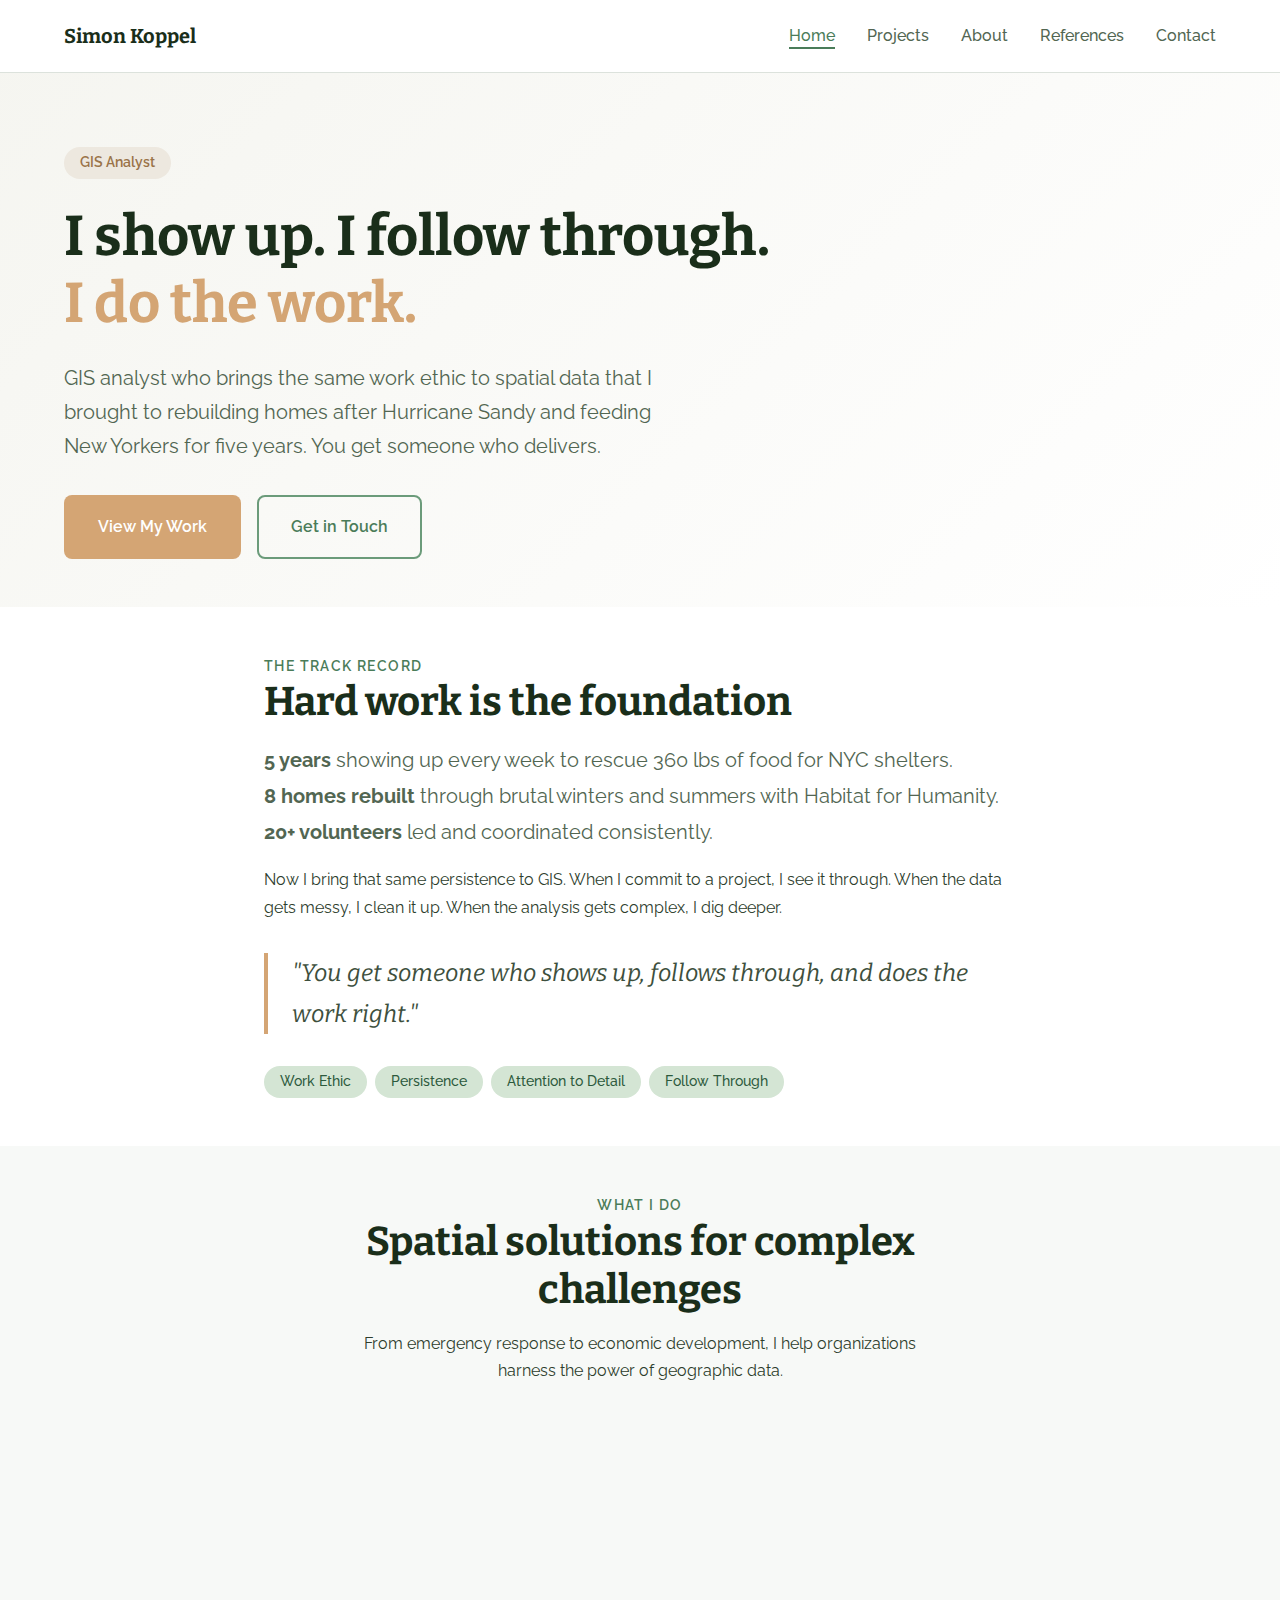
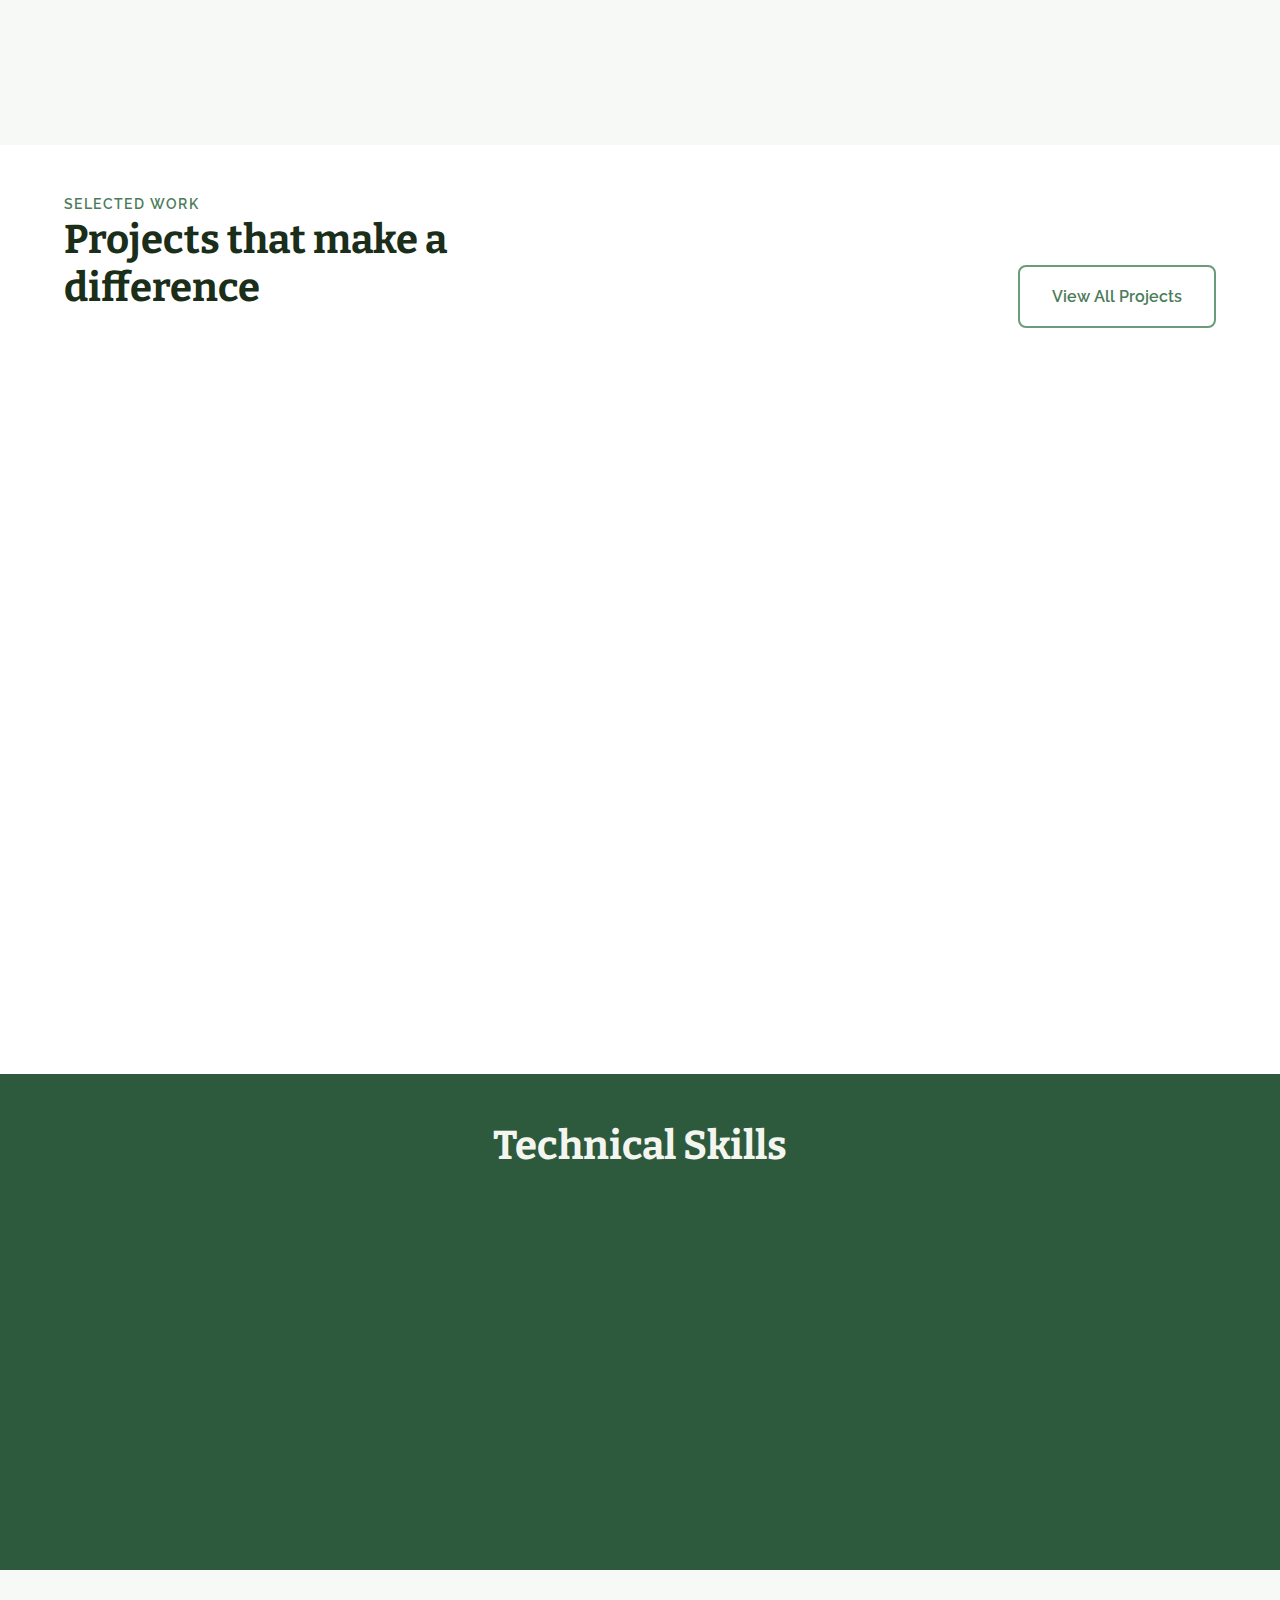
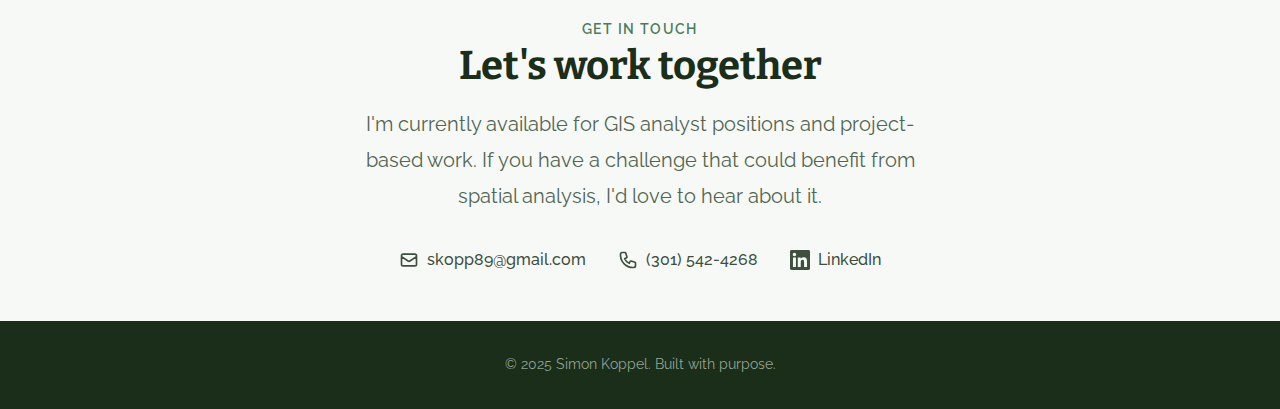
<file: index.html>
kalispell-economic-development.html<!DOCTYPE html>
<html lang="en">
<head>
  <meta charset="UTF-8">
  <meta name="viewport" content="width=device-width, initial-scale=1.0">
  <meta name="description" content="Simon Koppel - GIS Analyst specializing in spatial analysis, data visualization, and community-focused mapping solutions.">
  <title>Simon Koppel | GIS Analyst</title>

  <!-- Fonts -->
  <link rel="preconnect" href="https://fonts.googleapis.com">
  <link rel="preconnect" href="https://fonts.gstatic.com" crossorigin>
  <link href="https://fonts.googleapis.com/css2?family=Bitter:wght@400;500;600;700&family=Raleway:wght@400;500;600;700&display=swap" rel="stylesheet">

  <!-- Styles -->
  <link rel="stylesheet" href="styles.css">
</head>
<body>
  <!-- Navigation -->
  <nav class="nav" id="nav">
    <div class="container">
      <div class="nav__inner">
        <a href="index.html" class="nav__logo">Simon Koppel</a>
        <button class="nav__toggle" aria-label="Toggle navigation" id="navToggle">
          <span></span>
          <span></span>
          <span></span>
        </button>
        <ul class="nav__links" id="navLinks">
          <li><a href="index.html" class="nav__link active">Home</a></li>
          <li><a href="projects.html" class="nav__link">Projects</a></li>
          <li><a href="about.html" class="nav__link">About</a></li>
          <li><a href="references.html" class="nav__link">References</a></li>
          <li><a href="#contact" class="nav__link">Contact</a></li>
        </ul>
      </div>
    </div>
  </nav>

  <!-- Hero Section -->
  <section class="hero">
    <div class="container">
      <div class="hero__content">
        <span class="hero__eyebrow">GIS Analyst</span>
        <h1 class="hero__title">
          I show up. I follow through. <span>I do the work.</span>
        </h1>
        <p class="hero__description">
          GIS analyst who brings the same work ethic to spatial data that I brought to
          rebuilding homes after Hurricane Sandy and feeding New Yorkers for five years.
          You get someone who delivers.
        </p>
        <div class="hero__cta">
          <a href="projects.html" class="btn btn--primary">View My Work</a>
          <a href="#contact" class="btn btn--secondary">Get in Touch</a>
        </div>
      </div>
    </div>
  </section>

  <!-- Why Section -->
  <section class="why" id="why">
    <div class="container container--narrow">
      <span class="section-label">The Track Record</span>
      <h2>Hard work is the foundation</h2>
      <p class="lead">
        <strong>5 years</strong> showing up every week to rescue 360 lbs of food for NYC shelters.<br>
        <strong>8 homes rebuilt</strong> through brutal winters and summers with Habitat for Humanity.<br>
        <strong>20+ volunteers</strong> led and coordinated consistently.
      </p>
      <p>
        Now I bring that same persistence to GIS. When I commit to a project, I see it through.
        When the data gets messy, I clean it up. When the analysis gets complex, I dig deeper.
      </p>
      <blockquote class="why__quote">
        "You get someone who shows up, follows through, and does the work right."
      </blockquote>
      <div class="why__values">
        <span class="why__value">Work Ethic</span>
        <span class="why__value">Persistence</span>
        <span class="why__value">Attention to Detail</span>
        <span class="why__value">Follow Through</span>
      </div>
    </div>
  </section>

  <!-- Services/How Section -->
  <section class="services" id="services">
    <div class="container">
      <div class="services__header">
        <span class="section-label">What I Do</span>
        <h2>Spatial solutions for complex challenges</h2>
        <p>From emergency response to economic development, I help organizations
           harness the power of geographic data.</p>
      </div>
      <div class="services__grid">
        <div class="service-card">
          <div class="service-card__icon">
            <svg xmlns="http://www.w3.org/2000/svg" fill="none" viewBox="0 0 24 24" stroke="currentColor" stroke-width="2">
              <path stroke-linecap="round" stroke-linejoin="round" d="M9 20l-5.447-2.724A1 1 0 013 16.382V5.618a1 1 0 011.447-.894L9 7m0 13l6-3m-6 3V7m6 10l4.553 2.276A1 1 0 0021 18.382V7.618a1 1 0 00-.553-.894L15 4m0 13V4m0 0L9 7" />
            </svg>
          </div>
          <h3 class="service-card__title">Spatial Analysis</h3>
          <p class="service-card__description">
            Buffer analysis, raster analysis, and site suitability studies to answer
            critical location-based questions.
          </p>
        </div>
        <div class="service-card">
          <div class="service-card__icon">
            <svg xmlns="http://www.w3.org/2000/svg" fill="none" viewBox="0 0 24 24" stroke="currentColor" stroke-width="2">
              <path stroke-linecap="round" stroke-linejoin="round" d="M4 7v10c0 2.21 3.582 4 8 4s8-1.79 8-4V7M4 7c0 2.21 3.582 4 8 4s8-1.79 8-4M4 7c0-2.21 3.582-4 8-4s8 1.79 8 4m0 5c0 2.21-3.582 4-8 4s-8-1.79-8-4" />
            </svg>
          </div>
          <h3 class="service-card__title">Database Development</h3>
          <p class="service-card__description">
            Geodatabase design, SQL queries, and data normalization to organize
            and manage complex spatial datasets.
          </p>
        </div>
        <div class="service-card">
          <div class="service-card__icon">
            <svg xmlns="http://www.w3.org/2000/svg" fill="none" viewBox="0 0 24 24" stroke="currentColor" stroke-width="2">
              <path stroke-linecap="round" stroke-linejoin="round" d="M9 19v-6a2 2 0 00-2-2H5a2 2 0 00-2 2v6a2 2 0 002 2h2a2 2 0 002-2zm0 0V9a2 2 0 012-2h2a2 2 0 012 2v10m-6 0a2 2 0 002 2h2a2 2 0 002-2m0 0V5a2 2 0 012-2h2a2 2 0 012 2v14a2 2 0 01-2 2h-2a2 2 0 01-2-2z" />
            </svg>
          </div>
          <h3 class="service-card__title">Data Visualization</h3>
          <p class="service-card__description">
            Clear, compelling maps and charts that communicate complex data to
            decision-makers and stakeholders.
          </p>
        </div>
      </div>
    </div>
  </section>

  <!-- Featured Projects -->
  <section class="projects" id="projects">
    <div class="container">
      <div class="projects__header">
        <div class="projects__header-text">
          <span class="section-label">Selected Work</span>
          <h2>Projects that make a difference</h2>
        </div>
        <a href="projects.html" class="btn btn--secondary">View All Projects</a>
      </div>
      <div class="projects__grid">
        <!-- Emergency Management Project -->
        <article class="project-card">
          <a href="projects/emergency-management.html">
            <div class="project-card__image">
              <img src="assets/images/alabama-tornadoes.png" alt="Map showing tornado relief zones in Alabama">
            </div>
          </a>
          <div class="project-card__content">
            <span class="project-card__category">Emergency Management</span>
            <h3 class="project-card__title">
              <a href="projects/emergency-management.html">Alabama Tornado Relief Analysis</a>
            </h3>
            <p class="project-card__description">
              Identified high-need zones for emergency relief centers using buffer analysis
              around 2011 tornado paths, enabling efficient allocation of disaster resources.
            </p>
            <div class="project-card__tags">
              <span class="project-card__tag">ArcGIS Pro</span>
              <span class="project-card__tag">Buffer Analysis</span>
              <span class="project-card__tag">Emergency Response</span>
            </div>
            <a href="projects/emergency-management.html" class="project-card__link">
              View Project
              <svg xmlns="http://www.w3.org/2000/svg" width="16" height="16" fill="none" viewBox="0 0 24 24" stroke="currentColor" stroke-width="2">
                <path stroke-linecap="round" stroke-linejoin="round" d="M17 8l4 4m0 0l-4 4m4-4H3" />
              </svg>
            </a>
          </div>
        </article>

     

        <!-- Land Use Project -->
        <article class="project-card">
          <a href="projects/land-use-management.html">
            <div class="project-card__image">
              <img src="assets/images/napa-vineyards.png" alt="Map showing suitable vineyard sites in Napa County">
            </div>
          </a>
          <div class="project-card__content">
            <span class="project-card__category">Land Use Management</span>
            <h3 class="project-card__title">
              <a href="projects/land-use-management.html">Napa County Vineyard Site Selection</a>
            </h3>
            <p class="project-card__description">
              Applied raster analysis to identify 1,270+ acres of optimal vineyard locations
              based on floodplain, slope, wind, and soil conditions.
            </p>
            <div class="project-card__tags">
              <span class="project-card__tag">ArcGIS Pro</span>
              <span class="project-card__tag">Raster Analysis</span>
              <span class="project-card__tag">Site Suitability</span>
            </div>
            <a href="projects/land-use-management.html" class="project-card__link">
              View Project
              <svg xmlns="http://www.w3.org/2000/svg" width="16" height="16" fill="none" viewBox="0 0 24 24" stroke="currentColor" stroke-width="2">
                <path stroke-linecap="round" stroke-linejoin="round" d="M17 8l4 4m0 0l-4 4m4-4H3" />
              </svg>
            </a>
          </div>
        </article>

        

       

    </div>
    </div>
  </section>

  <!-- Skills Section -->
  <section class="skills" id="skills">
    <div class="container">
      <h2>Technical Skills</h2>
      <div class="skills__grid">
        <div class="skill-group">
          <h3 class="skill-group__title">GIS & Mapping</h3>
          <ul class="skill-group__list">
            <li class="skill-group__item">ArcGIS Pro</li>
            <li class="skill-group__item">QGIS</li>
            <li class="skill-group__item">Buffer Analysis</li>
            <li class="skill-group__item">Raster Analysis</li>
            <li class="skill-group__item">Georeferencing</li>
            <li class="skill-group__item">Shapefile Creation</li>
          </ul>
        </div>
        <div class="skill-group">
          <h3 class="skill-group__title">Data & Analysis</h3>
          <ul class="skill-group__list">
            <li class="skill-group__item">SQL</li>
            <li class="skill-group__item">Python</li>
            <li class="skill-group__item">Tableau</li>
            <li class="skill-group__item">Geodatabase Design</li>
            <li class="skill-group__item">Data Normalization</li>
            <li class="skill-group__item">Statistical Analysis</li>
          </ul>
        </div>
        <div class="skill-group">
          <h3 class="skill-group__title">Professional</h3>
          <ul class="skill-group__list">
            <li class="skill-group__item">Team Leadership</li>
            <li class="skill-group__item">Volunteer Coordination</li>
            <li class="skill-group__item">Community Outreach</li>
            <li class="skill-group__item">Project Management</li>
            <li class="skill-group__item">Technical Writing</li>
            <li class="skill-group__item">Public Speaking</li>
          </ul>
        </div>
      </div>
    </div>
  </section>

  <!-- Contact Section -->
  <section class="contact" id="contact">
    <div class="container">
      <div class="contact__content">
        <span class="section-label">Get in Touch</span>
        <h2>Let's work together</h2>
        <p class="lead">
          I'm currently available for GIS analyst positions and project-based work.
          If you have a challenge that could benefit from spatial analysis, I'd love to hear about it.
        </p>
        <div class="contact__links">
          <a href="mailto:skopp89@gmail.com" class="contact__link">
            <svg xmlns="http://www.w3.org/2000/svg" width="20" height="20" fill="none" viewBox="0 0 24 24" stroke="currentColor" stroke-width="2">
              <path stroke-linecap="round" stroke-linejoin="round" d="M3 8l7.89 5.26a2 2 0 002.22 0L21 8M5 19h14a2 2 0 002-2V7a2 2 0 00-2-2H5a2 2 0 00-2 2v10a2 2 0 002 2z" />
            </svg>
            skopp89@gmail.com
          </a>
          <a href="tel:+13015424268" class="contact__link">
            <svg xmlns="http://www.w3.org/2000/svg" width="20" height="20" fill="none" viewBox="0 0 24 24" stroke="currentColor" stroke-width="2">
              <path stroke-linecap="round" stroke-linejoin="round" d="M3 5a2 2 0 012-2h3.28a1 1 0 01.948.684l1.498 4.493a1 1 0 01-.502 1.21l-2.257 1.13a11.042 11.042 0 005.516 5.516l1.13-2.257a1 1 0 011.21-.502l4.493 1.498a1 1 0 01.684.949V19a2 2 0 01-2 2h-1C9.716 21 3 14.284 3 6V5z" />
            </svg>
            (301) 542-4268
          </a>
          <a href="https://www.linkedin.com/in/simonkoppel" target="_blank" rel="noopener noreferrer" class="contact__link">
            <svg xmlns="http://www.w3.org/2000/svg" width="20" height="20" fill="currentColor" viewBox="0 0 24 24">
              <path d="M20.447 20.452h-3.554v-5.569c0-1.328-.027-3.037-1.852-3.037-1.853 0-2.136 1.445-2.136 2.939v5.667H9.351V9h3.414v1.561h.046c.477-.9 1.637-1.85 3.37-1.85 3.601 0 4.267 2.37 4.267 5.455v6.286zM5.337 7.433c-1.144 0-2.063-.926-2.063-2.065 0-1.138.92-2.063 2.063-2.063 1.14 0 2.064.925 2.064 2.063 0 1.139-.925 2.065-2.064 2.065zm1.782 13.019H3.555V9h3.564v11.452zM22.225 0H1.771C.792 0 0 .774 0 1.729v20.542C0 23.227.792 24 1.771 24h20.451C23.2 24 24 23.227 24 22.271V1.729C24 .774 23.2 0 22.222 0h.003z"/>
            </svg>
            LinkedIn
          </a>
        </div>
      </div>
    </div>
  </section>

  <!-- Footer -->
  <footer class="footer">
    <div class="container">
      <p>&copy; 2025 Simon Koppel. Built with purpose.</p>
    </div>
  </footer>

  <script src="script.js"></script>
</body>
</html>
</file>
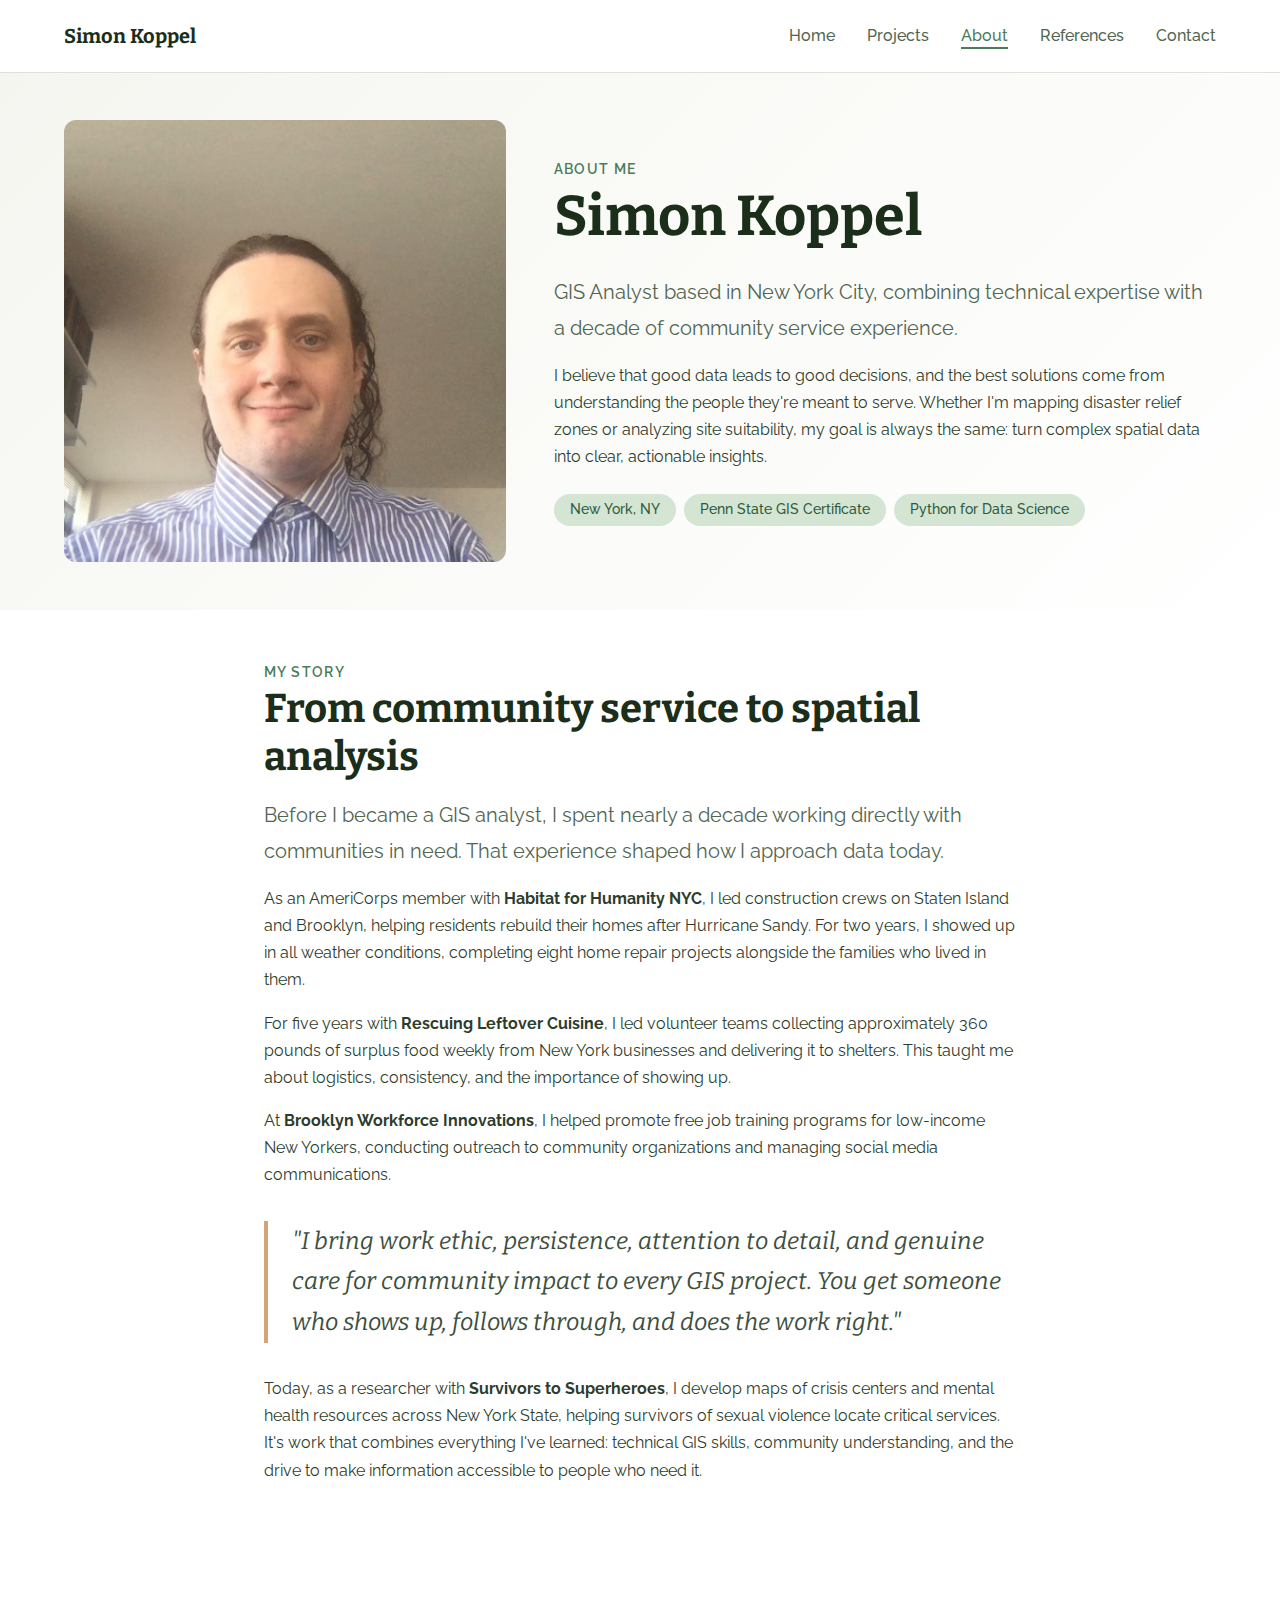
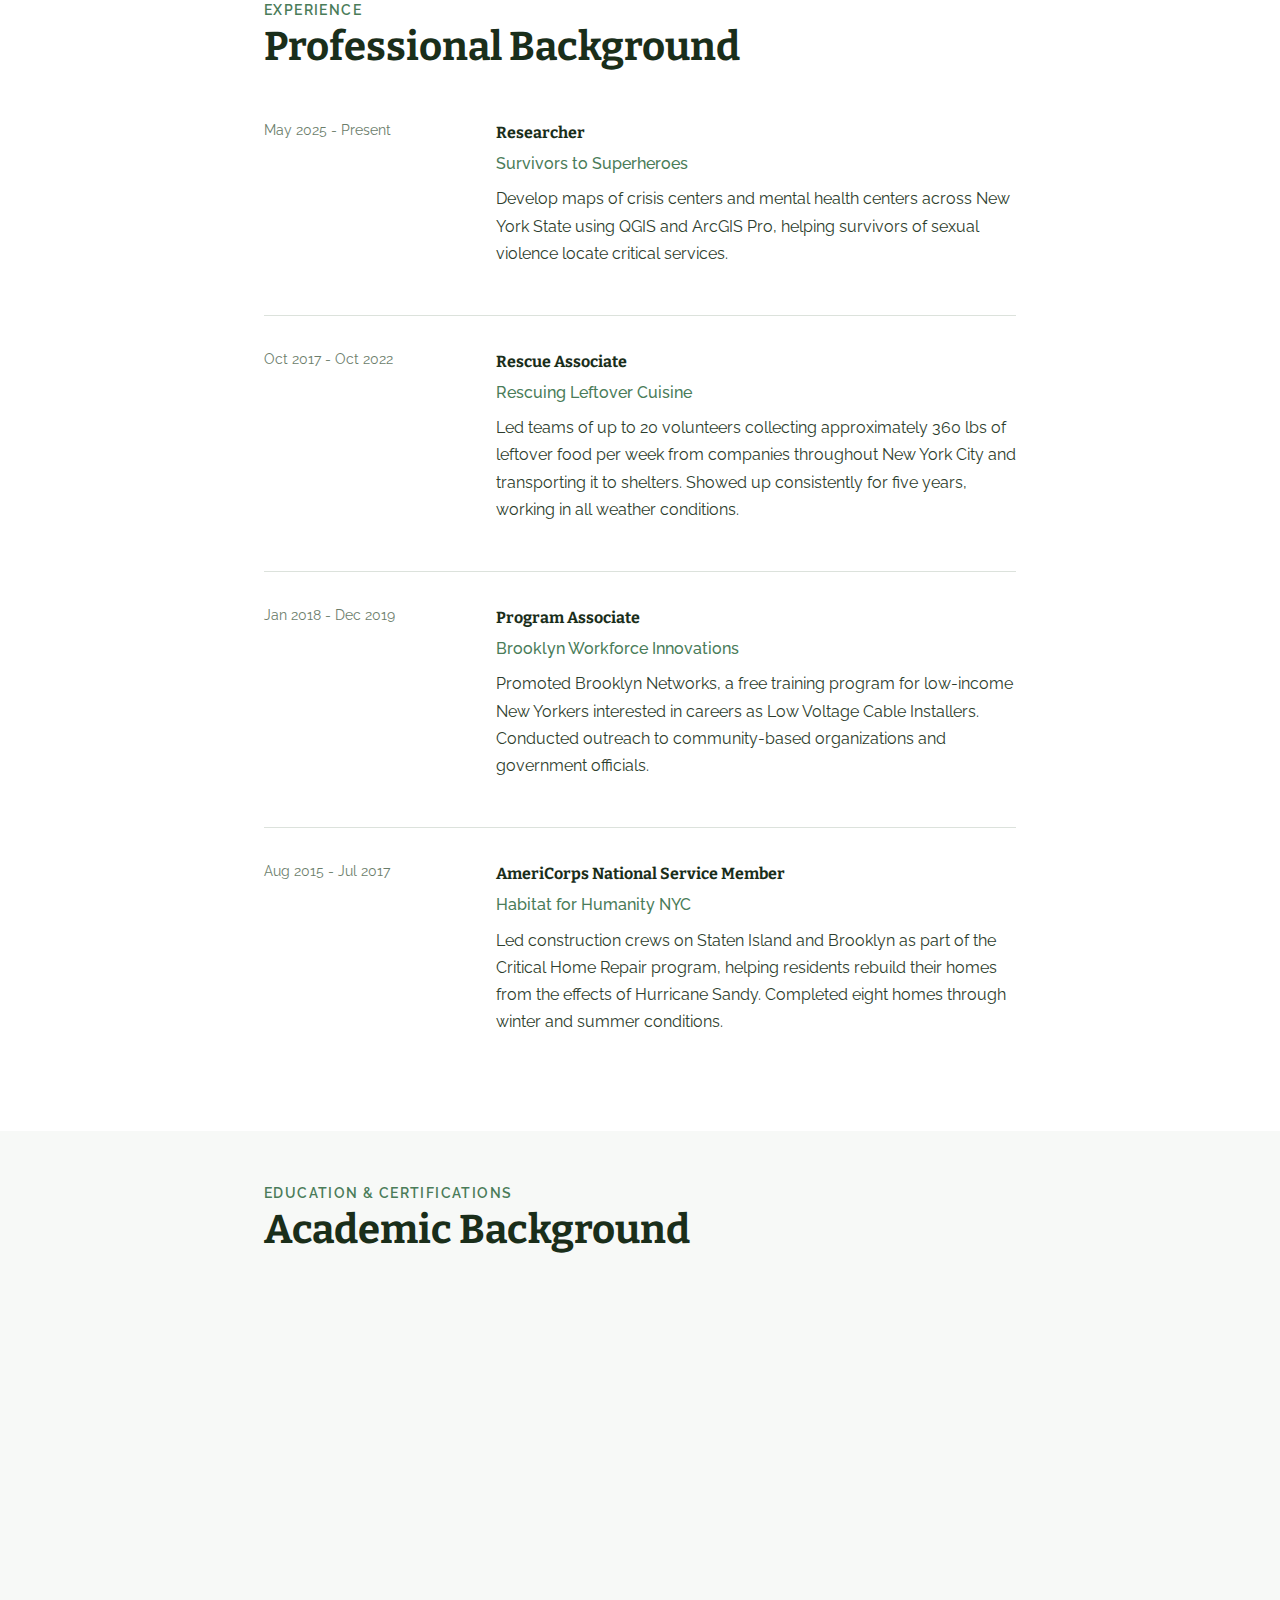
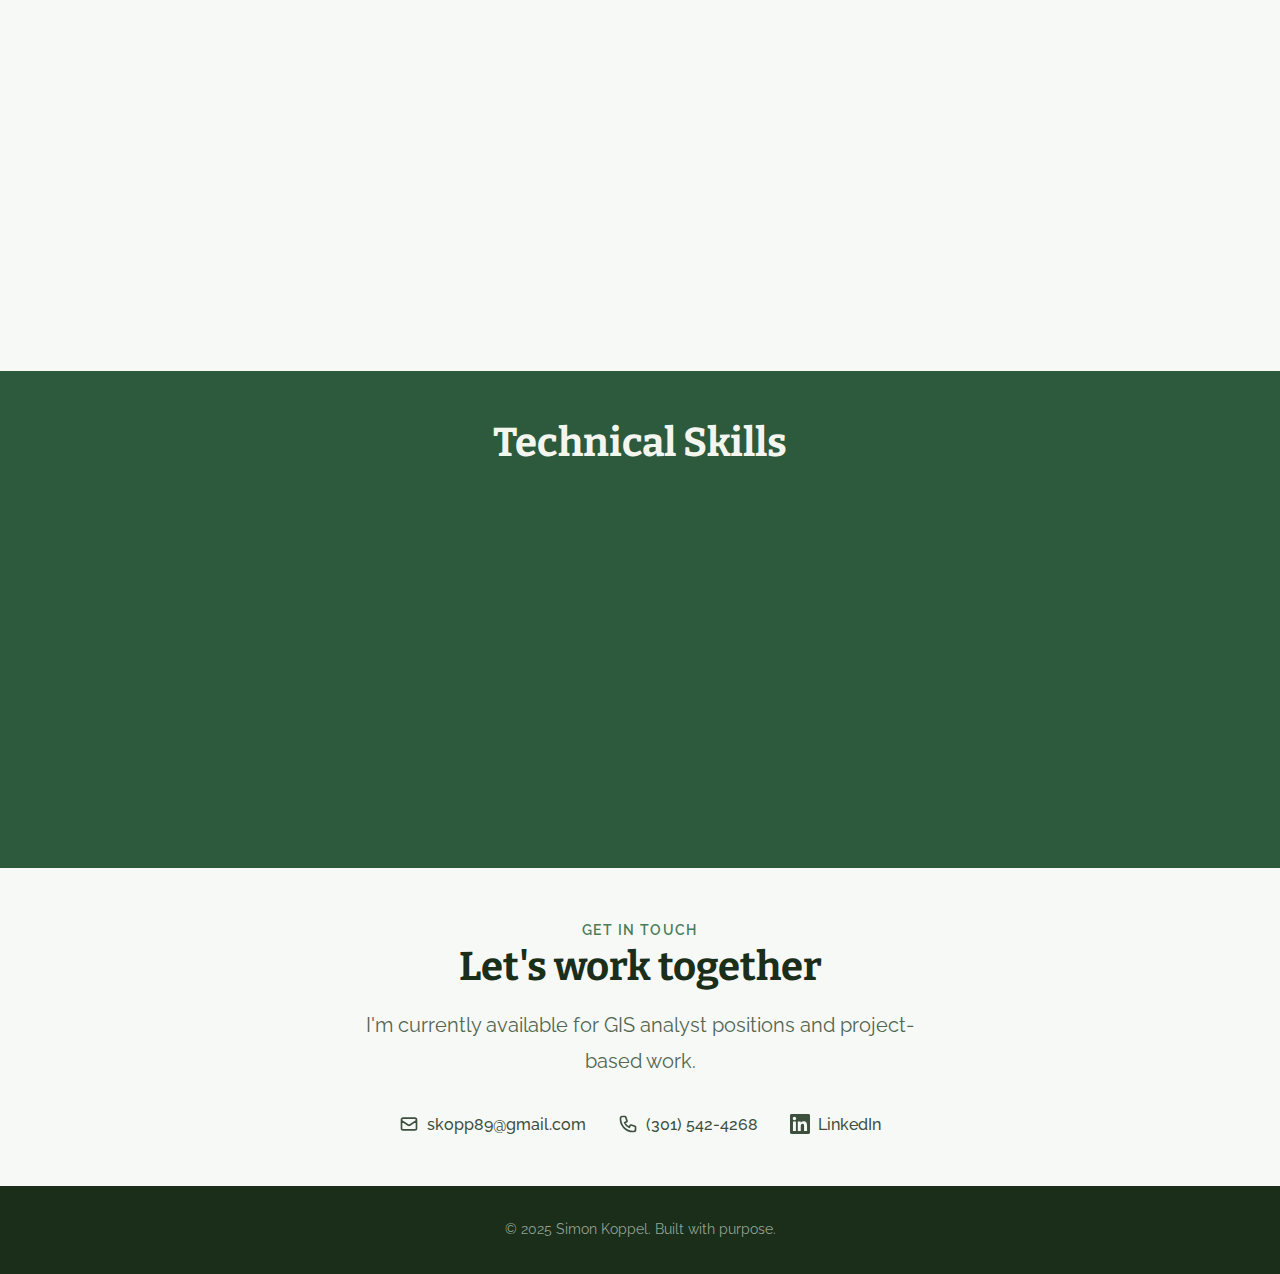
<file: about.html>
<!DOCTYPE html>
<html lang="en">
<head>
  <meta charset="UTF-8">
  <meta name="viewport" content="width=device-width, initial-scale=1.0">
  <meta name="description" content="About Simon Koppel - GIS Analyst with a background in community service, bringing purpose-driven analysis to spatial data.">
  <title>About | Simon Koppel - GIS Analyst</title>

  <!-- Fonts -->
  <link rel="preconnect" href="https://fonts.googleapis.com">
  <link rel="preconnect" href="https://fonts.gstatic.com" crossorigin>
  <link href="https://fonts.googleapis.com/css2?family=Bitter:wght@400;500;600;700&family=Raleway:wght@400;500;600;700&display=swap" rel="stylesheet">

  <!-- Styles -->
  <link rel="stylesheet" href="styles.css">
</head>
<body>
  <!-- Navigation -->
  <nav class="nav" id="nav">
    <div class="container">
      <div class="nav__inner">
        <a href="index.html" class="nav__logo">Simon Koppel</a>
        <button class="nav__toggle" aria-label="Toggle navigation" id="navToggle">
          <span></span>
          <span></span>
          <span></span>
        </button>
        <ul class="nav__links" id="navLinks">
          <li><a href="index.html" class="nav__link">Home</a></li>
          <li><a href="projects.html" class="nav__link">Projects</a></li>
          <li><a href="about.html" class="nav__link active">About</a></li>
          <li><a href="references.html" class="nav__link">References</a></li>
          <li><a href="index.html#contact" class="nav__link">Contact</a></li>
        </ul>
      </div>
    </div>
  </nav>

  <!-- About Hero -->
  <section class="about-hero">
    <div class="container">
      <div class="about-hero__grid">
        <div class="about-hero__image">
  <img src="assets/images/simon_koppel_linkedin.jpeg"
       alt="Simon Koppel professional headshot"
       class="about-hero__headshot">
</div>

        <div class="about-hero__content">
          <span class="section-label">About Me</span>
          <h1>Simon Koppel</h1>
          <p class="lead">
            GIS Analyst based in New York City, combining technical expertise
            with a decade of community service experience.
          </p>
          <p>
            I believe that good data leads to good decisions, and the best solutions
            come from understanding the people they're meant to serve. Whether I'm
            mapping disaster relief zones or analyzing site suitability, my goal is
            always the same: turn complex spatial data into clear, actionable insights.
          </p>
          <div class="why__values" style="margin-top: 1.5rem;">
            <span class="why__value">New York, NY</span>
            <span class="why__value">Penn State GIS Certificate</span>
            <span class="why__value">Python for Data Science</span>
          </div>
        </div>
      </div>
    </div>
  </section>

  <!-- Story Section -->
  <section class="why">
    <div class="container container--narrow">
      <span class="section-label">My Story</span>
      <h2>From community service to spatial analysis</h2>
      <p class="lead">
        Before I became a GIS analyst, I spent nearly a decade working directly with
        communities in need. That experience shaped how I approach data today.
      </p>
      <p>
        As an AmeriCorps member with <strong>Habitat for Humanity NYC</strong>, I led
        construction crews on Staten Island and Brooklyn, helping residents rebuild
        their homes after Hurricane Sandy. For two years, I showed up in all weather
        conditions, completing eight home repair projects alongside the families who
        lived in them.
      </p>
      <p>
        For five years with <strong>Rescuing Leftover Cuisine</strong>, I led volunteer
        teams collecting approximately 360 pounds of surplus food weekly from New York
        businesses and delivering it to shelters. This taught me about logistics,
        consistency, and the importance of showing up.
      </p>
      <p>
        At <strong>Brooklyn Workforce Innovations</strong>, I helped promote free job
        training programs for low-income New Yorkers, conducting outreach to community
        organizations and managing social media communications.
      </p>
      <blockquote class="why__quote">
        "I bring work ethic, persistence, attention to detail, and genuine care for
        community impact to every GIS project. You get someone who shows up, follows
        through, and does the work right."
      </blockquote>
      <p>
        Today, as a researcher with <strong>Survivors to Superheroes</strong>, I develop
        maps of crisis centers and mental health resources across New York State, helping
        survivors of sexual violence locate critical services. It's work that combines
        everything I've learned: technical GIS skills, community understanding, and the
        drive to make information accessible to people who need it.
      </p>
    </div>
  </section>

  <!-- Experience Section -->
  <section class="experience">
    <div class="container container--narrow">
      <span class="section-label">Experience</span>
      <h2>Professional Background</h2>

      <div class="experience__item">
        <div class="experience__date">May 2025 - Present</div>
        <div class="experience__details">
          <div class="experience__role">Researcher</div>
          <div class="experience__company">Survivors to Superheroes</div>
          <p>
            Develop maps of crisis centers and mental health centers across New York
            State using QGIS and ArcGIS Pro, helping survivors of sexual violence
            locate critical services.
          </p>
        </div>
      </div>

      <div class="experience__item">
        <div class="experience__date">Oct 2017 - Oct 2022</div>
        <div class="experience__details">
          <div class="experience__role">Rescue Associate</div>
          <div class="experience__company">Rescuing Leftover Cuisine</div>
          <p>
            Led teams of up to 20 volunteers collecting approximately 360 lbs of
            leftover food per week from companies throughout New York City and
            transporting it to shelters. Showed up consistently for five years,
            working in all weather conditions.
          </p>
        </div>
      </div>

      <div class="experience__item">
        <div class="experience__date">Jan 2018 - Dec 2019</div>
        <div class="experience__details">
          <div class="experience__role">Program Associate</div>
          <div class="experience__company">Brooklyn Workforce Innovations</div>
          <p>
            Promoted Brooklyn Networks, a free training program for low-income
            New Yorkers interested in careers as Low Voltage Cable Installers.
            Conducted outreach to community-based organizations and government officials.
          </p>
        </div>
      </div>

      <div class="experience__item">
        <div class="experience__date">Aug 2015 - Jul 2017</div>
        <div class="experience__details">
          <div class="experience__role">AmeriCorps National Service Member</div>
          <div class="experience__company">Habitat for Humanity NYC</div>
          <p>
            Led construction crews on Staten Island and Brooklyn as part of the
            Critical Home Repair program, helping residents rebuild their homes
            from the effects of Hurricane Sandy. Completed eight homes through
            winter and summer conditions.
          </p>
        </div>
      </div>
    </div>
  </section>

  <!-- Education Section -->
  <section class="services">
    <div class="container container--narrow">
      <span class="section-label">Education & Certifications</span>
      <h2>Academic Background</h2>

      <div class="services__grid" style="grid-template-columns: 1fr; gap: 1.5rem;">
        <div class="service-card">
          <h3 class="service-card__title">Graduate Certificate, Geographic Information Systems</h3>
          <p style="color: var(--green-700); font-weight: 500; margin-bottom: 0.5rem;">Penn State World Campus | May 2024</p>
          <p class="service-card__description">
            Yearlong program covering ArcGIS Pro, QGIS, spatial analysis, database
            development, and data visualization. Completed coursework in buffer
            analysis, raster analysis, georeferencing, and geodatabase design.
          </p>
        </div>

        <div class="service-card">
          <h3 class="service-card__title">Certificate of Completion, Python for Data Science</h3>
          <p style="color: var(--green-700); font-weight: 500; margin-bottom: 0.5rem;">Noble Desktop | September 2025</p>
          <p class="service-card__description">
            Four-week intensive program covering Python fundamentals for data analysis,
            manipulation, and visualization.
          </p>
        </div>

        <div class="service-card">
          <h3 class="service-card__title">B.A., History</h3>
          <p style="color: var(--green-700); font-weight: 500; margin-bottom: 0.5rem;">University of Maryland, College Park | May 2011</p>
          <p class="service-card__description">
            Published senior thesis on busing efforts at Rosemary Hills Elementary
            School in Silver Spring, Maryland during the early 1980s.
          </p>
        </div>
      </div>
    </div>
  </section>

  <!-- Skills Section -->
  <section class="skills">
    <div class="container">
      <h2>Technical Skills</h2>
      <div class="skills__grid">
        <div class="skill-group">
          <h3 class="skill-group__title">GIS & Mapping</h3>
          <ul class="skill-group__list">
            <li class="skill-group__item">ArcGIS Pro</li>
            <li class="skill-group__item">QGIS</li>
            <li class="skill-group__item">Buffer Analysis</li>
            <li class="skill-group__item">Raster Analysis</li>
            <li class="skill-group__item">Georeferencing</li>
            <li class="skill-group__item">Shapefile Creation</li>
          </ul>
        </div>
        <div class="skill-group">
          <h3 class="skill-group__title">Data & Analysis</h3>
          <ul class="skill-group__list">
            <li class="skill-group__item">SQL</li>
            <li class="skill-group__item">Python</li>
            <li class="skill-group__item">Tableau</li>
            <li class="skill-group__item">Geodatabase Design</li>
            <li class="skill-group__item">Data Normalization</li>
            <li class="skill-group__item">Statistical Analysis</li>
          </ul>
        </div>
        <div class="skill-group">
          <h3 class="skill-group__title">Professional</h3>
          <ul class="skill-group__list">
            <li class="skill-group__item">Team Leadership</li>
            <li class="skill-group__item">Volunteer Coordination</li>
            <li class="skill-group__item">Community Outreach</li>
            <li class="skill-group__item">Project Management</li>
            <li class="skill-group__item">Technical Writing</li>
            <li class="skill-group__item">Public Speaking</li>
          </ul>
        </div>
      </div>
    </div>
  </section>

  <!-- Contact CTA -->
  <section class="contact">
    <div class="container">
      <div class="contact__content">
        <span class="section-label">Get in Touch</span>
        <h2>Let's work together</h2>
        <p class="lead">
          I'm currently available for GIS analyst positions and project-based work.
        </p>
        <div class="contact__links">
          <a href="mailto:skopp89@gmail.com" class="contact__link">
            <svg xmlns="http://www.w3.org/2000/svg" width="20" height="20" fill="none" viewBox="0 0 24 24" stroke="currentColor" stroke-width="2">
              <path stroke-linecap="round" stroke-linejoin="round" d="M3 8l7.89 5.26a2 2 0 002.22 0L21 8M5 19h14a2 2 0 002-2V7a2 2 0 00-2-2H5a2 2 0 00-2 2v10a2 2 0 002 2z" />
            </svg>
            skopp89@gmail.com
          </a>
          <a href="tel:+13015424268" class="contact__link">
            <svg xmlns="http://www.w3.org/2000/svg" width="20" height="20" fill="none" viewBox="0 0 24 24" stroke="currentColor" stroke-width="2">
              <path stroke-linecap="round" stroke-linejoin="round" d="M3 5a2 2 0 012-2h3.28a1 1 0 01.948.684l1.498 4.493a1 1 0 01-.502 1.21l-2.257 1.13a11.042 11.042 0 005.516 5.516l1.13-2.257a1 1 0 011.21-.502l4.493 1.498a1 1 0 01.684.949V19a2 2 0 01-2 2h-1C9.716 21 3 14.284 3 6V5z" />
            </svg>
            (301) 542-4268
          </a>
          <a href="https://www.linkedin.com/in/simonkoppel" target="_blank" rel="noopener noreferrer" class="contact__link">
            <svg xmlns="http://www.w3.org/2000/svg" width="20" height="20" fill="currentColor" viewBox="0 0 24 24">
              <path d="M20.447 20.452h-3.554v-5.569c0-1.328-.027-3.037-1.852-3.037-1.853 0-2.136 1.445-2.136 2.939v5.667H9.351V9h3.414v1.561h.046c.477-.9 1.637-1.85 3.37-1.85 3.601 0 4.267 2.37 4.267 5.455v6.286zM5.337 7.433c-1.144 0-2.063-.926-2.063-2.065 0-1.138.92-2.063 2.063-2.063 1.14 0 2.064.925 2.064 2.063 0 1.139-.925 2.065-2.064 2.065zm1.782 13.019H3.555V9h3.564v11.452zM22.225 0H1.771C.792 0 0 .774 0 1.729v20.542C0 23.227.792 24 1.771 24h20.451C23.2 24 24 23.227 24 22.271V1.729C24 .774 23.2 0 22.222 0h.003z"/>
            </svg>
            LinkedIn
          </a>
        </div>
      </div>
    </div>
  </section>

  <!-- Footer -->
  <footer class="footer">
    <div class="container">
      <p>&copy; 2025 Simon Koppel. Built with purpose.</p>
    </div>
  </footer>

  <script src="script.js"></script>
</body>
</html>
</file>
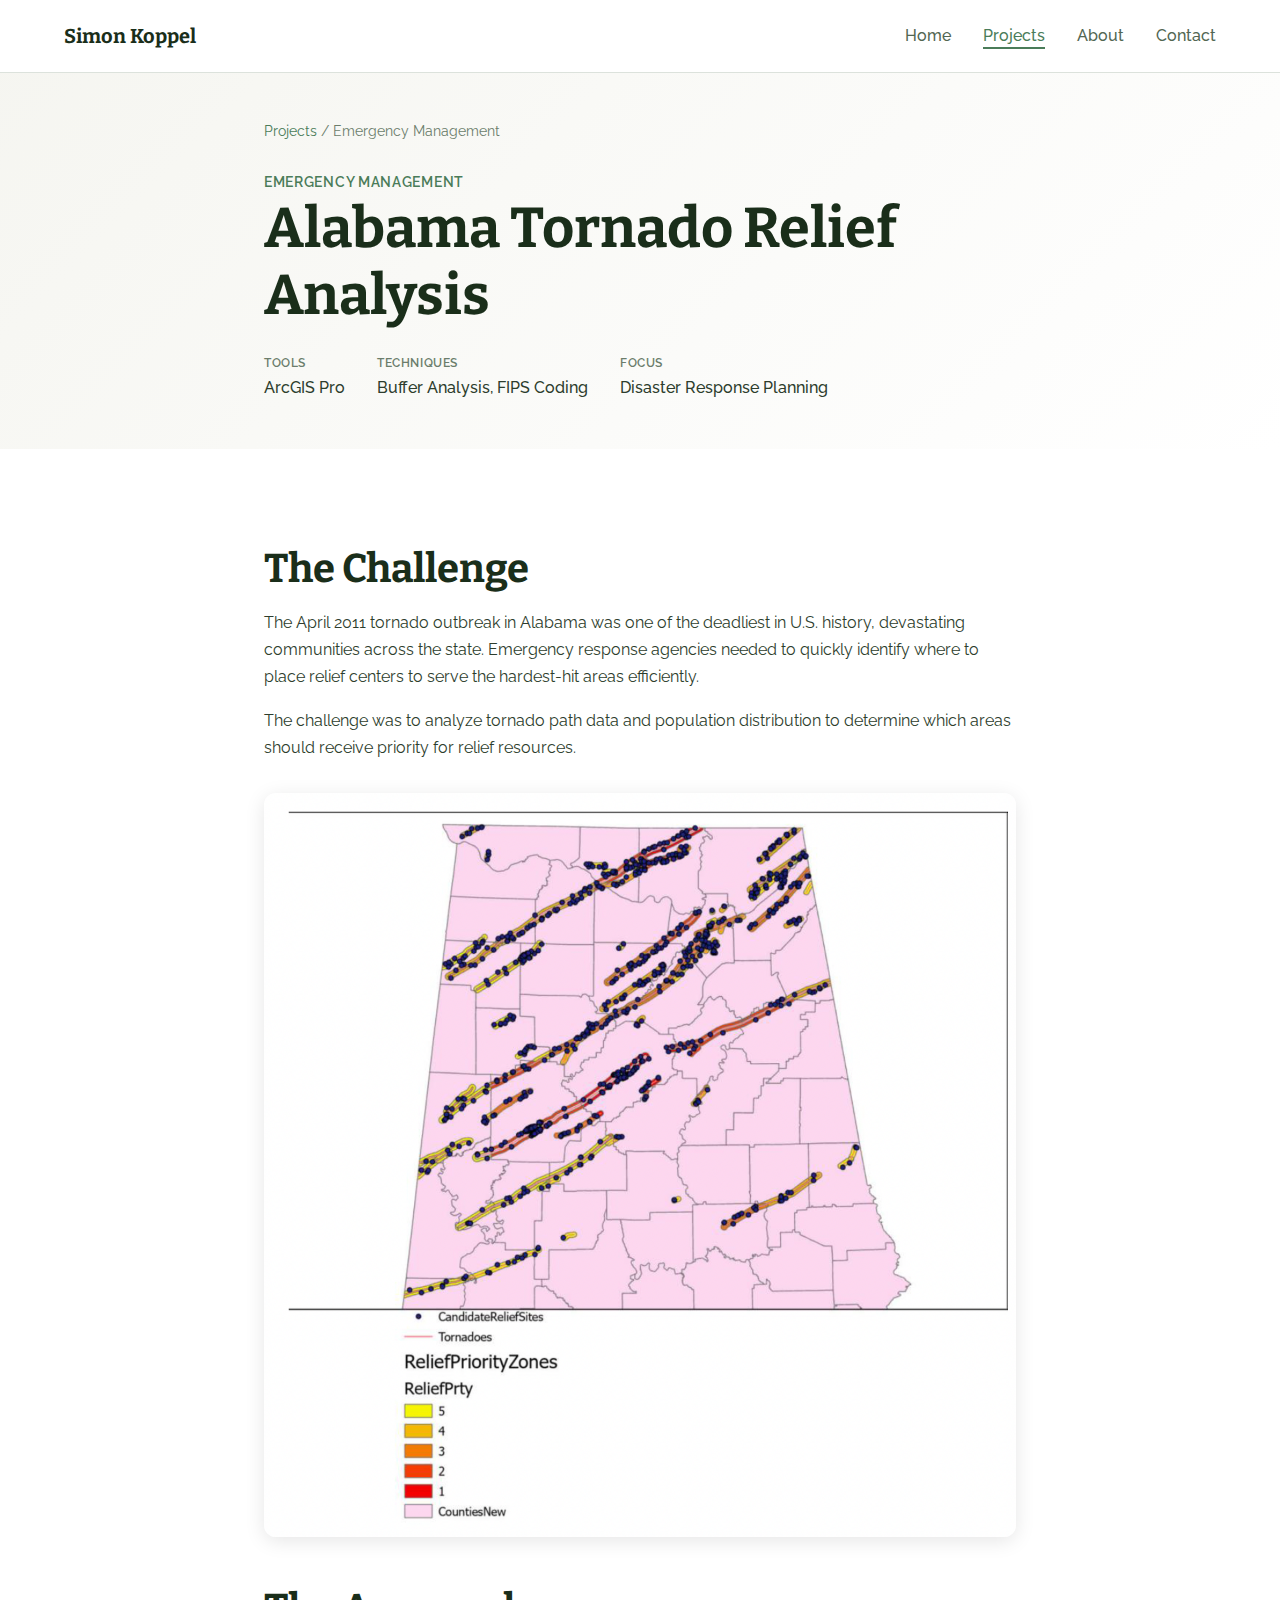
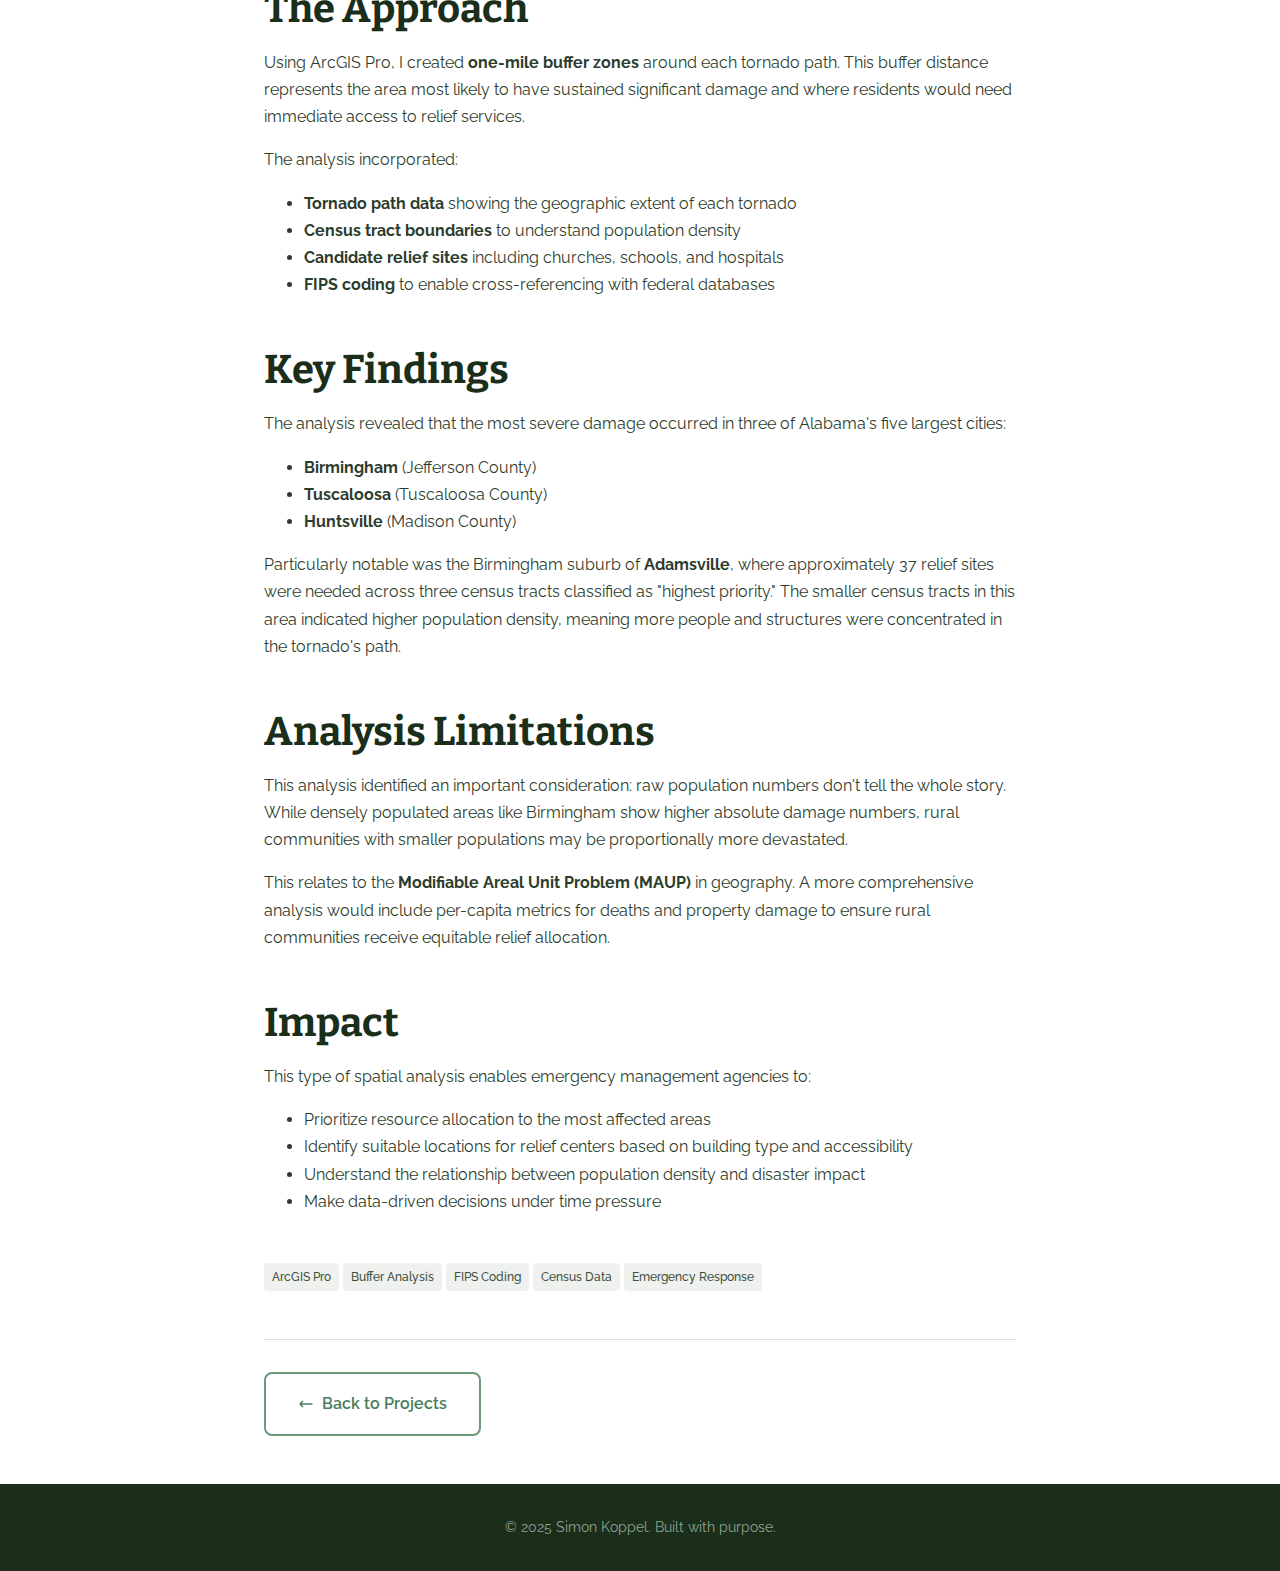
<file: emergency-management.html>
<!DOCTYPE html>
<html lang="en">
<head>
  <meta charset="UTF-8">
  <meta name="viewport" content="width=device-width, initial-scale=1.0">
  <meta name="description" content="GIS analysis of the 2011 Alabama tornado outbreak, identifying high-need zones for emergency relief centers using buffer analysis.">
  <title>Alabama Tornado Relief Analysis | Simon Koppel</title>

  <!-- Fonts -->
  <link rel="preconnect" href="https://fonts.googleapis.com">
  <link rel="preconnect" href="https://fonts.gstatic.com" crossorigin>
  <link href="https://fonts.googleapis.com/css2?family=Bitter:wght@400;500;600;700&family=Raleway:wght@400;500;600;700&display=swap" rel="stylesheet">

  <!-- Styles -->
  <link rel="stylesheet" href="../styles.css">
</head>
<body>
  <!-- Navigation -->
  <nav class="nav" id="nav">
    <div class="container">
      <div class="nav__inner">
        <a href="../index.html" class="nav__logo">Simon Koppel</a>
        <button class="nav__toggle" aria-label="Toggle navigation" id="navToggle">
          <span></span>
          <span></span>
          <span></span>
        </button>
        <ul class="nav__links" id="navLinks">
          <li><a href="../index.html" class="nav__link">Home</a></li>
          <li><a href="../projects.html" class="nav__link active">Projects</a></li>
          <li><a href="../about.html" class="nav__link">About</a></li>
          <li><a href="../index.html#contact" class="nav__link">Contact</a></li>
        </ul>
      </div>
    </div>
  </nav>

  <!-- Project Hero -->
  <section class="project-hero">
    <div class="container container--narrow">
      <p class="project-hero__breadcrumb">
        <a href="../projects.html">Projects</a> / Emergency Management
      </p>
      <span class="project-hero__category">Emergency Management</span>
      <h1 class="project-hero__title">Alabama Tornado Relief Analysis</h1>
      <div class="project-hero__meta">
        <div class="project-hero__meta-item">
          <span class="project-hero__meta-label">Tools</span>
          <span class="project-hero__meta-value">ArcGIS Pro</span>
        </div>
        <div class="project-hero__meta-item">
          <span class="project-hero__meta-label">Techniques</span>
          <span class="project-hero__meta-value">Buffer Analysis, FIPS Coding</span>
        </div>
        <div class="project-hero__meta-item">
          <span class="project-hero__meta-label">Focus</span>
          <span class="project-hero__meta-value">Disaster Response Planning</span>
        </div>
      </div>
    </div>
  </section>

  <!-- Project Content -->
  <section class="project-content">
    <div class="container container--narrow">

      <h2>The Challenge</h2>
      <p>
        The April 2011 tornado outbreak in Alabama was one of the deadliest in U.S. history,
        devastating communities across the state. Emergency response agencies needed to
        quickly identify where to place relief centers to serve the hardest-hit areas
        efficiently.
      </p>
      <p>
        The challenge was to analyze tornado path data and population distribution to
        determine which areas should receive priority for relief resources.
      </p>

      <div class="project-content__image">
        <img src="../assets/images/alabama-tornadoes.png" alt="Map showing tornado paths and relief priority zones across Alabama">
      </div>

      <h2>The Approach</h2>
      <p>
        Using ArcGIS Pro, I created <strong>one-mile buffer zones</strong> around each
        tornado path. This buffer distance represents the area most likely to have
        sustained significant damage and where residents would need immediate access
        to relief services.
      </p>
      <p>
        The analysis incorporated:
      </p>
      <ul>
        <li><strong>Tornado path data</strong> showing the geographic extent of each tornado</li>
        <li><strong>Census tract boundaries</strong> to understand population density</li>
        <li><strong>Candidate relief sites</strong> including churches, schools, and hospitals</li>
        <li><strong>FIPS coding</strong> to enable cross-referencing with federal databases</li>
      </ul>

      <h2>Key Findings</h2>
      <p>
        The analysis revealed that the most severe damage occurred in three of Alabama's
        five largest cities:
      </p>
      <ul>
        <li><strong>Birmingham</strong> (Jefferson County)</li>
        <li><strong>Tuscaloosa</strong> (Tuscaloosa County)</li>
        <li><strong>Huntsville</strong> (Madison County)</li>
      </ul>
      <p>
        Particularly notable was the Birmingham suburb of <strong>Adamsville</strong>,
        where approximately 37 relief sites were needed across three census tracts
        classified as "highest priority." The smaller census tracts in this area
        indicated higher population density, meaning more people and structures were
        concentrated in the tornado's path.
      </p>

      <h2>Analysis Limitations</h2>
      <p>
        This analysis identified an important consideration: raw population numbers
        don't tell the whole story. While densely populated areas like Birmingham
        show higher absolute damage numbers, rural communities with smaller populations
        may be proportionally more devastated.
      </p>
      <p>
        This relates to the <strong>Modifiable Areal Unit Problem (MAUP)</strong> in
        geography. A more comprehensive analysis would include per-capita metrics
        for deaths and property damage to ensure rural communities receive equitable
        relief allocation.
      </p>

      <h2>Impact</h2>
      <p>
        This type of spatial analysis enables emergency management agencies to:
      </p>
      <ul>
        <li>Prioritize resource allocation to the most affected areas</li>
        <li>Identify suitable locations for relief centers based on building type and accessibility</li>
        <li>Understand the relationship between population density and disaster impact</li>
        <li>Make data-driven decisions under time pressure</li>
      </ul>

      <div class="project-card__tags" style="margin-top: 3rem;">
        <span class="project-card__tag">ArcGIS Pro</span>
        <span class="project-card__tag">Buffer Analysis</span>
        <span class="project-card__tag">FIPS Coding</span>
        <span class="project-card__tag">Census Data</span>
        <span class="project-card__tag">Emergency Response</span>
      </div>

      <div style="margin-top: 3rem; padding-top: 2rem; border-top: 1px solid var(--gray-200);">
        <a href="../projects.html" class="btn btn--secondary">
          <svg xmlns="http://www.w3.org/2000/svg" width="16" height="16" fill="none" viewBox="0 0 24 24" stroke="currentColor" stroke-width="2" style="transform: rotate(180deg);">
            <path stroke-linecap="round" stroke-linejoin="round" d="M17 8l4 4m0 0l-4 4m4-4H3" />
          </svg>
          Back to Projects
        </a>
      </div>
    </div>
  </section>

  <!-- Footer -->
  <footer class="footer">
    <div class="container">
      <p>&copy; 2025 Simon Koppel. Built with purpose.</p>
    </div>
  </footer>

  <script src="../script.js"></script>
</body>
</html>
</file>
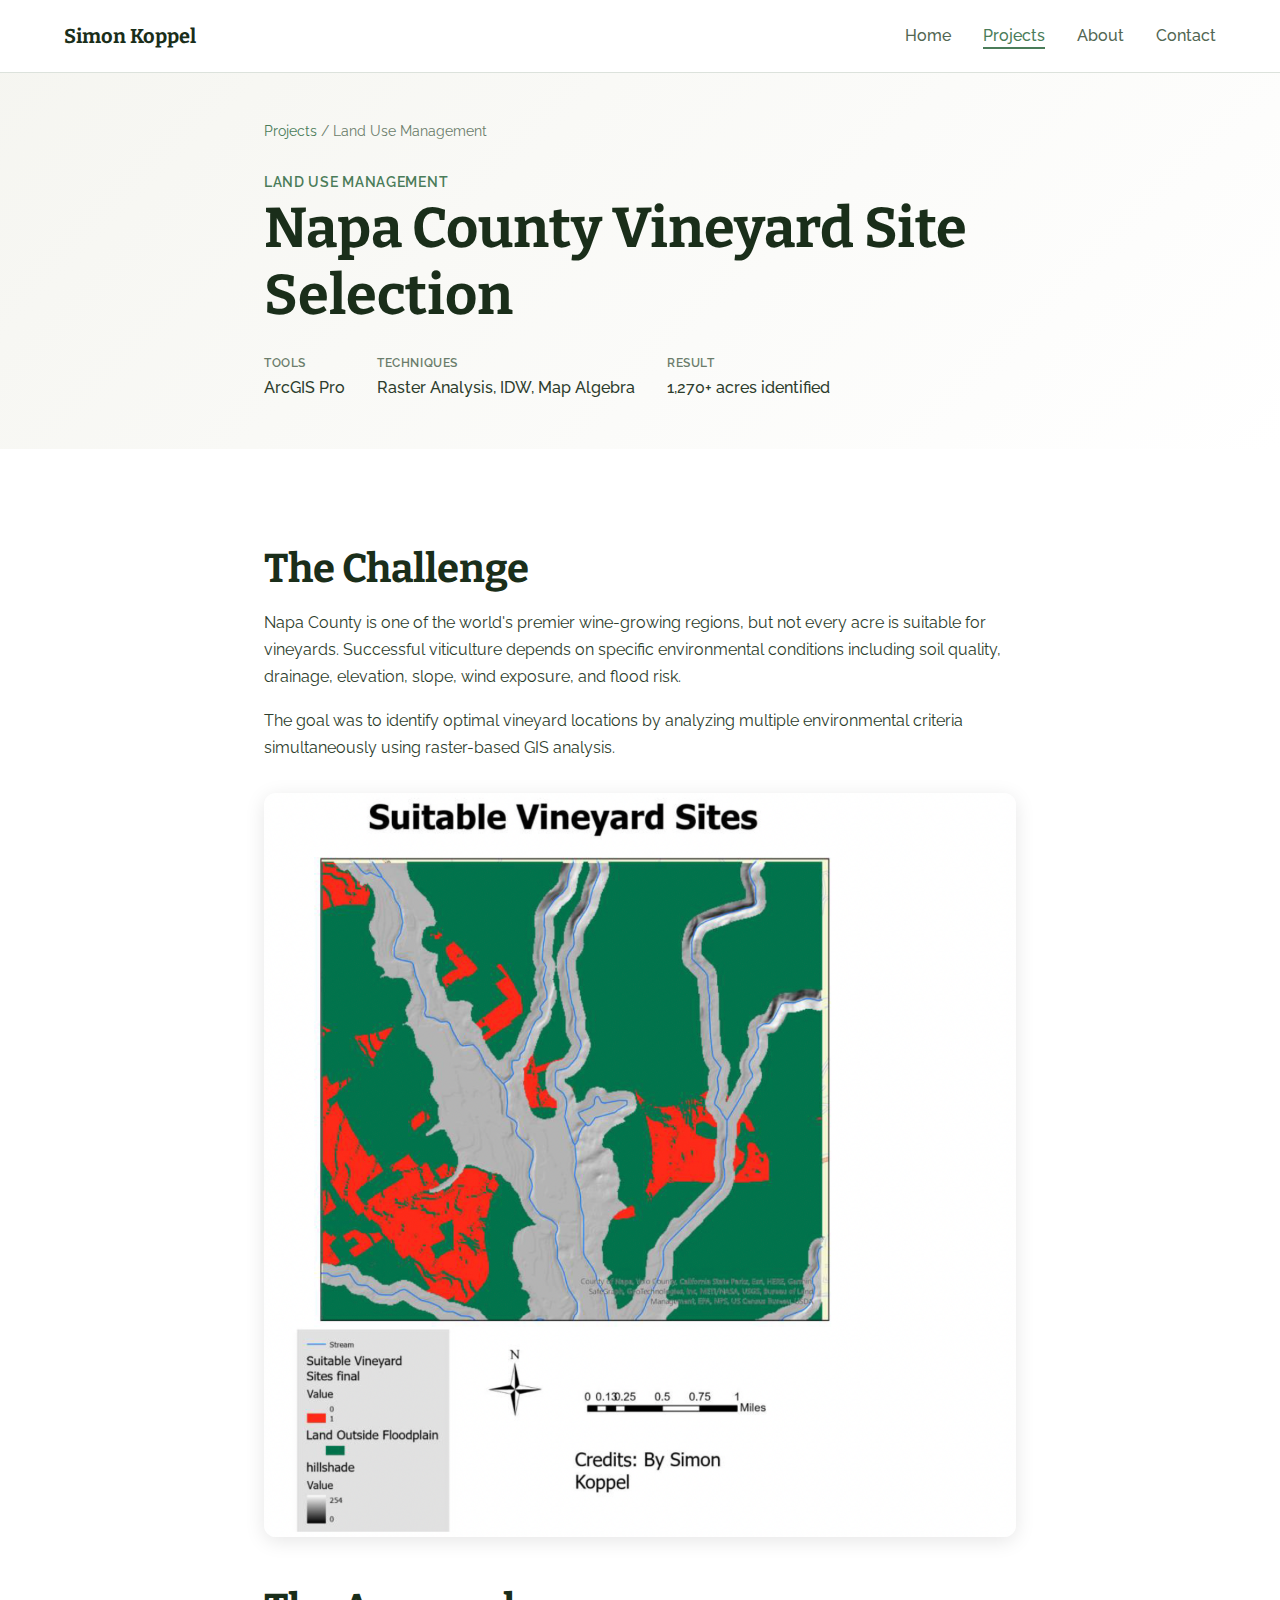
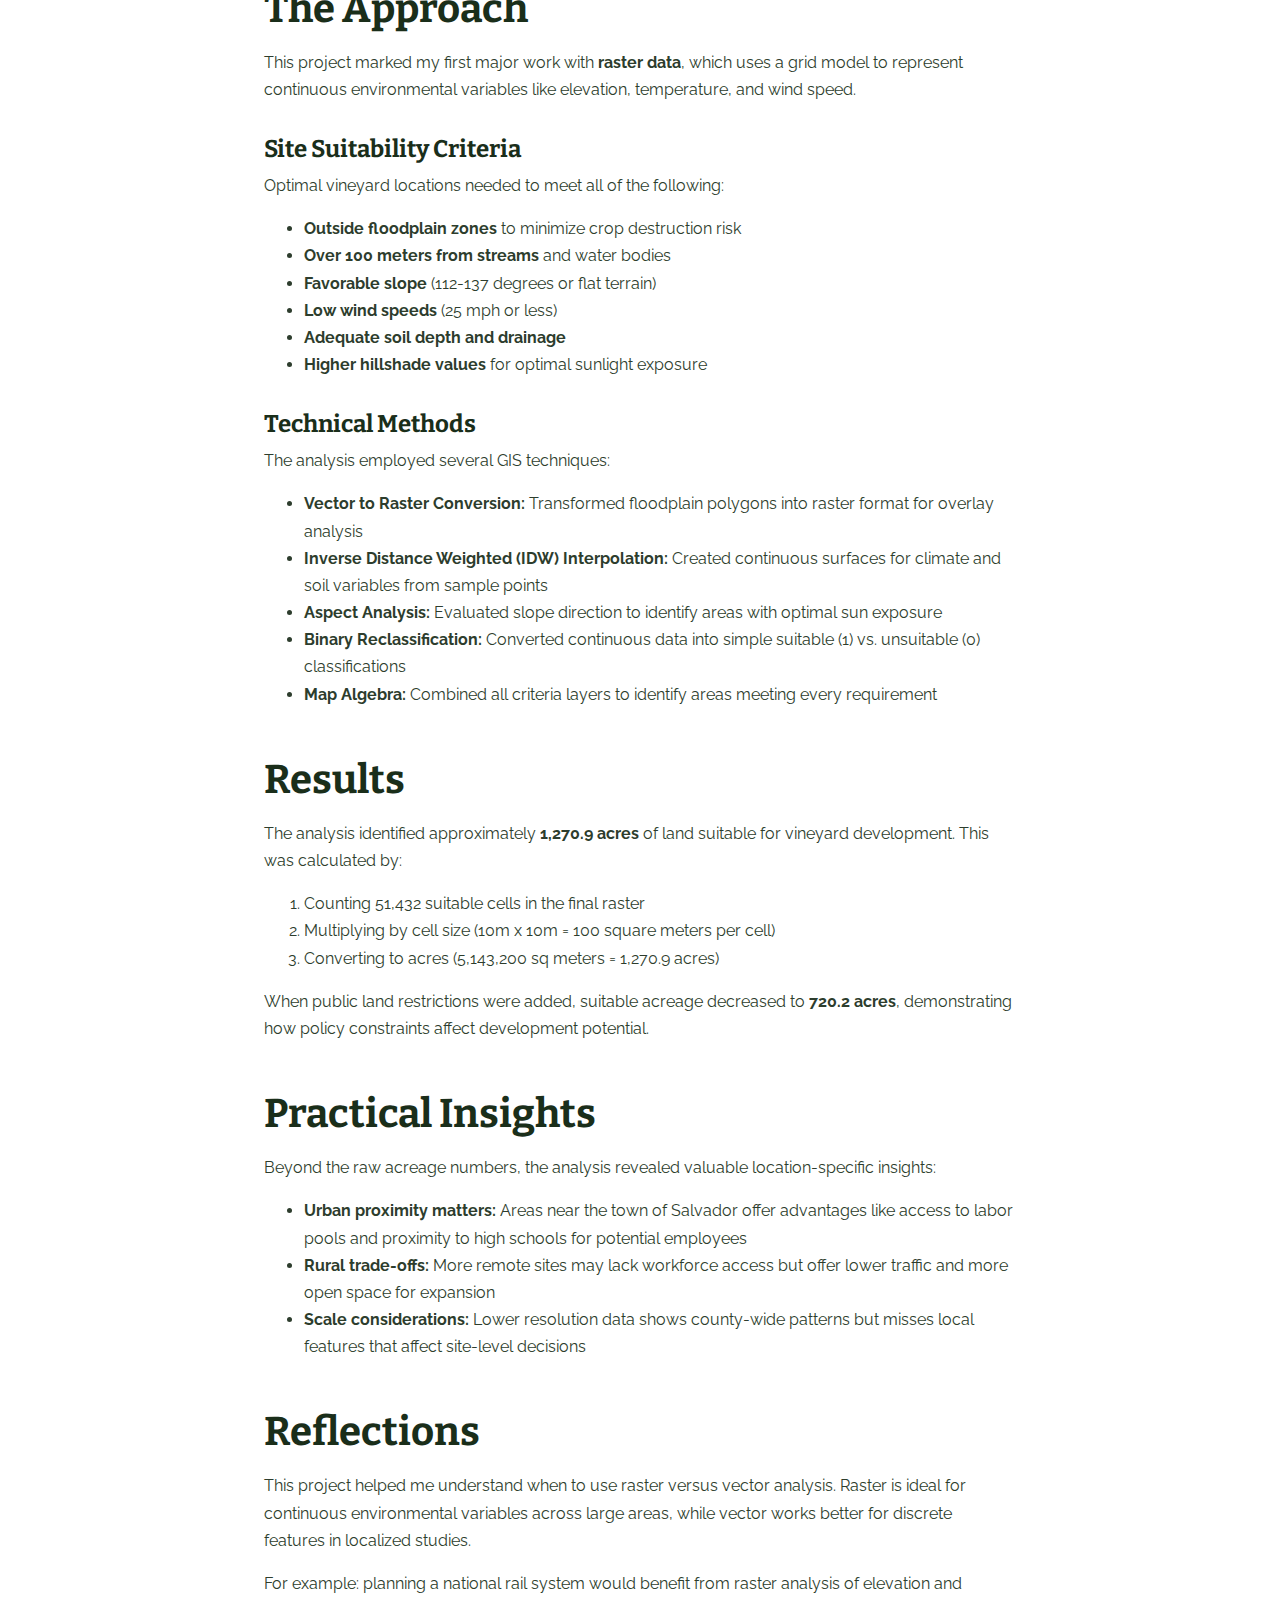
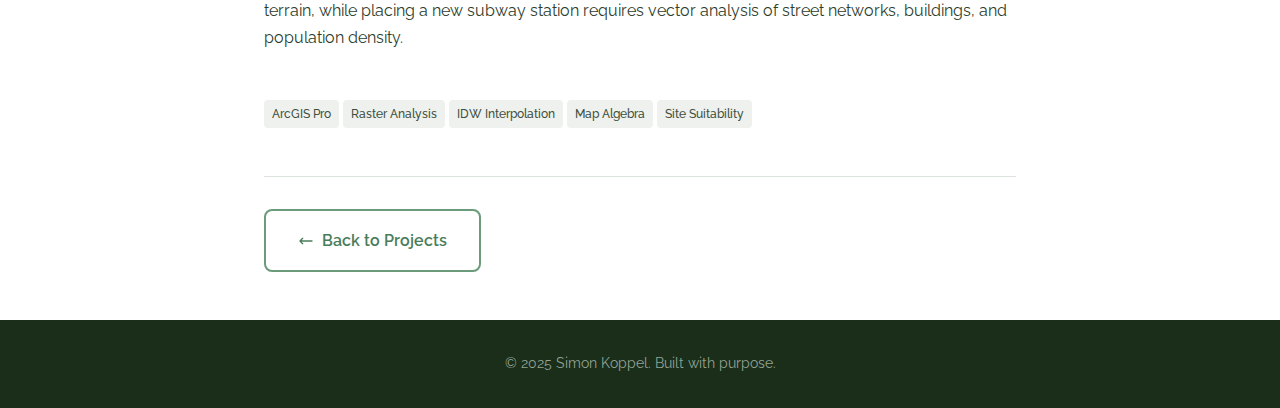
<file: land-use-management.html>
<!DOCTYPE html>
<html lang="en">
<head>
  <meta charset="UTF-8">
  <meta name="viewport" content="width=device-width, initial-scale=1.0">
  <meta name="description" content="GIS site suitability analysis identifying optimal vineyard locations in Napa County using raster analysis.">
  <title>Napa County Vineyard Site Selection | Simon Koppel</title>

  <!-- Fonts -->
  <link rel="preconnect" href="https://fonts.googleapis.com">
  <link rel="preconnect" href="https://fonts.gstatic.com" crossorigin>
  <link href="https://fonts.googleapis.com/css2?family=Bitter:wght@400;500;600;700&family=Raleway:wght@400;500;600;700&display=swap" rel="stylesheet">

  <!-- Styles -->
  <link rel="stylesheet" href="../styles.css">
</head>
<body>
  <!-- Navigation -->
  <nav class="nav" id="nav">
    <div class="container">
      <div class="nav__inner">
        <a href="../index.html" class="nav__logo">Simon Koppel</a>
        <button class="nav__toggle" aria-label="Toggle navigation" id="navToggle">
          <span></span>
          <span></span>
          <span></span>
        </button>
        <ul class="nav__links" id="navLinks">
          <li><a href="../index.html" class="nav__link">Home</a></li>
          <li><a href="../projects.html" class="nav__link active">Projects</a></li>
          <li><a href="../about.html" class="nav__link">About</a></li>
          <li><a href="../index.html#contact" class="nav__link">Contact</a></li>
        </ul>
      </div>
    </div>
  </nav>

  <!-- Project Hero -->
  <section class="project-hero">
    <div class="container container--narrow">
      <p class="project-hero__breadcrumb">
        <a href="../projects.html">Projects</a> / Land Use Management
      </p>
      <span class="project-hero__category">Land Use Management</span>
      <h1 class="project-hero__title">Napa County Vineyard Site Selection</h1>
      <div class="project-hero__meta">
        <div class="project-hero__meta-item">
          <span class="project-hero__meta-label">Tools</span>
          <span class="project-hero__meta-value">ArcGIS Pro</span>
        </div>
        <div class="project-hero__meta-item">
          <span class="project-hero__meta-label">Techniques</span>
          <span class="project-hero__meta-value">Raster Analysis, IDW, Map Algebra</span>
        </div>
        <div class="project-hero__meta-item">
          <span class="project-hero__meta-label">Result</span>
          <span class="project-hero__meta-value">1,270+ acres identified</span>
        </div>
      </div>
    </div>
  </section>

  <!-- Project Content -->
  <section class="project-content">
    <div class="container container--narrow">

      <h2>The Challenge</h2>
      <p>
        Napa County is one of the world's premier wine-growing regions, but not every
        acre is suitable for vineyards. Successful viticulture depends on specific
        environmental conditions including soil quality, drainage, elevation, slope,
        wind exposure, and flood risk.
      </p>
      <p>
        The goal was to identify optimal vineyard locations by analyzing multiple
        environmental criteria simultaneously using raster-based GIS analysis.
      </p>

      <div class="project-content__image">
        <img src="../assets/images/napa-vineyards.png" alt="Map showing suitable vineyard sites in Napa County">
      </div>

      <h2>The Approach</h2>
      <p>
        This project marked my first major work with <strong>raster data</strong>,
        which uses a grid model to represent continuous environmental variables like
        elevation, temperature, and wind speed.
      </p>

      <h3>Site Suitability Criteria</h3>
      <p>Optimal vineyard locations needed to meet all of the following:</p>
      <ul>
        <li><strong>Outside floodplain zones</strong> to minimize crop destruction risk</li>
        <li><strong>Over 100 meters from streams</strong> and water bodies</li>
        <li><strong>Favorable slope</strong> (112-137 degrees or flat terrain)</li>
        <li><strong>Low wind speeds</strong> (25 mph or less)</li>
        <li><strong>Adequate soil depth and drainage</strong></li>
        <li><strong>Higher hillshade values</strong> for optimal sunlight exposure</li>
      </ul>

      <h3>Technical Methods</h3>
      <p>The analysis employed several GIS techniques:</p>
      <ul>
        <li><strong>Vector to Raster Conversion:</strong> Transformed floodplain polygons
            into raster format for overlay analysis</li>
        <li><strong>Inverse Distance Weighted (IDW) Interpolation:</strong> Created
            continuous surfaces for climate and soil variables from sample points</li>
        <li><strong>Aspect Analysis:</strong> Evaluated slope direction to identify
            areas with optimal sun exposure</li>
        <li><strong>Binary Reclassification:</strong> Converted continuous data into
            simple suitable (1) vs. unsuitable (0) classifications</li>
        <li><strong>Map Algebra:</strong> Combined all criteria layers to identify
            areas meeting every requirement</li>
      </ul>

      <h2>Results</h2>
      <p>
        The analysis identified approximately <strong>1,270.9 acres</strong> of land
        suitable for vineyard development. This was calculated by:
      </p>
      <ol>
        <li>Counting 51,432 suitable cells in the final raster</li>
        <li>Multiplying by cell size (10m x 10m = 100 square meters per cell)</li>
        <li>Converting to acres (5,143,200 sq meters = 1,270.9 acres)</li>
      </ol>
      <p>
        When public land restrictions were added, suitable acreage decreased to
        <strong>720.2 acres</strong>, demonstrating how policy constraints affect
        development potential.
      </p>

      <h2>Practical Insights</h2>
      <p>
        Beyond the raw acreage numbers, the analysis revealed valuable location-specific
        insights:
      </p>
      <ul>
        <li><strong>Urban proximity matters:</strong> Areas near the town of Salvador
            offer advantages like access to labor pools and proximity to high schools
            for potential employees</li>
        <li><strong>Rural trade-offs:</strong> More remote sites may lack workforce
            access but offer lower traffic and more open space for expansion</li>
        <li><strong>Scale considerations:</strong> Lower resolution data shows county-wide
            patterns but misses local features that affect site-level decisions</li>
      </ul>

      <h2>Reflections</h2>
      <p>
        This project helped me understand when to use raster versus vector analysis.
        Raster is ideal for continuous environmental variables across large areas,
        while vector works better for discrete features in localized studies.
      </p>
      <p>
        For example: planning a national rail system would benefit from raster analysis
        of elevation and terrain, while placing a new subway station requires vector
        analysis of street networks, buildings, and population density.
      </p>

      <div class="project-card__tags" style="margin-top: 3rem;">
        <span class="project-card__tag">ArcGIS Pro</span>
        <span class="project-card__tag">Raster Analysis</span>
        <span class="project-card__tag">IDW Interpolation</span>
        <span class="project-card__tag">Map Algebra</span>
        <span class="project-card__tag">Site Suitability</span>
      </div>

      <div style="margin-top: 3rem; padding-top: 2rem; border-top: 1px solid var(--gray-200);">
        <a href="../projects.html" class="btn btn--secondary">
          <svg xmlns="http://www.w3.org/2000/svg" width="16" height="16" fill="none" viewBox="0 0 24 24" stroke="currentColor" stroke-width="2" style="transform: rotate(180deg);">
            <path stroke-linecap="round" stroke-linejoin="round" d="M17 8l4 4m0 0l-4 4m4-4H3" />
          </svg>
          Back to Projects
        </a>
      </div>
    </div>
  </section>

  <!-- Footer -->
  <footer class="footer">
    <div class="container">
      <p>&copy; 2025 Simon Koppel. Built with purpose.</p>
    </div>
  </footer>

  <script src="../script.js"></script>
</body>
</html>
</file>
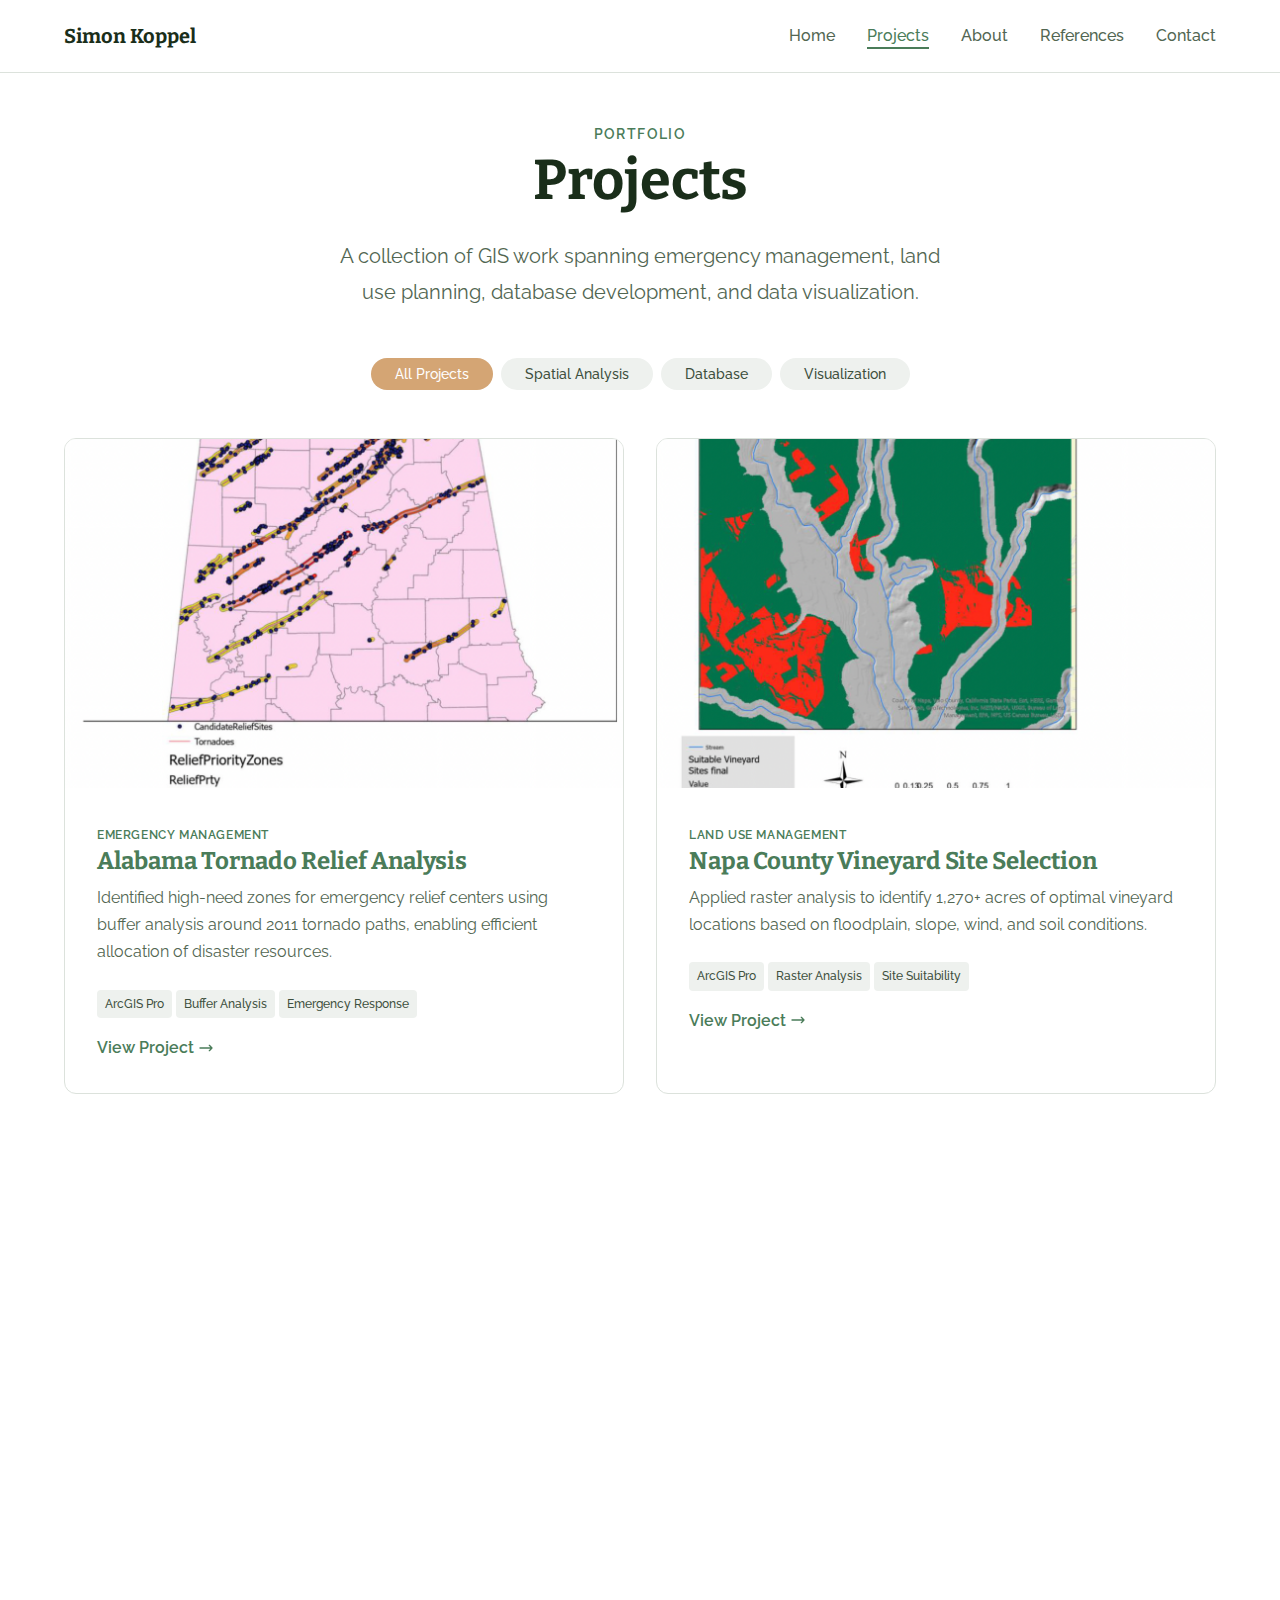
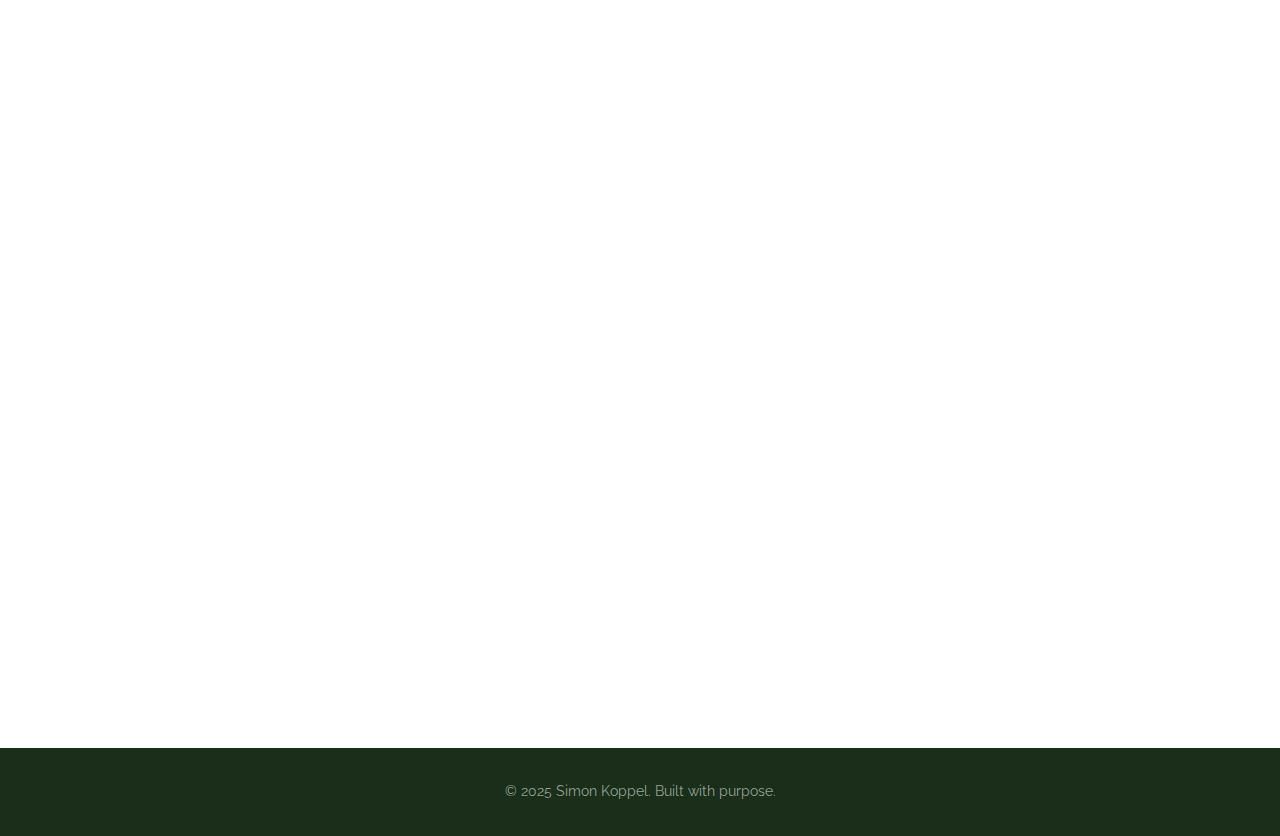
<file: projects.html>
<!DOCTYPE html>
<html lang="en">
<head>
  <meta charset="UTF-8">
  <meta name="viewport" content="width=device-width, initial-scale=1.0">
  <meta name="description" content="GIS projects by Simon Koppel - spatial analysis, database development, and data visualization work.">
  <title>Projects | Simon Koppel - GIS Analyst</title>

  <!-- Fonts -->
  <link rel="preconnect" href="https://fonts.googleapis.com">
  <link rel="preconnect" href="https://fonts.gstatic.com" crossorigin>
  <link href="https://fonts.googleapis.com/css2?family=Bitter:wght@400;500;600;700&family=Raleway:wght@400;500;600;700&display=swap" rel="stylesheet">

  <!-- Styles -->
  <link rel="stylesheet" href="styles.css">
</head>
<body>
  <!-- Navigation -->
  <nav class="nav" id="nav">
    <div class="container">
      <div class="nav__inner">
        <a href="index.html" class="nav__logo">Simon Koppel</a>
        <button class="nav__toggle" aria-label="Toggle navigation" id="navToggle">
          <span></span>
          <span></span>
          <span></span>
        </button>
        <ul class="nav__links" id="navLinks">
          <li><a href="index.html" class="nav__link">Home</a></li>
          <li><a href="projects.html" class="nav__link active">Projects</a></li>
          <li><a href="about.html" class="nav__link">About</a></li>
          <li><a href="references.html" class="nav__link">References</a></li>
          <li><a href="index.html#contact" class="nav__link">Contact</a></li>
        </ul>
      </div>
    </div>
  </nav>

  <!-- Projects Page Header -->
  <section class="projects-page">
    <div class="container">
      <div class="projects-page__header">
        <span class="section-label">Portfolio</span>
        <h1>Projects</h1>
        <p class="lead">
          A collection of GIS work spanning emergency management, land use planning,
          database development, and data visualization.
        </p>
      </div>

      <!-- Filter Buttons -->
      <div class="projects-page__filters">
        <button class="filter-btn active" data-filter="all">All Projects</button>
        <button class="filter-btn" data-filter="spatial">Spatial Analysis</button>
        <button class="filter-btn" data-filter="database">Database</button>
        <button class="filter-btn" data-filter="visualization">Visualization</button>
      </div>

      <!-- Projects Grid -->
      <div class="projects__grid">
        <!-- Emergency Management -->
        <article class="project-card" data-category="spatial">
          <a href="projects/emergency-management.html">
            <div class="project-card__image">
              <img src="assets/images/alabama-tornadoes.png" alt="Map showing tornado relief zones in Alabama">
            </div>
          </a>
          <div class="project-card__content">
            <span class="project-card__category">Emergency Management</span>
            <h3 class="project-card__title">
              <a href="projects/emergency-management.html">Alabama Tornado Relief Analysis</a>
            </h3>
            <p class="project-card__description">
              Identified high-need zones for emergency relief centers using buffer analysis
              around 2011 tornado paths, enabling efficient allocation of disaster resources.
            </p>
            <div class="project-card__tags">
              <span class="project-card__tag">ArcGIS Pro</span>
              <span class="project-card__tag">Buffer Analysis</span>
              <span class="project-card__tag">Emergency Response</span>
            </div>
            <a href="projects/emergency-management.html" class="project-card__link">
              View Project
              <svg xmlns="http://www.w3.org/2000/svg" width="16" height="16" fill="none" viewBox="0 0 24 24" stroke="currentColor" stroke-width="2">
                <path stroke-linecap="round" stroke-linejoin="round" d="M17 8l4 4m0 0l-4 4m4-4H3" />
              </svg>
            </a>
          </div>
        </article>

        <!-- Land Use Management -->
        <article class="project-card" data-category="spatial">
          <a href="projects/land-use-management.html">
            <div class="project-card__image">
              <img src="assets/images/napa-vineyards.png" alt="Map showing suitable vineyard sites in Napa County">
            </div>
          </a>
          <div class="project-card__content">
            <span class="project-card__category">Land Use Management</span>
            <h3 class="project-card__title">
              <a href="projects/land-use-management.html">Napa County Vineyard Site Selection</a>
            </h3>
            <p class="project-card__description">
              Applied raster analysis to identify 1,270+ acres of optimal vineyard locations
              based on floodplain, slope, wind, and soil conditions.
            </p>
            <div class="project-card__tags">
              <span class="project-card__tag">ArcGIS Pro</span>
              <span class="project-card__tag">Raster Analysis</span>
              <span class="project-card__tag">Site Suitability</span>
            </div>
            <a href="projects/land-use-management.html" class="project-card__link">
              View Project
              <svg xmlns="http://www.w3.org/2000/svg" width="16" height="16" fill="none" viewBox="0 0 24 24" stroke="currentColor" stroke-width="2">
                <path stroke-linecap="round" stroke-linejoin="round" d="M17 8l4 4m0 0l-4 4m4-4H3" />
              </svg>
            </a>
          </div>
        </article>

        <!-- Voter Registration Database -->
        <article class="project-card" data-category="database">
          <a href="projects/fitchburg-whig-geodatabase.html">
            <div class="project-card__image">
              <img src="assets/images/HispPctFitchburg.png"
     alt="Fitchburg MA Hispanic population and voter registration analysis">
            </div>
          </a>
          <div class="project-card__content">
            <span class="project-card__category">Database Development</span>
            <h3 class="project-card__title">
              <a href="projects/fitchburg-whig-geodatabase.html">Fitchburg Voter Registration Database</a>
            </h3>
            <p class="project-card__description">
              Built a geodatabase using SQL to support targeted outreach, converting
              demographic data into actionable insights for community engagement.
            </p>
            <div class="project-card__tags">
              <span class="project-card__tag">SQL</span>
              <span class="project-card__tag">Geodatabase</span>
              <span class="project-card__tag">Data Normalization</span>
            </div>
            <a href="projects/fitchburg-whig-geodatabase.html" class="project-card__link">
              View Project
              <svg xmlns="http://www.w3.org/2000/svg" width="16" height="16" fill="none" viewBox="0 0 24 24" stroke="currentColor" stroke-width="2">
                <path stroke-linecap="round" stroke-linejoin="round" d="M17 8l4 4m0 0l-4 4m4-4H3" />
              </svg>
            </a>
          </div>
        </article>

        <!-- Virginia Elections -->
<article class="project-card" data-category="visualization">

  <!-- Main clickable area (image + content) -->
  <a href="projects/virginia-election-tableau.html" class="project-card__main-link">

    <div class="project-card__image">
      <img src="assets/images/VirginiaElectionProject.png"
           alt="Virginia Presidential Election Analysis Tableau visualization">
    </div>

    <div class="project-card__content">
      <span class="project-card__category">Data Visualization</span>

      <h3 class="project-card__title">Virginia Presidential Election Analysis</h3>

      <p class="project-card__description">
        Created Tableau visualizations correlating educational attainment with voting patterns,
        revealing political shifts in Northern Virginia.
      </p>

      <div class="project-card__tags">
        <span class="project-card__tag">Tableau</span>
        <span class="project-card__tag">Data Analysis</span>
        <span class="project-card__tag">Visualization</span>
      </div>
    </div>

  </a>

  <!-- Secondary link -->
  <a href="projects/virginia-election-tableau.html" class="project-card__link">
    View Project
    <svg xmlns="http://www.w3.org/2000/svg" width="16" height="16" fill="none"
         viewBox="0 0 24 24" stroke="currentColor" stroke-width="2">
      <path stroke-linecap="round" stroke-linejoin="round" d="M17 8l4 4m0 0l-4 4m4-4H3"/>
    </svg>
  </a>

</article>

        <!-- Economic Development -->
        <article class="project-card" data-category="spatial">
          
            <a href="projects/kalispell-economic-development.html" class="project-card__main-link">

  <div class="project-card__image">
    <img src="assets/images/KalispellZoning.png" alt="Kalispell zoning and economic development map">
  </div>

  <div class="project-card__content">
            <span class="project-card__category">Economic Development</span>
            <h3 class="project-card__title">Kalispell Regional Planning</h3>
            <p class="project-card__description">
              Developed thematic maps delineating zones and identifying key economic
              development sites along major highways for targeted regional planning.
            </p>
            <div class="project-card__tags">
              <span class="project-card__tag">ArcGIS Pro</span>
              <span class="project-card__tag">Thematic Mapping</span>
              <span class="project-card__tag">Zoning</span>
            </div>
            </a>
            <a href="projects/kalispell-economic-development.html" class="project-card__link">
              View Project
              <svg xmlns="http://www.w3.org/2000/svg" width="16" height="16" fill="none" viewBox="0 0 24 24" stroke="currentColor" stroke-width="2">
                <path stroke-linecap="round" stroke-linejoin="round" d="M17 8l4 4m0 0l-4 4m4-4H3" />
              </svg>
            </a>
          </div>
        </article>

        <!-- Conservation Areas -->
        <article class="project-card" data-category="spatial">
          <a href="projects/centre-county-conservation.html">
            <div class="project-card__image">
              <img src="assets/images/centre_final_suitability_map_v2.png"
     alt="Centre County Conservation Analysis cover map">
            </div>
          </a>
          <div class="project-card__content">
            <span class="project-card__category">Environmental Planning</span>
            <h3 class="project-card__title">
              <a href="projects/centre-county-conservation.html">Centre County Conservation Analysis</a>
            </h3>
            <p class="project-card__description">
              Identified suitable conservation areas using multi-criteria analysis including
              species diversity, habitat potential, and terrain characteristics.
            </p>
            <div class="project-card__tags">
              <span class="project-card__tag">Raster Analysis</span>
              <span class="project-card__tag">Buffering</span>
              <span class="project-card__tag">Conservation</span>
            </div>
            <a href="projects/centre-county-conservation.html" class="project-card__link">
              View Project
              <svg xmlns="http://www.w3.org/2000/svg" width="16" height="16" fill="none" viewBox="0 0 24 24" stroke="currentColor" stroke-width="2">
                <path stroke-linecap="round" stroke-linejoin="round" d="M17 8l4 4m0 0l-4 4m4-4H3" />
              </svg>
            </a>
          </div>
        </article>

        <!-- Poverty Mapping -->
        <article class="project-card" data-category="visualization">
          <a href="projects/arkansas-poverty.html">
            <div class="project-card__image">
              <img src="assets/images/DotDensity.png" alt="Poverty mapping in Arkansas">
            </div>
          </a>
          <div class="project-card__content">
            <span class="project-card__category">Data Visualization</span>
            <h3 class="project-card__title">
              <a href="projects/arkansas-poverty.html">Arkansas Poverty Mapping</a>
            </h3>
            <p class="project-card__description">
              Designed proportional symbol and dot density maps using ACS Census Data
              to identify counties with highest poverty rates for policy guidance.
            </p>
            <div class="project-card__tags">
              <span class="project-card__tag">Census Data</span>
              <span class="project-card__tag">Dot Density</span>
              <span class="project-card__tag">Policy Analysis</span>
            </div>
            <a href="projects/arkansas-poverty.html" class="project-card__link">
              View Project
              <svg xmlns="http://www.w3.org/2000/svg" width="16" height="16" fill="none" viewBox="0 0 24 24" stroke="currentColor" stroke-width="2">
                <path stroke-linecap="round" stroke-linejoin="round" d="M17 8l4 4m0 0l-4 4m4-4H3" />
              </svg>
            </a>
          </div>
        </article>
      
    <article class="project-card">
  <a href="projects/world-happiness-analysis.html">
    <div class="project-card__image">
      <img src="assets/images/LifeLadder.png"
           alt="World Happiness and Corruption Analysis map visualization">
    </div>
  </a>

  <div class="project-card__content">
    <span class="project-card__category">Data Visualization</span>

    <h3 class="project-card__title">
      <a href="projects/world-happiness-analysis.html">
        World Happiness & Corruption Analysis
      </a>
    </h3>

    <p class="project-card__description">
      An analysis of global perceptions of government corruption and their
      relationship to life expectancy, freedom of choice, and overall
      life satisfaction using World Happiness Report data.
    </p>

    <div class="project-card__tags">
      <span class="project-card__tag">Thematic Mapping</span>
      <span class="project-card__tag">Data Uncertainty</span>
      <span class="project-card__tag">World Happiness Report</span>
    </div>

    <a href="projects/world-happiness-analysis.html"
       class="project-card__link">
      View Project →
    </a>
  </div>
</article>

      <div class="project-card">
  <img src="assets/images/stadium_transit_cover.png" alt="Stadium Transit Project">

  <h3>Stadium Transit Accessibility Analysis</h3>

  <p>
    A GIS analysis comparing traffic patterns around NFL stadiums in Denver and Kansas City. 
    This project evaluates how access to rapid transit impacts congestion, accessibility, 
    and travel behavior using QGIS, traffic data, and transit networks.
  </p>

  <div class="project-tags">
    <span>GIS Analysis</span>
    <span>Transportation</span>
    <span>QGIS</span>
  </div>

  <a href="assets/docs/KCDenver_Powerpoint.pdf" target="_blank">View Project →</a>
</div>

      <!-- Mental Health Centers Web Map -->
<article class="project-card">
  <a href="https://skopp89.github.io/MHCWebMap/" target="_blank" rel="noopener">
    <div class="project-card__image">
      <img src="assets/images/MHCWebMap_Cover.png"
           alt="Interactive map locating mental health centers across New York State">
    </div>
  </a>

  <div class="project-card__content">
    <span class="project-card__category">Interactive Web Map</span>

    <h3 class="project-card__title">
      <a href="https://skopp89.github.io/MHCWebMap/" target="_blank" rel="noopener">
        NYS Mental Health Centers Resource Map
      </a>
    </h3>

    <p class="project-card__description">
      Interactive map locating mental health centers across New York State, created for Survivors to Superheroes to help
      survivors of sexual violence find free resources. Includes center hours, address, transportation access, and whether
      services are available for children.
    </p>

    <div class="project-card__tags">
      <span class="project-card__tag">Web Mapping</span>
      <span class="project-card__tag">Resource Locator</span>
      <span class="project-card__tag">Accessibility</span>
    </div>

    <a href="https://skopp89.github.io/MHCWebMap/" target="_blank" rel="noopener" class="project-card__link">
      View Map →
    </a>
  </div>
</article>

    
    </div>
    </div>
  </section>

  <!-- Footer -->
  <footer class="footer">
    <div class="container">
      <p>&copy; 2025 Simon Koppel. Built with purpose.</p>
    </div>
  </footer>

  <script src="script.js"></script>
</body>
</html>
</file>
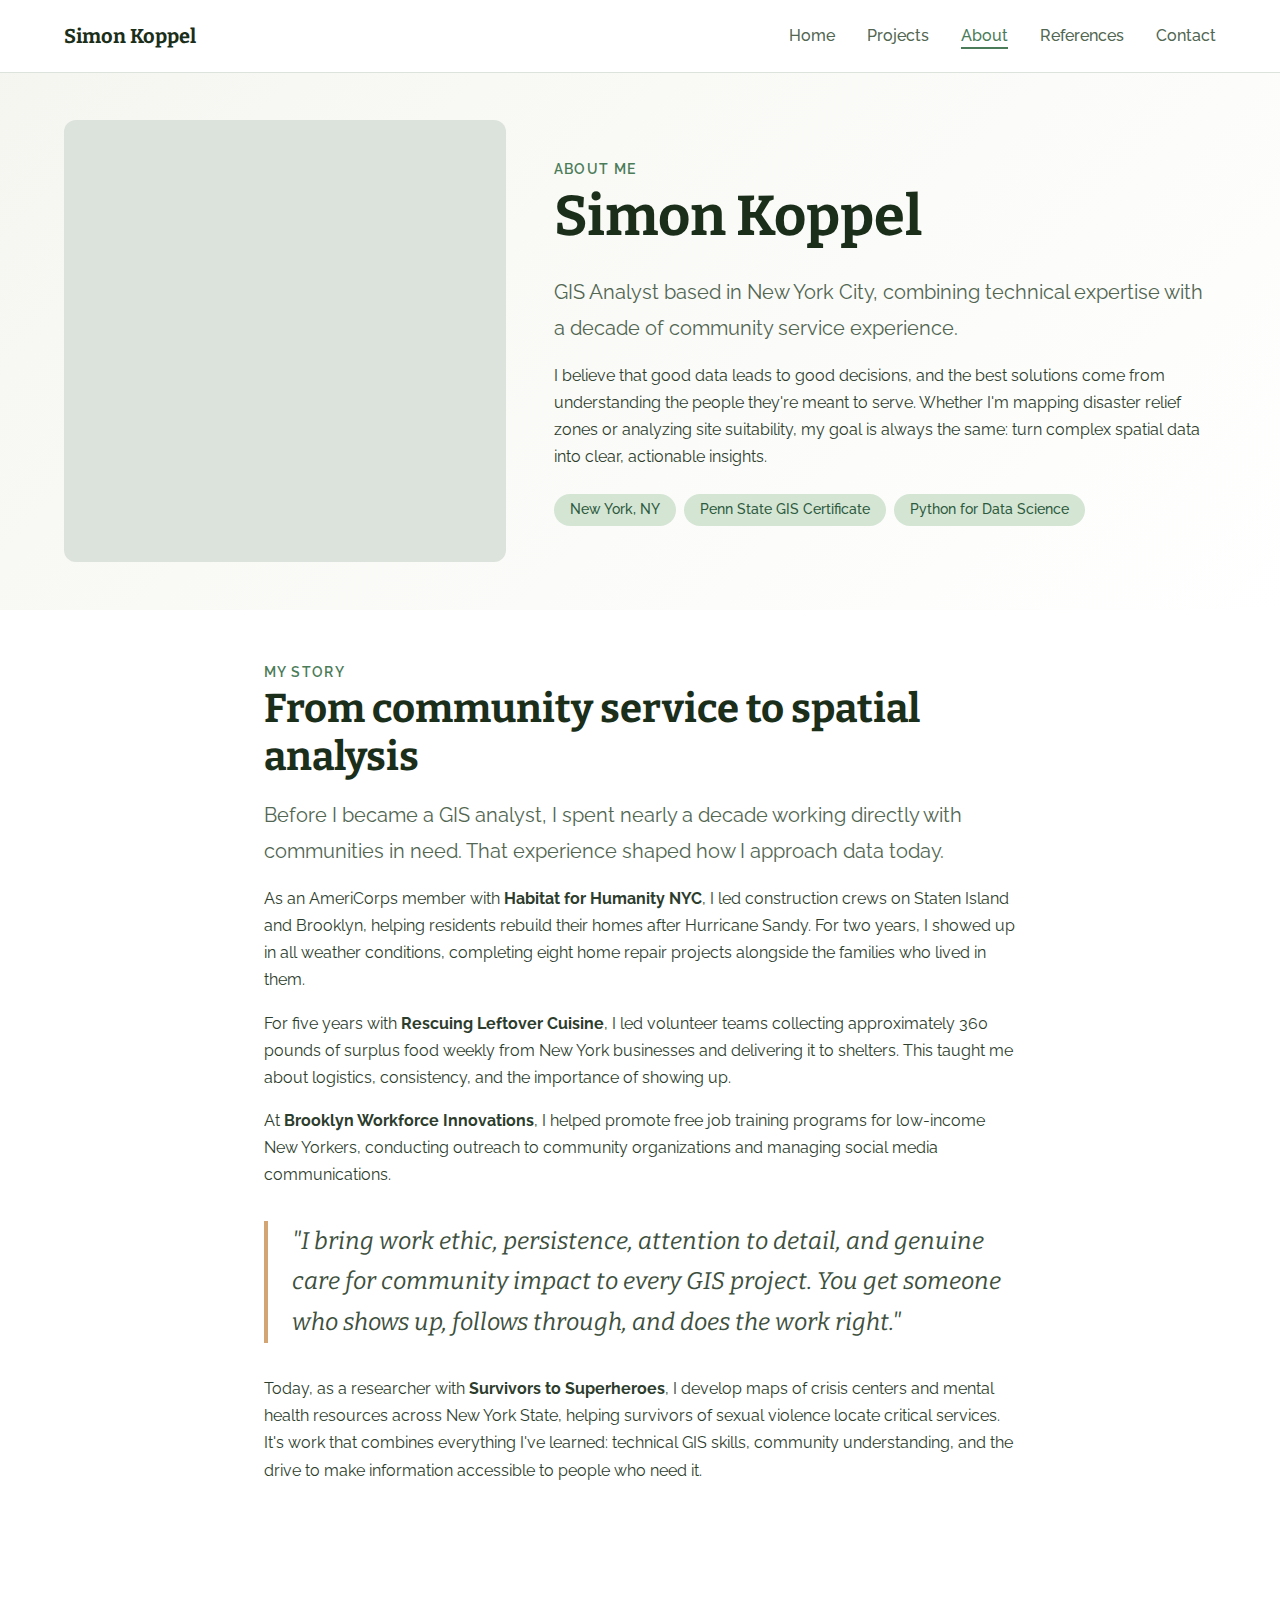
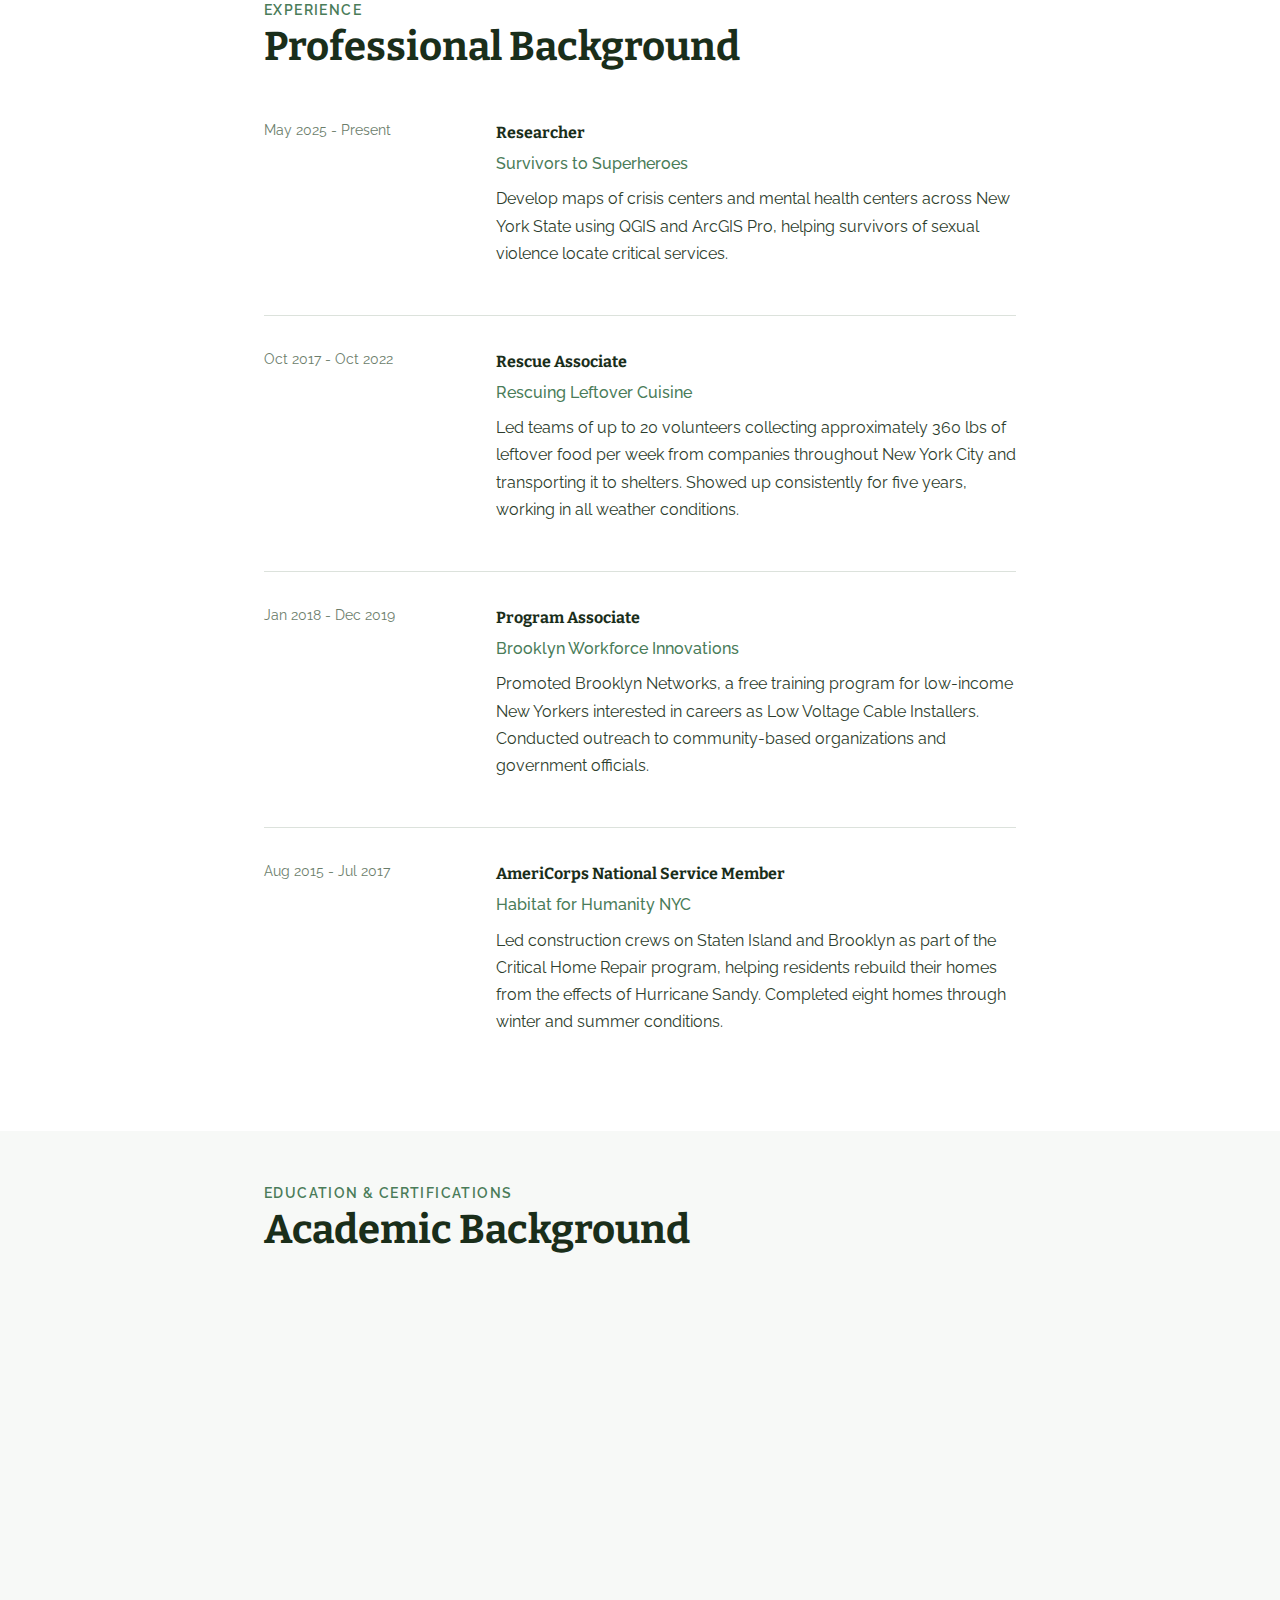
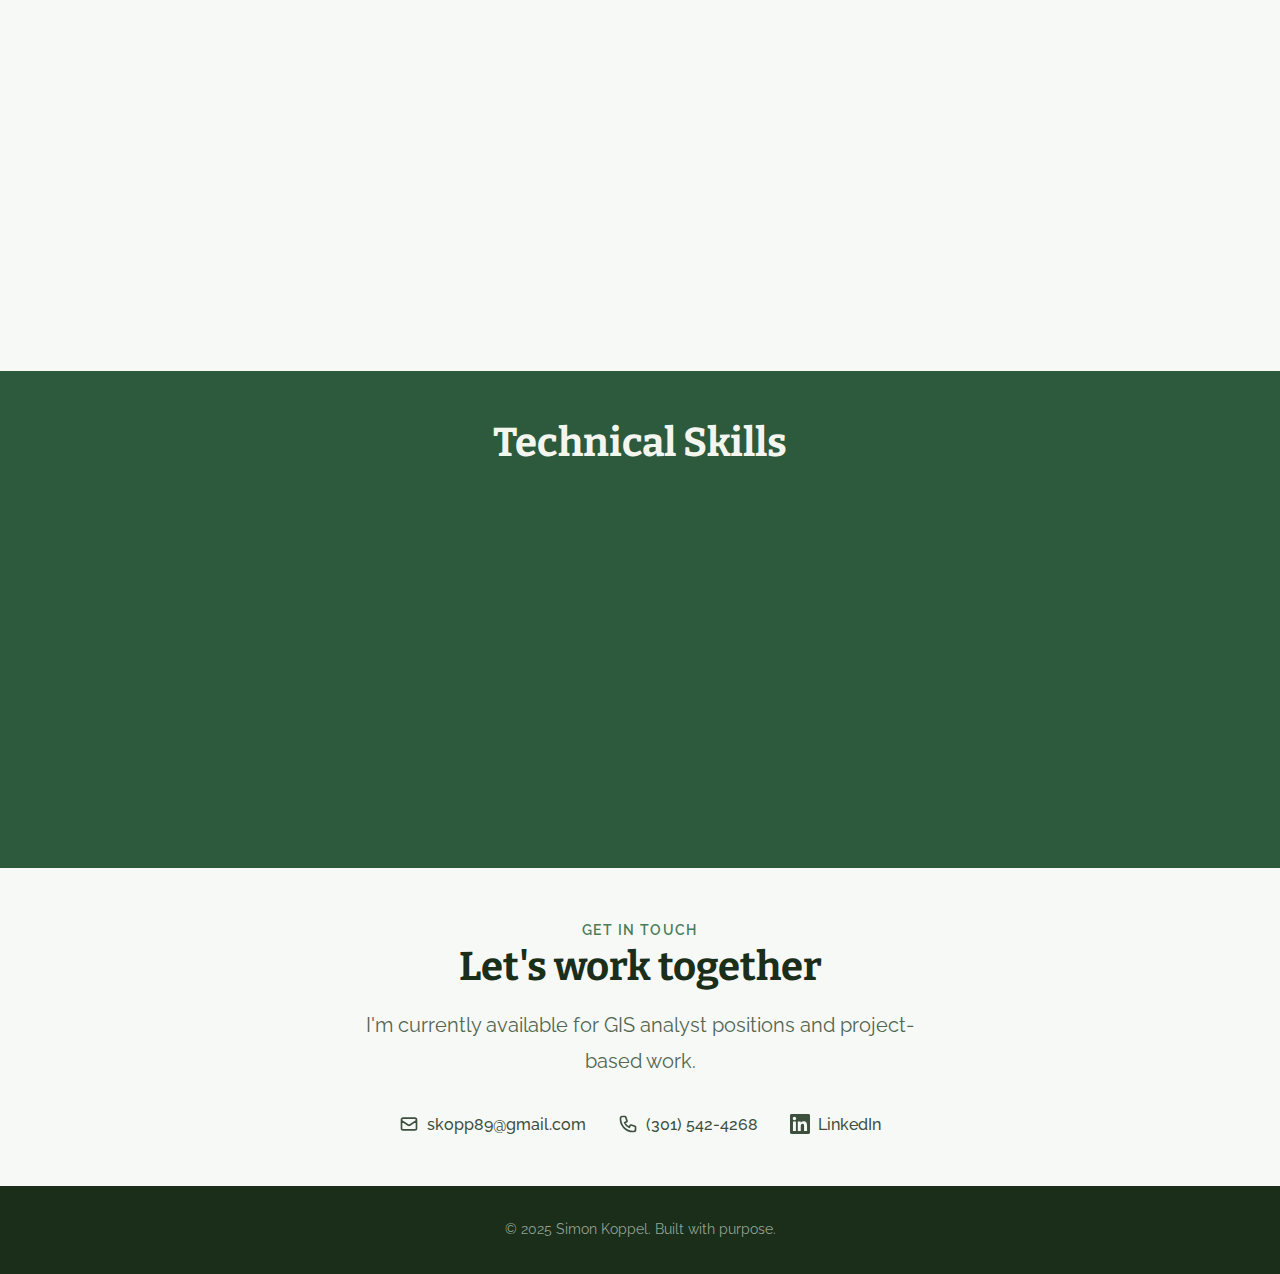
<file: OneDrive_1_1-16-2026/about.html>
<!DOCTYPE html>
<html lang="en">
<head>
  <meta charset="UTF-8">
  <meta name="viewport" content="width=device-width, initial-scale=1.0">
  <meta name="description" content="About Simon Koppel - GIS Analyst with a background in community service, bringing purpose-driven analysis to spatial data.">
  <title>About | Simon Koppel - GIS Analyst</title>

  <!-- Fonts -->
  <link rel="preconnect" href="https://fonts.googleapis.com">
  <link rel="preconnect" href="https://fonts.gstatic.com" crossorigin>
  <link href="https://fonts.googleapis.com/css2?family=Bitter:wght@400;500;600;700&family=Raleway:wght@400;500;600;700&display=swap" rel="stylesheet">

  <!-- Styles -->
  <link rel="stylesheet" href="styles.css">
</head>
<body>
  <!-- Navigation -->
  <nav class="nav" id="nav">
    <div class="container">
      <div class="nav__inner">
        <a href="index.html" class="nav__logo">Simon Koppel</a>
        <button class="nav__toggle" aria-label="Toggle navigation" id="navToggle">
          <span></span>
          <span></span>
          <span></span>
        </button>
        <ul class="nav__links" id="navLinks">
          <li><a href="index.html" class="nav__link">Home</a></li>
          <li><a href="projects.html" class="nav__link">Projects</a></li>
          <li><a href="about.html" class="nav__link active">About</a></li>
          <li><a href="references.html" class="nav__link">References</a></li>
          <li><a href="index.html#contact" class="nav__link">Contact</a></li>
        </ul>
      </div>
    </div>
  </nav>

  <!-- About Hero -->
  <section class="about-hero">
    <div class="container">
      <div class="about-hero__grid">
        <div class="about-hero__image">
          <!-- Placeholder for headshot -->
        </div>
        <div class="about-hero__content">
          <span class="section-label">About Me</span>
          <h1>Simon Koppel</h1>
          <p class="lead">
            GIS Analyst based in New York City, combining technical expertise
            with a decade of community service experience.
          </p>
          <p>
            I believe that good data leads to good decisions, and the best solutions
            come from understanding the people they're meant to serve. Whether I'm
            mapping disaster relief zones or analyzing site suitability, my goal is
            always the same: turn complex spatial data into clear, actionable insights.
          </p>
          <div class="why__values" style="margin-top: 1.5rem;">
            <span class="why__value">New York, NY</span>
            <span class="why__value">Penn State GIS Certificate</span>
            <span class="why__value">Python for Data Science</span>
          </div>
        </div>
      </div>
    </div>
  </section>

  <!-- Story Section -->
  <section class="why">
    <div class="container container--narrow">
      <span class="section-label">My Story</span>
      <h2>From community service to spatial analysis</h2>
      <p class="lead">
        Before I became a GIS analyst, I spent nearly a decade working directly with
        communities in need. That experience shaped how I approach data today.
      </p>
      <p>
        As an AmeriCorps member with <strong>Habitat for Humanity NYC</strong>, I led
        construction crews on Staten Island and Brooklyn, helping residents rebuild
        their homes after Hurricane Sandy. For two years, I showed up in all weather
        conditions, completing eight home repair projects alongside the families who
        lived in them.
      </p>
      <p>
        For five years with <strong>Rescuing Leftover Cuisine</strong>, I led volunteer
        teams collecting approximately 360 pounds of surplus food weekly from New York
        businesses and delivering it to shelters. This taught me about logistics,
        consistency, and the importance of showing up.
      </p>
      <p>
        At <strong>Brooklyn Workforce Innovations</strong>, I helped promote free job
        training programs for low-income New Yorkers, conducting outreach to community
        organizations and managing social media communications.
      </p>
      <blockquote class="why__quote">
        "I bring work ethic, persistence, attention to detail, and genuine care for
        community impact to every GIS project. You get someone who shows up, follows
        through, and does the work right."
      </blockquote>
      <p>
        Today, as a researcher with <strong>Survivors to Superheroes</strong>, I develop
        maps of crisis centers and mental health resources across New York State, helping
        survivors of sexual violence locate critical services. It's work that combines
        everything I've learned: technical GIS skills, community understanding, and the
        drive to make information accessible to people who need it.
      </p>
    </div>
  </section>

  <!-- Experience Section -->
  <section class="experience">
    <div class="container container--narrow">
      <span class="section-label">Experience</span>
      <h2>Professional Background</h2>

      <div class="experience__item">
        <div class="experience__date">May 2025 - Present</div>
        <div class="experience__details">
          <div class="experience__role">Researcher</div>
          <div class="experience__company">Survivors to Superheroes</div>
          <p>
            Develop maps of crisis centers and mental health centers across New York
            State using QGIS and ArcGIS Pro, helping survivors of sexual violence
            locate critical services.
          </p>
        </div>
      </div>

      <div class="experience__item">
        <div class="experience__date">Oct 2017 - Oct 2022</div>
        <div class="experience__details">
          <div class="experience__role">Rescue Associate</div>
          <div class="experience__company">Rescuing Leftover Cuisine</div>
          <p>
            Led teams of up to 20 volunteers collecting approximately 360 lbs of
            leftover food per week from companies throughout New York City and
            transporting it to shelters. Showed up consistently for five years,
            working in all weather conditions.
          </p>
        </div>
      </div>

      <div class="experience__item">
        <div class="experience__date">Jan 2018 - Dec 2019</div>
        <div class="experience__details">
          <div class="experience__role">Program Associate</div>
          <div class="experience__company">Brooklyn Workforce Innovations</div>
          <p>
            Promoted Brooklyn Networks, a free training program for low-income
            New Yorkers interested in careers as Low Voltage Cable Installers.
            Conducted outreach to community-based organizations and government officials.
          </p>
        </div>
      </div>

      <div class="experience__item">
        <div class="experience__date">Aug 2015 - Jul 2017</div>
        <div class="experience__details">
          <div class="experience__role">AmeriCorps National Service Member</div>
          <div class="experience__company">Habitat for Humanity NYC</div>
          <p>
            Led construction crews on Staten Island and Brooklyn as part of the
            Critical Home Repair program, helping residents rebuild their homes
            from the effects of Hurricane Sandy. Completed eight homes through
            winter and summer conditions.
          </p>
        </div>
      </div>
    </div>
  </section>

  <!-- Education Section -->
  <section class="services">
    <div class="container container--narrow">
      <span class="section-label">Education & Certifications</span>
      <h2>Academic Background</h2>

      <div class="services__grid" style="grid-template-columns: 1fr; gap: 1.5rem;">
        <div class="service-card">
          <h3 class="service-card__title">Graduate Certificate, Geographic Information Systems</h3>
          <p style="color: var(--green-700); font-weight: 500; margin-bottom: 0.5rem;">Penn State World Campus | May 2024</p>
          <p class="service-card__description">
            Yearlong program covering ArcGIS Pro, QGIS, spatial analysis, database
            development, and data visualization. Completed coursework in buffer
            analysis, raster analysis, georeferencing, and geodatabase design.
          </p>
        </div>

        <div class="service-card">
          <h3 class="service-card__title">Certificate of Completion, Python for Data Science</h3>
          <p style="color: var(--green-700); font-weight: 500; margin-bottom: 0.5rem;">Noble Desktop | September 2025</p>
          <p class="service-card__description">
            Four-week intensive program covering Python fundamentals for data analysis,
            manipulation, and visualization.
          </p>
        </div>

        <div class="service-card">
          <h3 class="service-card__title">B.A., History</h3>
          <p style="color: var(--green-700); font-weight: 500; margin-bottom: 0.5rem;">University of Maryland, College Park | May 2011</p>
          <p class="service-card__description">
            Published senior thesis on busing efforts at Rosemary Hills Elementary
            School in Silver Spring, Maryland during the early 1980s.
          </p>
        </div>
      </div>
    </div>
  </section>

  <!-- Skills Section -->
  <section class="skills">
    <div class="container">
      <h2>Technical Skills</h2>
      <div class="skills__grid">
        <div class="skill-group">
          <h3 class="skill-group__title">GIS & Mapping</h3>
          <ul class="skill-group__list">
            <li class="skill-group__item">ArcGIS Pro</li>
            <li class="skill-group__item">QGIS</li>
            <li class="skill-group__item">Buffer Analysis</li>
            <li class="skill-group__item">Raster Analysis</li>
            <li class="skill-group__item">Georeferencing</li>
            <li class="skill-group__item">Shapefile Creation</li>
          </ul>
        </div>
        <div class="skill-group">
          <h3 class="skill-group__title">Data & Analysis</h3>
          <ul class="skill-group__list">
            <li class="skill-group__item">SQL</li>
            <li class="skill-group__item">Python</li>
            <li class="skill-group__item">Tableau</li>
            <li class="skill-group__item">Geodatabase Design</li>
            <li class="skill-group__item">Data Normalization</li>
            <li class="skill-group__item">Statistical Analysis</li>
          </ul>
        </div>
        <div class="skill-group">
          <h3 class="skill-group__title">Professional</h3>
          <ul class="skill-group__list">
            <li class="skill-group__item">Team Leadership</li>
            <li class="skill-group__item">Volunteer Coordination</li>
            <li class="skill-group__item">Community Outreach</li>
            <li class="skill-group__item">Project Management</li>
            <li class="skill-group__item">Technical Writing</li>
            <li class="skill-group__item">Public Speaking</li>
          </ul>
        </div>
      </div>
    </div>
  </section>

  <!-- Contact CTA -->
  <section class="contact">
    <div class="container">
      <div class="contact__content">
        <span class="section-label">Get in Touch</span>
        <h2>Let's work together</h2>
        <p class="lead">
          I'm currently available for GIS analyst positions and project-based work.
        </p>
        <div class="contact__links">
          <a href="mailto:skopp89@gmail.com" class="contact__link">
            <svg xmlns="http://www.w3.org/2000/svg" width="20" height="20" fill="none" viewBox="0 0 24 24" stroke="currentColor" stroke-width="2">
              <path stroke-linecap="round" stroke-linejoin="round" d="M3 8l7.89 5.26a2 2 0 002.22 0L21 8M5 19h14a2 2 0 002-2V7a2 2 0 00-2-2H5a2 2 0 00-2 2v10a2 2 0 002 2z" />
            </svg>
            skopp89@gmail.com
          </a>
          <a href="tel:+13015424268" class="contact__link">
            <svg xmlns="http://www.w3.org/2000/svg" width="20" height="20" fill="none" viewBox="0 0 24 24" stroke="currentColor" stroke-width="2">
              <path stroke-linecap="round" stroke-linejoin="round" d="M3 5a2 2 0 012-2h3.28a1 1 0 01.948.684l1.498 4.493a1 1 0 01-.502 1.21l-2.257 1.13a11.042 11.042 0 005.516 5.516l1.13-2.257a1 1 0 011.21-.502l4.493 1.498a1 1 0 01.684.949V19a2 2 0 01-2 2h-1C9.716 21 3 14.284 3 6V5z" />
            </svg>
            (301) 542-4268
          </a>
          <a href="https://www.linkedin.com/in/simonkoppel" target="_blank" rel="noopener noreferrer" class="contact__link">
            <svg xmlns="http://www.w3.org/2000/svg" width="20" height="20" fill="currentColor" viewBox="0 0 24 24">
              <path d="M20.447 20.452h-3.554v-5.569c0-1.328-.027-3.037-1.852-3.037-1.853 0-2.136 1.445-2.136 2.939v5.667H9.351V9h3.414v1.561h.046c.477-.9 1.637-1.85 3.37-1.85 3.601 0 4.267 2.37 4.267 5.455v6.286zM5.337 7.433c-1.144 0-2.063-.926-2.063-2.065 0-1.138.92-2.063 2.063-2.063 1.14 0 2.064.925 2.064 2.063 0 1.139-.925 2.065-2.064 2.065zm1.782 13.019H3.555V9h3.564v11.452zM22.225 0H1.771C.792 0 0 .774 0 1.729v20.542C0 23.227.792 24 1.771 24h20.451C23.2 24 24 23.227 24 22.271V1.729C24 .774 23.2 0 22.222 0h.003z"/>
            </svg>
            LinkedIn
          </a>
        </div>
      </div>
    </div>
  </section>

  <!-- Footer -->
  <footer class="footer">
    <div class="container">
      <p>&copy; 2025 Simon Koppel. Built with purpose.</p>
    </div>
  </footer>

  <script src="script.js"></script>
</body>
</html>
</file>
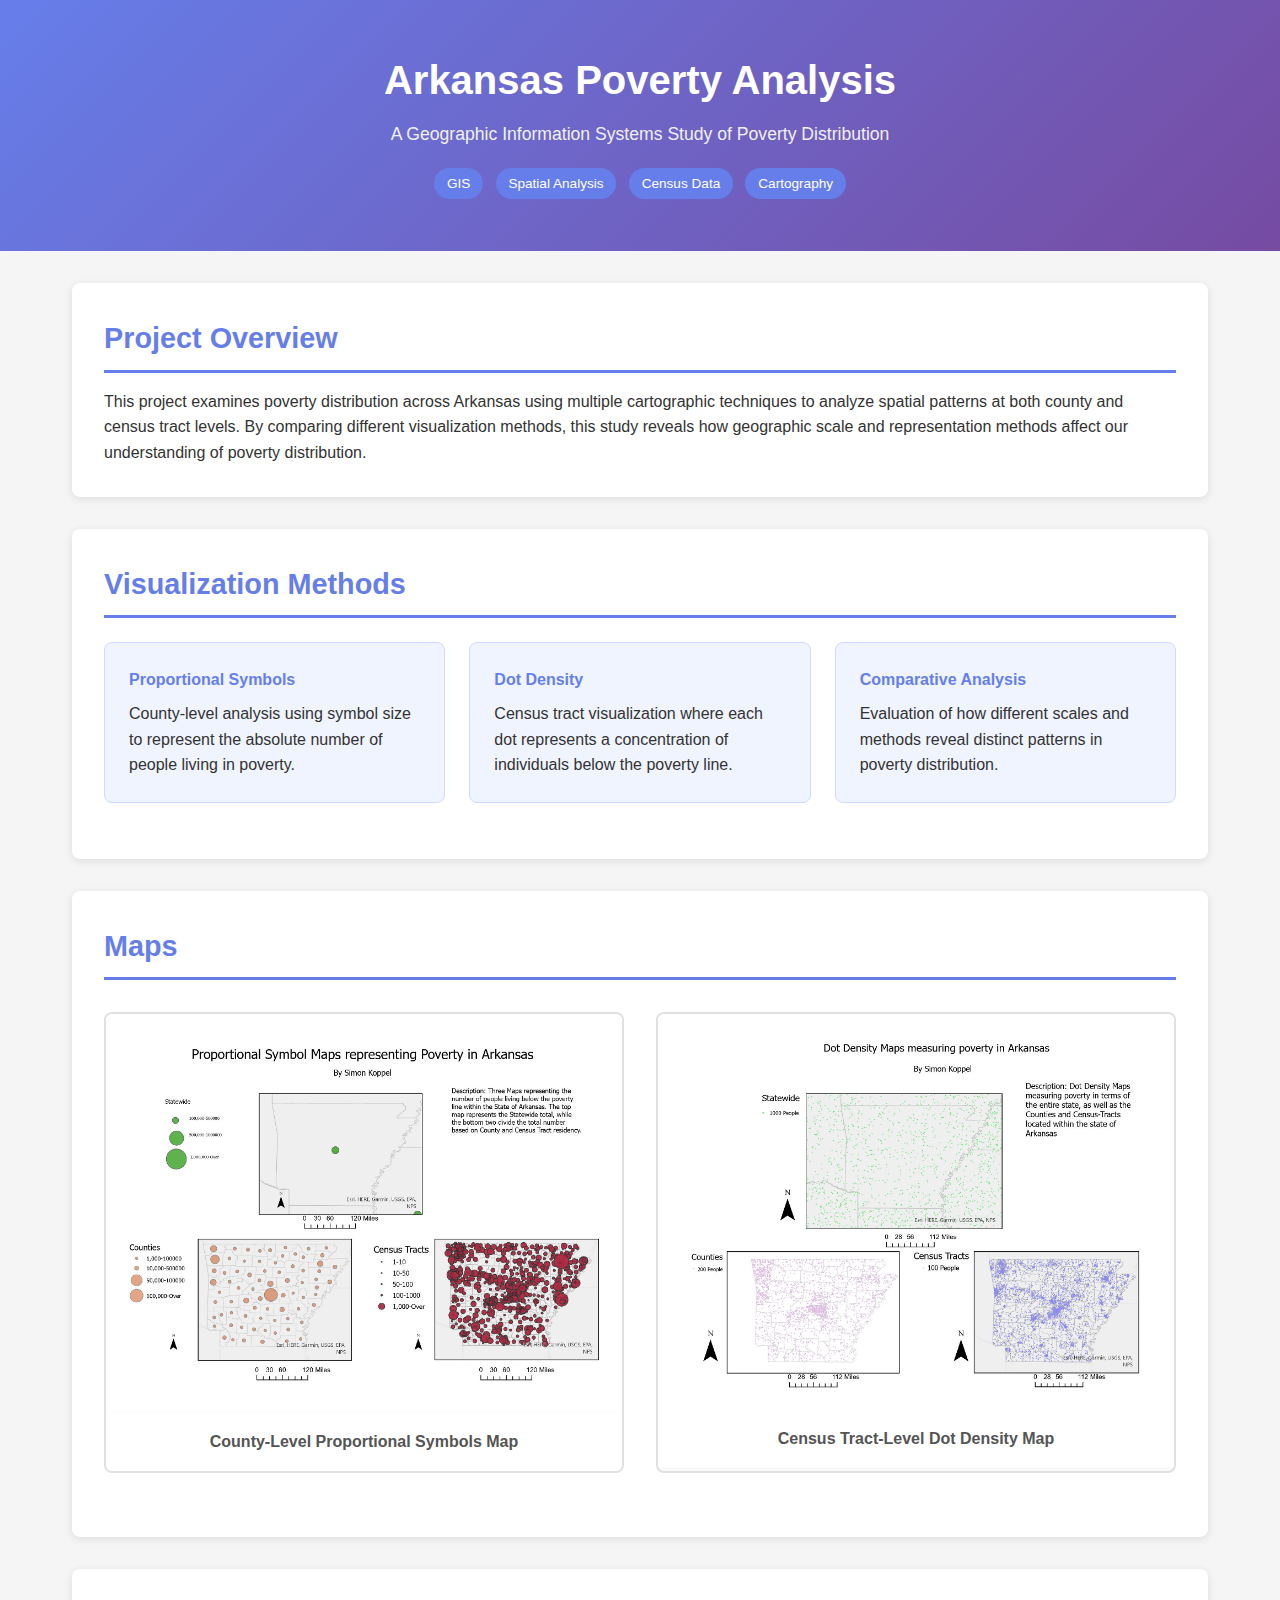
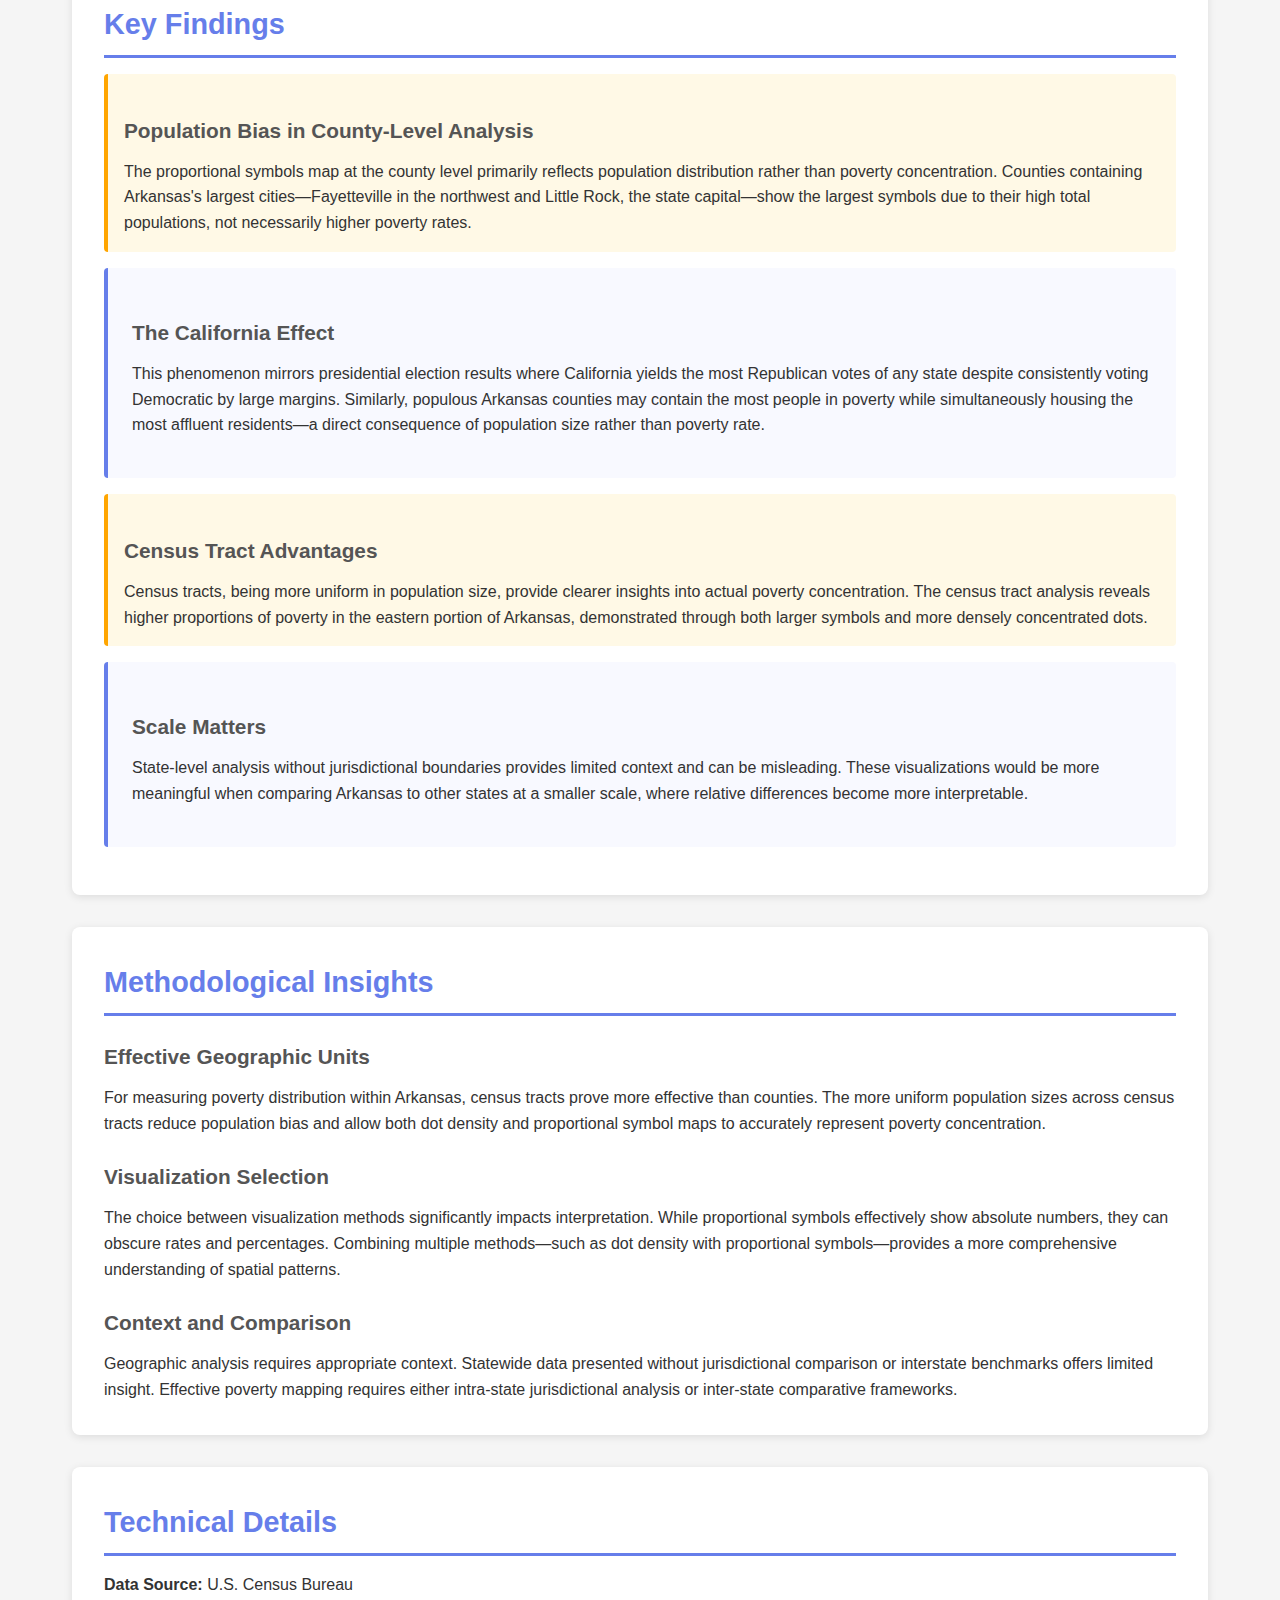
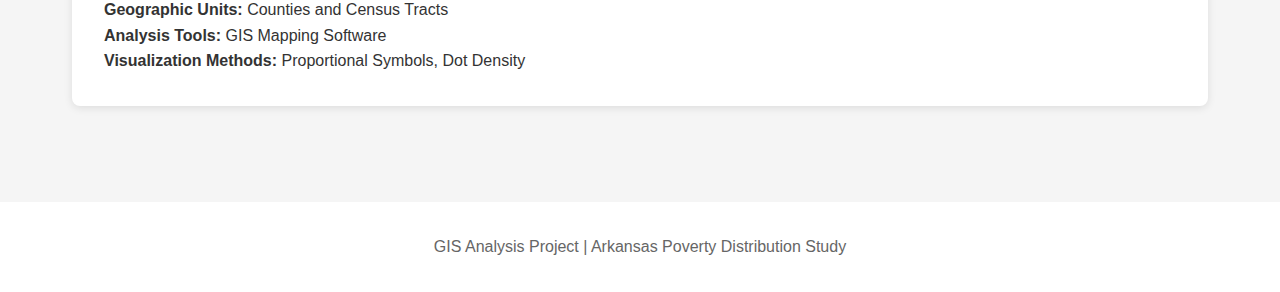
<file: projects/arkansas-poverty.html>
<!DOCTYPE html>
<html lang="en">
<head>
    <meta charset="UTF-8">
    <meta name="viewport" content="width=device-width, initial-scale=1.0">
    <title>Arkansas Poverty Analysis | GIS Project</title>
    <base href="./"><!-- Ensures relative paths work in subdirectory -->
    <style>
        * {
            margin: 0;
            padding: 0;
            box-sizing: border-box;
        }

        body {
            font-family: -apple-system, BlinkMacSystemFont, 'Segoe UI', Roboto, Oxygen, Ubuntu, Cantarell, sans-serif;
            line-height: 1.6;
            color: #333;
            background: #f5f5f5;
        }

        header {
            background: linear-gradient(135deg, #667eea 0%, #764ba2 100%);
            color: white;
            padding: 3rem 2rem;
            text-align: center;
        }

        h1 {
            font-size: 2.5rem;
            margin-bottom: 0.5rem;
            font-weight: 700;
        }

        .subtitle {
            font-size: 1.1rem;
            opacity: 0.9;
        }

        .container {
            max-width: 1200px;
            margin: 0 auto;
            padding: 2rem;
        }

        .section {
            background: white;
            border-radius: 8px;
            padding: 2rem;
            margin-bottom: 2rem;
            box-shadow: 0 2px 8px rgba(0,0,0,0.1);
        }

        h2 {
            color: #667eea;
            margin-bottom: 1rem;
            font-size: 1.8rem;
            border-bottom: 3px solid #667eea;
            padding-bottom: 0.5rem;
        }

        h3 {
            color: #555;
            margin-top: 1.5rem;
            margin-bottom: 0.75rem;
            font-size: 1.3rem;
        }

        .maps-grid {
            display: grid;
            grid-template-columns: repeat(auto-fit, minmax(300px, 1fr));
            gap: 2rem;
            margin: 2rem 0;
        }

        .map-card {
            background: #f9f9f9;
            border-radius: 8px;
            overflow: hidden;
            border: 2px solid #e0e0e0;
            transition: transform 0.3s ease, box-shadow 0.3s ease;
        }

        .map-card:hover {
            transform: translateY(-5px);
            box-shadow: 0 8px 16px rgba(0,0,0,0.15);
        }

        .map-card img {
            width: 100%;
            height: auto;
            display: block;
        }

        .map-caption {
            padding: 1rem;
            background: white;
            font-weight: 600;
            color: #555;
            text-align: center;
        }

        .analysis-content {
            background: #f8f9ff;
            padding: 1.5rem;
            border-left: 4px solid #667eea;
            border-radius: 4px;
            margin: 1rem 0;
        }

        .analysis-content p {
            margin-bottom: 1rem;
        }

        .key-finding {
            background: #fff9e6;
            border-left: 4px solid #ffa500;
            padding: 1rem;
            margin: 1rem 0;
            border-radius: 4px;
        }

        .methodology {
            display: grid;
            grid-template-columns: repeat(auto-fit, minmax(250px, 1fr));
            gap: 1.5rem;
            margin: 1.5rem 0;
        }

        .method-card {
            background: #f0f4ff;
            padding: 1.5rem;
            border-radius: 8px;
            border: 1px solid #d0d9ff;
        }

        .method-card h4 {
            color: #667eea;
            margin-bottom: 0.5rem;
        }

        footer {
            text-align: center;
            padding: 2rem;
            color: #666;
            background: white;
            margin-top: 2rem;
        }

        .tag {
            display: inline-block;
            background: #667eea;
            color: white;
            padding: 0.3rem 0.8rem;
            border-radius: 20px;
            font-size: 0.85rem;
            margin: 0.25rem;
        }

        @media (max-width: 768px) {
            h1 {
                font-size: 2rem;
            }
            
            .container {
                padding: 1rem;
            }
            
            .section {
                padding: 1.5rem;
            }
        }
    </style>
</head>
<body>
    <header>
        <h1>Arkansas Poverty Analysis</h1>
        <p class="subtitle">A Geographic Information Systems Study of Poverty Distribution</p>
        <div style="margin-top: 1rem;">
            <span class="tag">GIS</span>
            <span class="tag">Spatial Analysis</span>
            <span class="tag">Census Data</span>
            <span class="tag">Cartography</span>
        </div>
    </header>

    <div class="container">
        <section class="section">
            <h2>Project Overview</h2>
            <p>This project examines poverty distribution across Arkansas using multiple cartographic techniques to analyze spatial patterns at both county and census tract levels. By comparing different visualization methods, this study reveals how geographic scale and representation methods affect our understanding of poverty distribution.</p>
        </section>

        <section class="section">
            <h2>Visualization Methods</h2>
            <div class="methodology">
                <div class="method-card">
                    <h4>Proportional Symbols</h4>
                    <p>County-level analysis using symbol size to represent the absolute number of people living in poverty.</p>
                </div>
                <div class="method-card">
                    <h4>Dot Density</h4>
                    <p>Census tract visualization where each dot represents a concentration of individuals below the poverty line.</p>
                </div>
                <div class="method-card">
                    <h4>Comparative Analysis</h4>
                    <p>Evaluation of how different scales and methods reveal distinct patterns in poverty distribution.</p>
                </div>
            </div>
        </section>

        <section class="section">
            <h2>Maps</h2>
            <div class="maps-grid">
                <div class="map-card">
                    <img src="../assets/images/Propsymbolmap.png" alt="Arkansas Poverty Map - Counties">
                    <div class="map-caption">County-Level Proportional Symbols Map</div>
                </div>
                <div class="map-card">
                    <img src="../assets/images/DotDensity.png" alt="Arkansas Poverty Map - Census Tracts">
                    <div class="map-caption">Census Tract-Level Dot Density Map</div>
                </div>
            </div>
        </section>

        <section class="section">
            <h2>Key Findings</h2>
            
            <div class="key-finding">
                <h3>Population Bias in County-Level Analysis</h3>
                <p>The proportional symbols map at the county level primarily reflects population distribution rather than poverty concentration. Counties containing Arkansas's largest cities—Fayetteville in the northwest and Little Rock, the state capital—show the largest symbols due to their high total populations, not necessarily higher poverty rates.</p>
            </div>

            <div class="analysis-content">
                <h3>The California Effect</h3>
                <p>This phenomenon mirrors presidential election results where California yields the most Republican votes of any state despite consistently voting Democratic by large margins. Similarly, populous Arkansas counties may contain the most people in poverty while simultaneously housing the most affluent residents—a direct consequence of population size rather than poverty rate.</p>
            </div>

            <div class="key-finding">
                <h3>Census Tract Advantages</h3>
                <p>Census tracts, being more uniform in population size, provide clearer insights into actual poverty concentration. The census tract analysis reveals higher proportions of poverty in the eastern portion of Arkansas, demonstrated through both larger symbols and more densely concentrated dots.</p>
            </div>

            <div class="analysis-content">
                <h3>Scale Matters</h3>
                <p>State-level analysis without jurisdictional boundaries provides limited context and can be misleading. These visualizations would be more meaningful when comparing Arkansas to other states at a smaller scale, where relative differences become more interpretable.</p>
            </div>
        </section>

        <section class="section">
            <h2>Methodological Insights</h2>
            <h3>Effective Geographic Units</h3>
            <p>For measuring poverty distribution within Arkansas, census tracts prove more effective than counties. The more uniform population sizes across census tracts reduce population bias and allow both dot density and proportional symbol maps to accurately represent poverty concentration.</p>

            <h3>Visualization Selection</h3>
            <p>The choice between visualization methods significantly impacts interpretation. While proportional symbols effectively show absolute numbers, they can obscure rates and percentages. Combining multiple methods—such as dot density with proportional symbols—provides a more comprehensive understanding of spatial patterns.</p>

            <h3>Context and Comparison</h3>
            <p>Geographic analysis requires appropriate context. Statewide data presented without jurisdictional comparison or interstate benchmarks offers limited insight. Effective poverty mapping requires either intra-state jurisdictional analysis or inter-state comparative frameworks.</p>
        </section>

        <section class="section">
            <h2>Technical Details</h2>
            <p><strong>Data Source:</strong> U.S. Census Bureau</p>
            <p><strong>Geographic Units:</strong> Counties and Census Tracts</p>
            <p><strong>Analysis Tools:</strong> GIS Mapping Software</p>
            <p><strong>Visualization Methods:</strong> Proportional Symbols, Dot Density</p>
        </section>
    </div>

    <footer>
        <p>GIS Analysis Project | Arkansas Poverty Distribution Study</p>
    </footer>
</body>
</html>
</file>
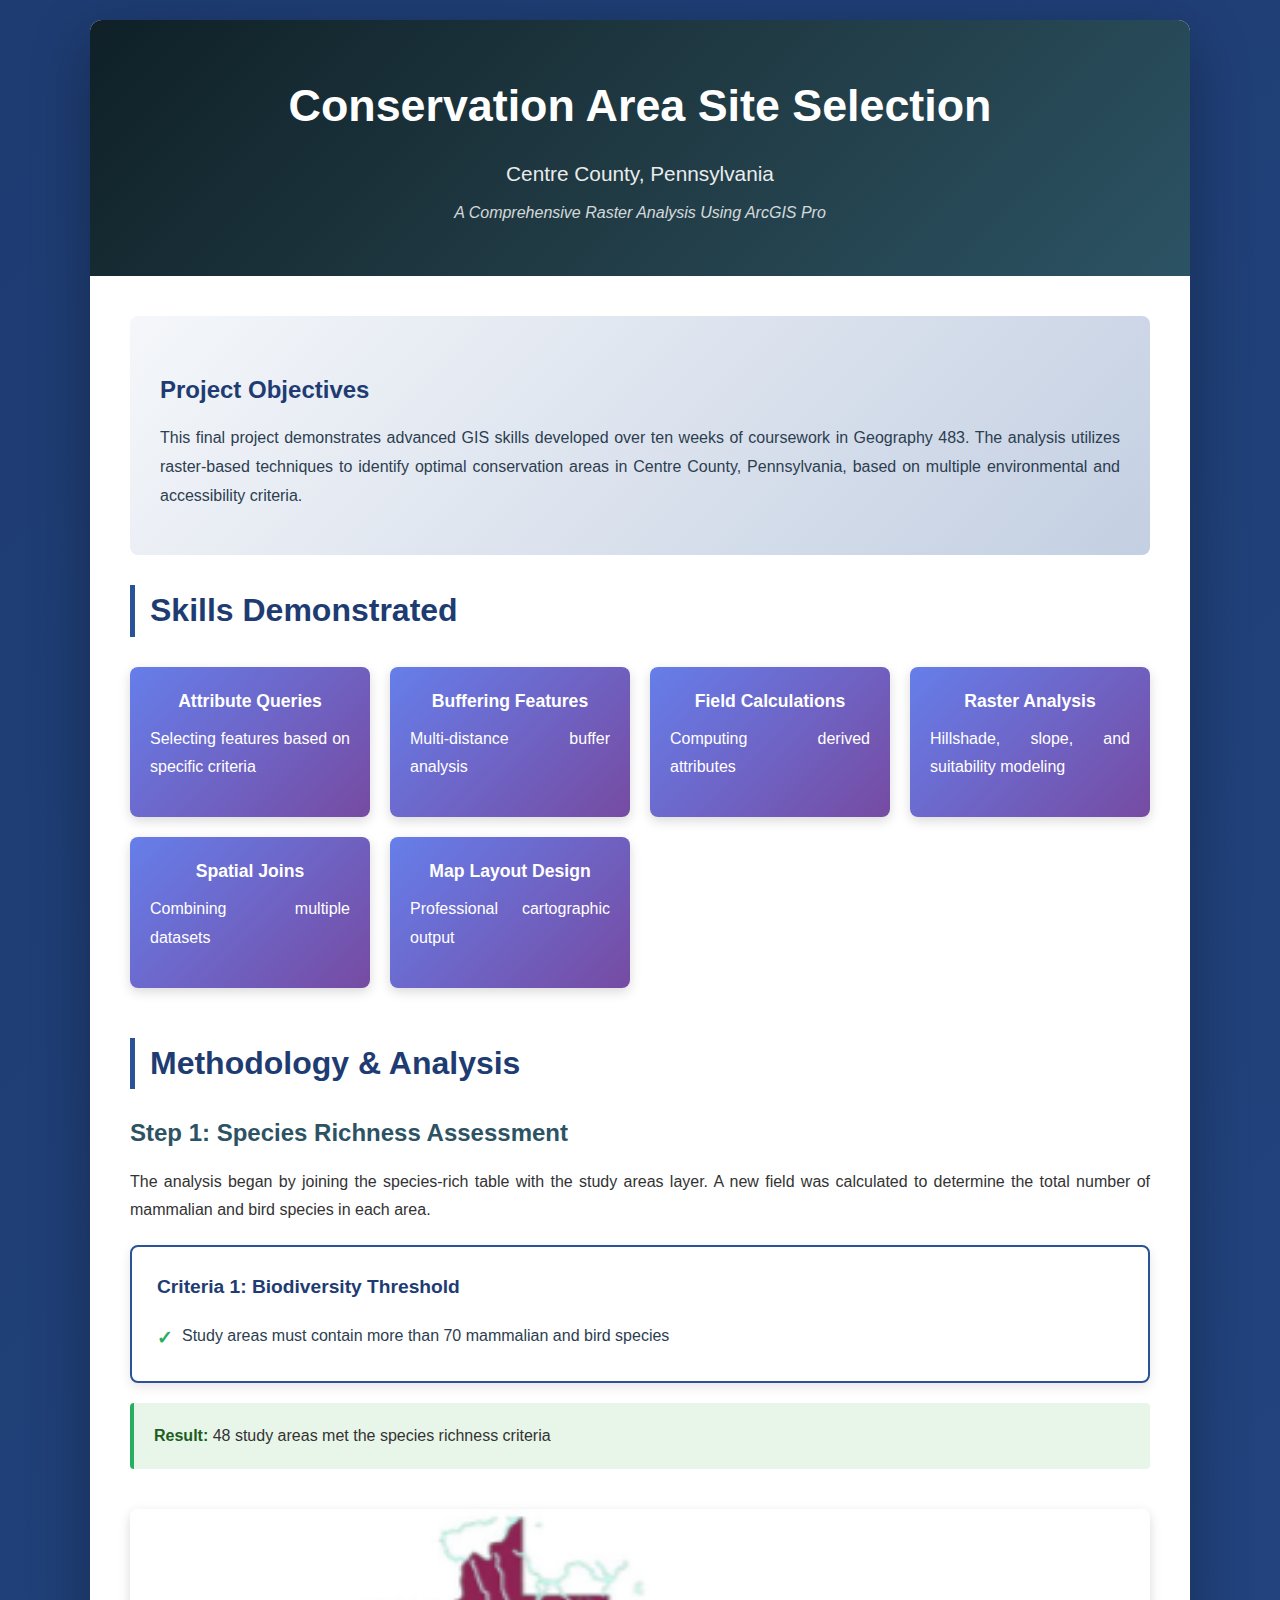
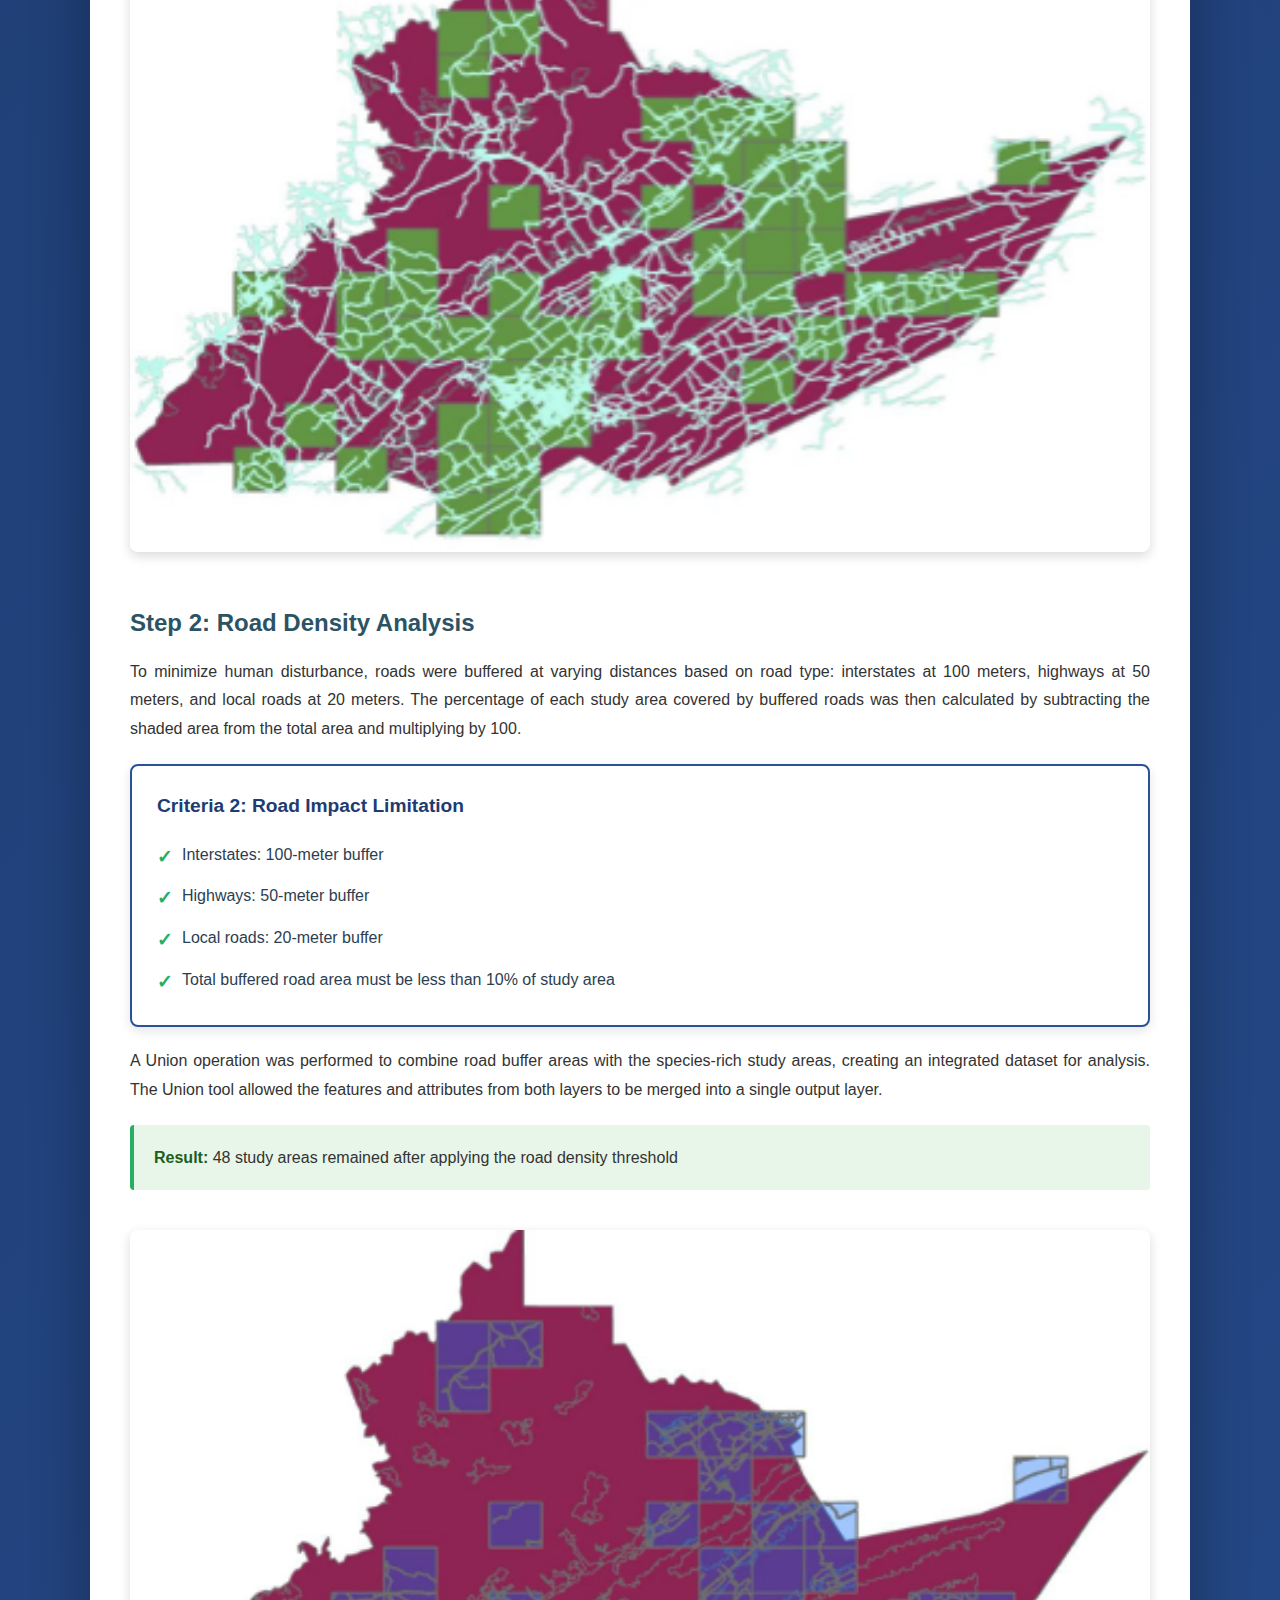
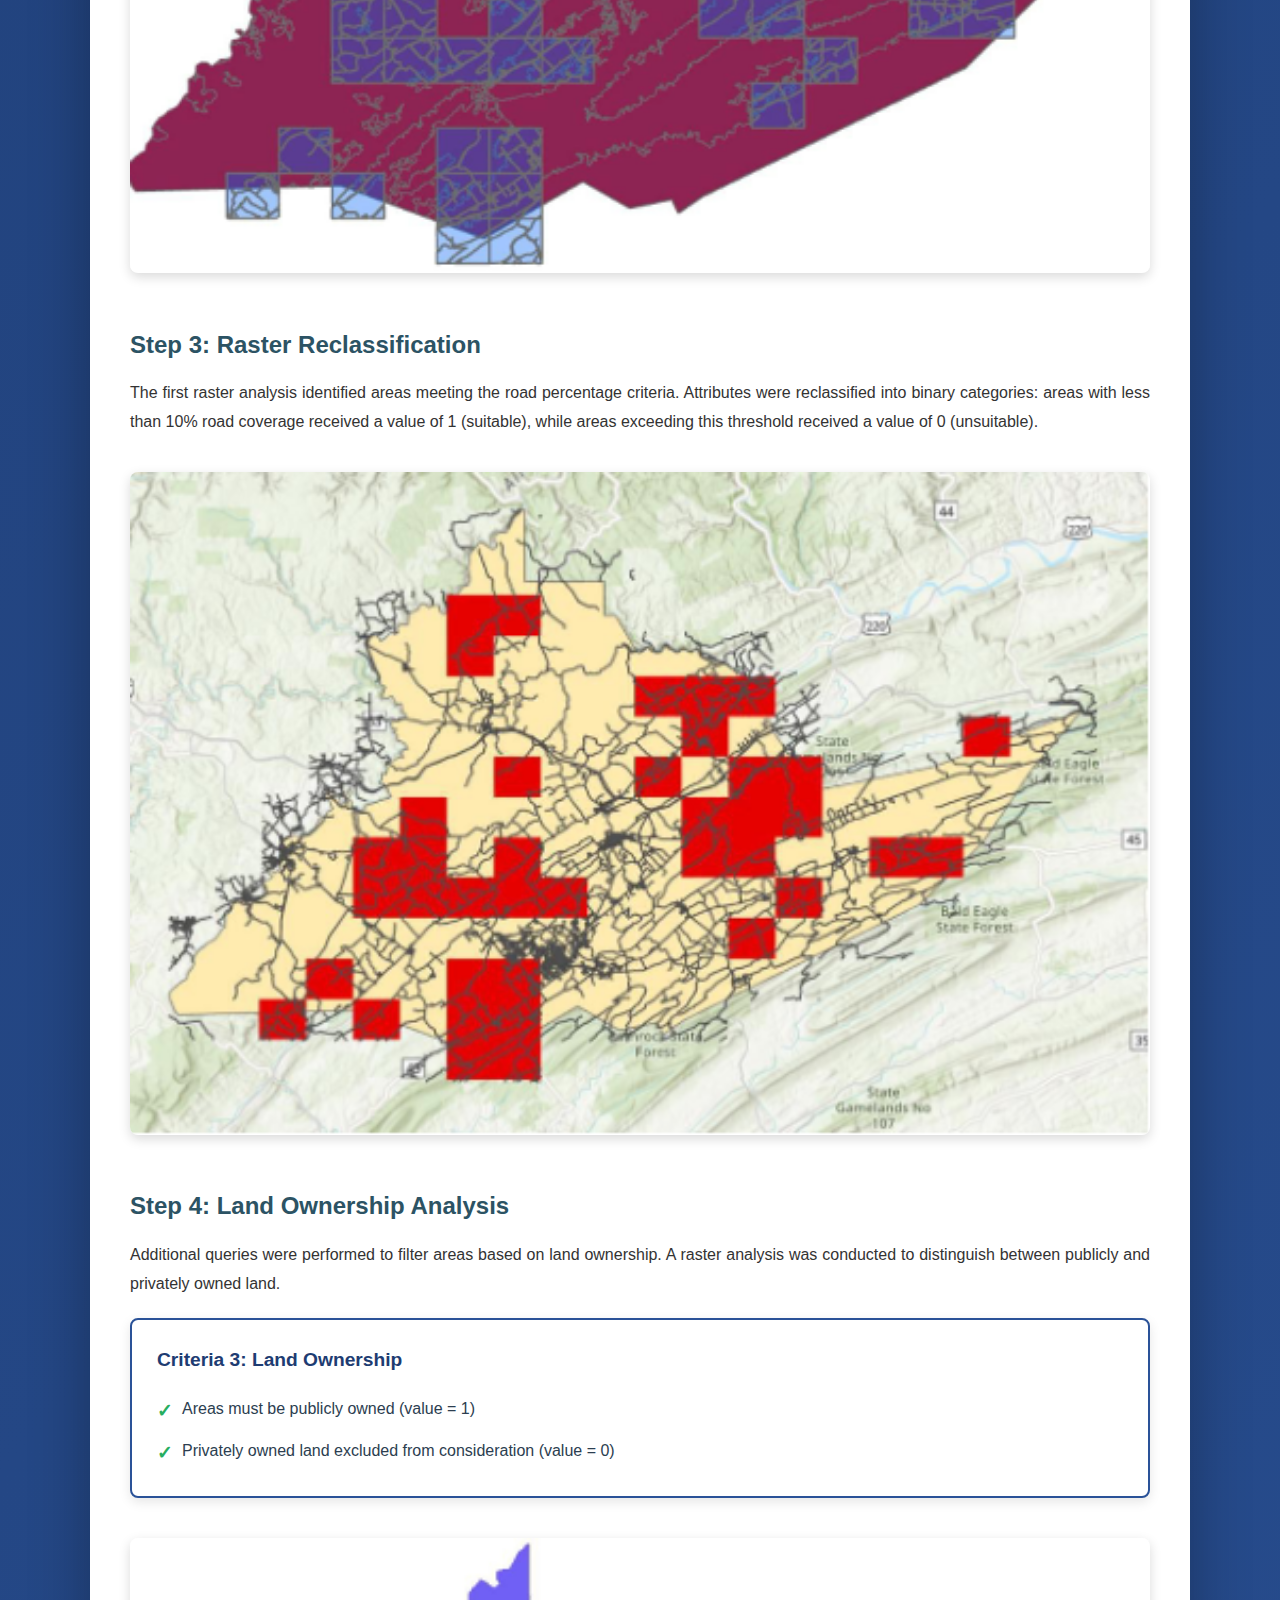
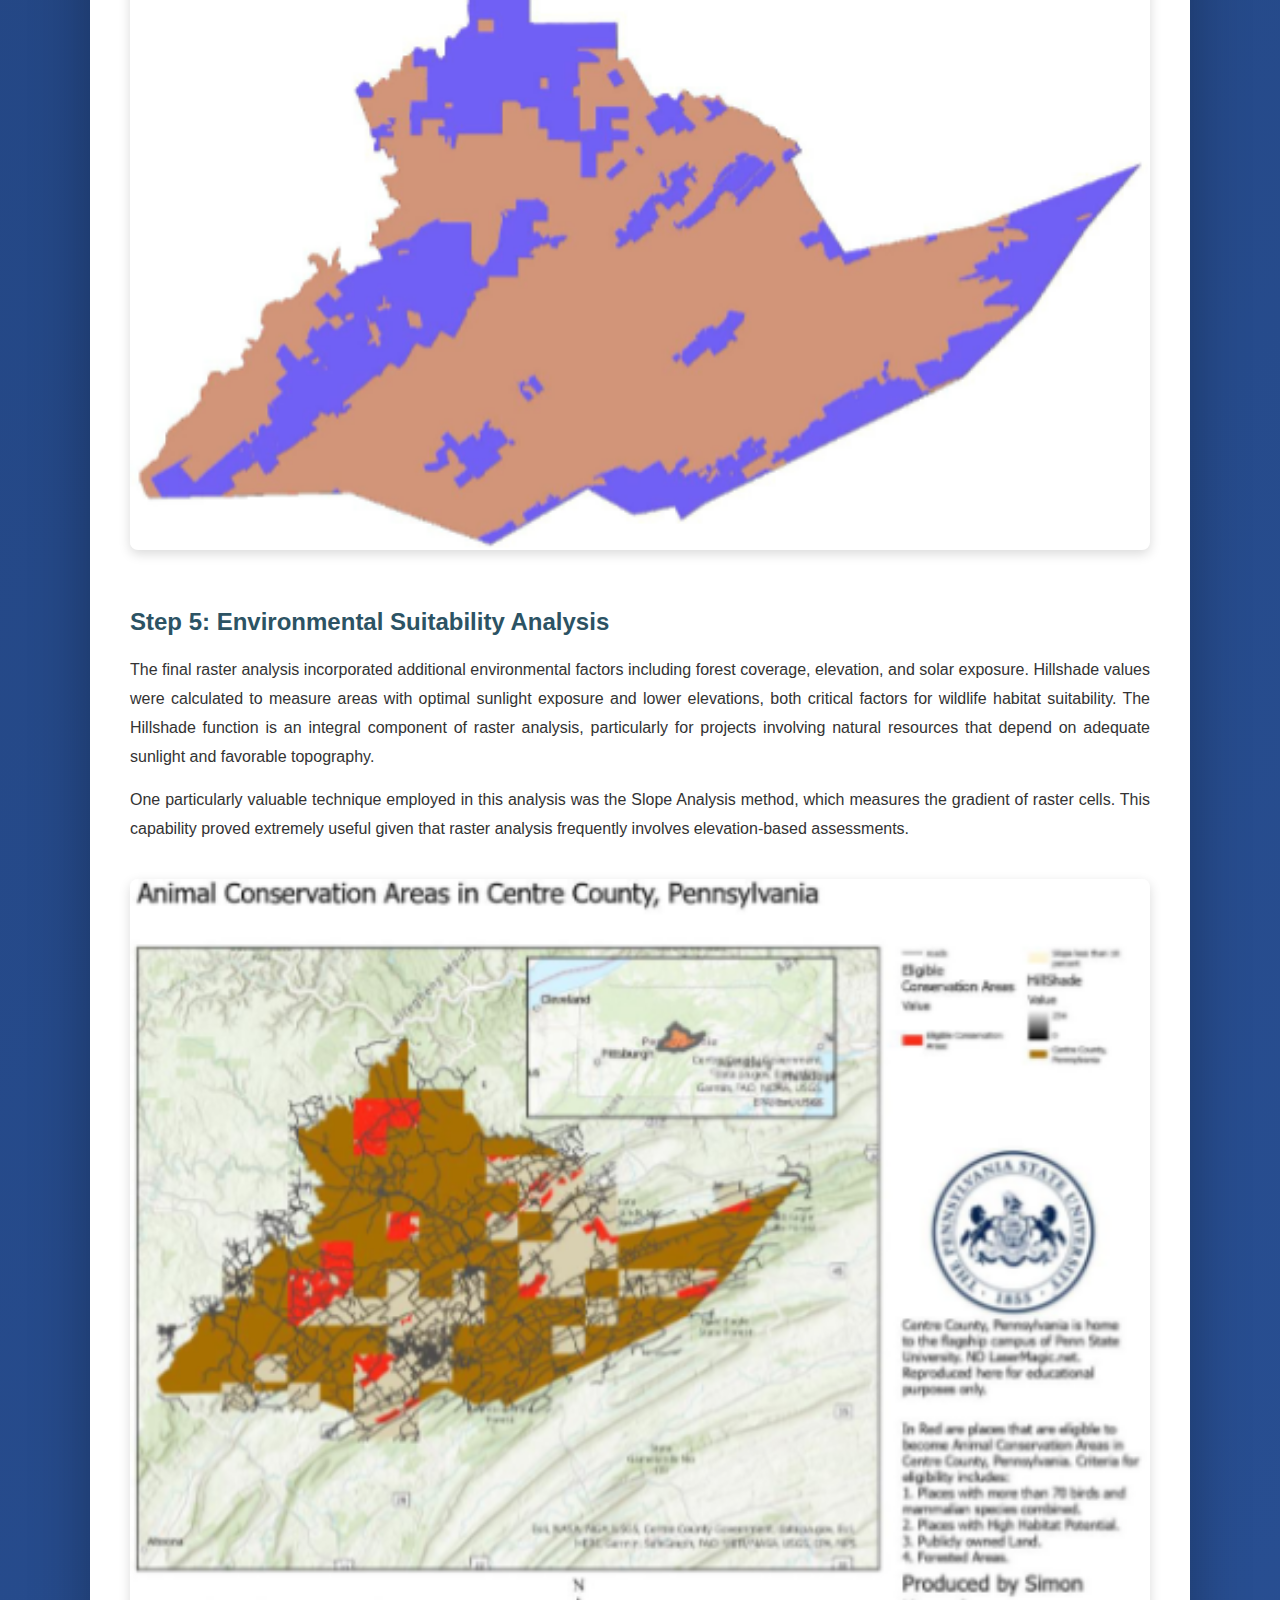
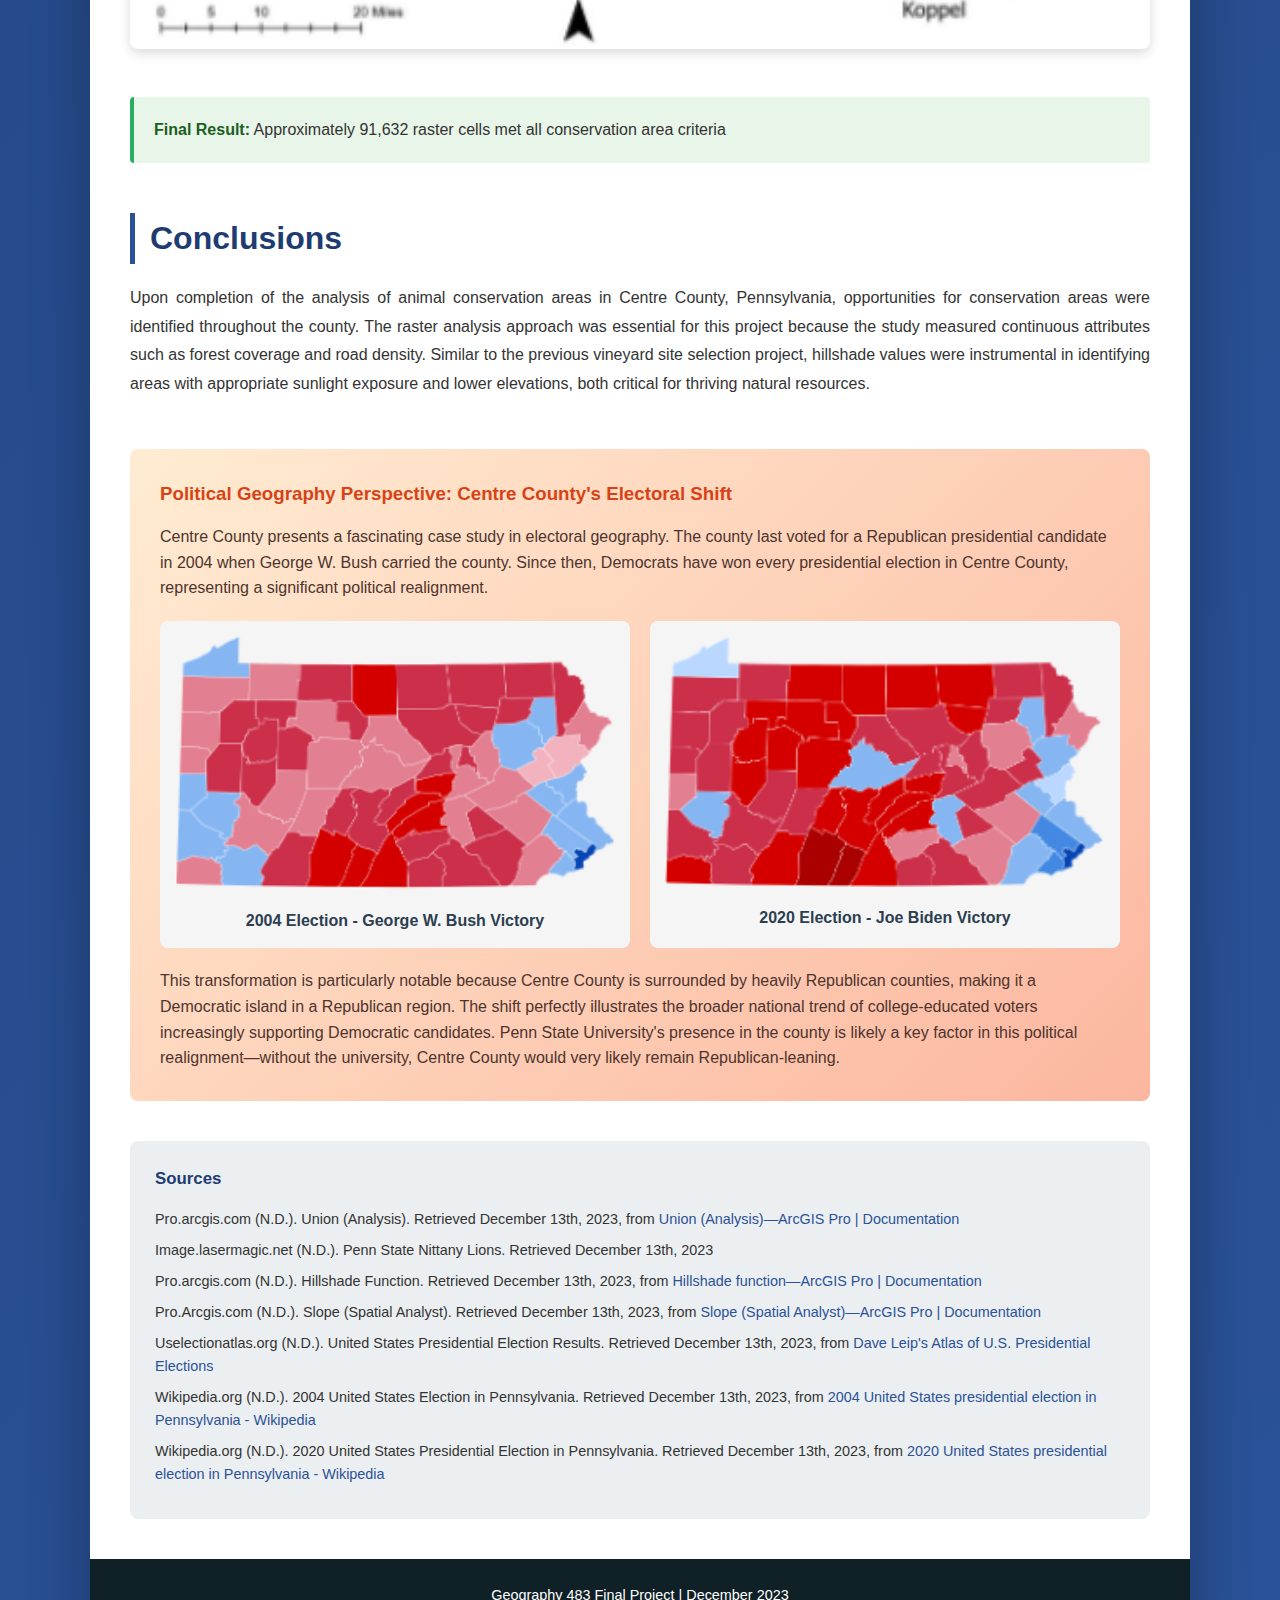
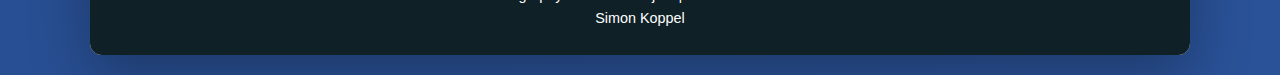
<file: projects/centre-county-conservation.html>
<!DOCTYPE html>
<html lang="en">
<head>
    <meta charset="UTF-8">
    <meta name="viewport" content="width=device-width, initial-scale=1.0">
    <title>Centre County Conservation Areas | Raster Analysis Project</title>
    <style>
        * {
            margin: 0;
            padding: 0;
            box-sizing: border-box;
        }
        
        body {
            font-family: 'Segoe UI', Tahoma, Geneva, Verdana, sans-serif;
            line-height: 1.6;
            color: #333;
            background: linear-gradient(135deg, #1e3c72 0%, #2a5298 100%);
            min-height: 100vh;
            padding: 20px;
        }
        
        .container {
            max-width: 1100px;
            margin: 0 auto;
            background: white;
            border-radius: 12px;
            box-shadow: 0 20px 60px rgba(0,0,0,0.3);
            overflow: hidden;
        }
        
        header {
            background: linear-gradient(135deg, #0f2027 0%, #203a43 50%, #2c5364 100%);
            color: white;
            padding: 50px 40px;
            text-align: center;
        }
        
        header h1 {
            font-size: 2.8em;
            margin-bottom: 15px;
            font-weight: 600;
        }
        
        header h2 {
            font-size: 1.3em;
            opacity: 0.9;
            font-weight: 300;
            margin-bottom: 10px;
        }
        
        header p {
            font-size: 1em;
            opacity: 0.8;
            font-style: italic;
        }
        
        .hero-image {
            width: 100%;
            max-width: 800px;
            height: auto;
            margin: 30px auto 0;
            display: block;
            border-radius: 8px;
            box-shadow: 0 8px 24px rgba(0,0,0,0.3);
        }
        
        .content {
            padding: 40px;
        }
        
        .section {
            margin-bottom: 50px;
        }
        
        .section h2 {
            color: #1e3c72;
            margin-bottom: 20px;
            font-size: 2em;
            border-left: 5px solid #2a5298;
            padding-left: 15px;
        }
        
        .section h3 {
            color: #2c5364;
            margin: 25px 0 15px 0;
            font-size: 1.5em;
        }
        
        .section p {
            margin-bottom: 15px;
            text-align: justify;
            line-height: 1.8;
        }
        
        .objectives {
            background: linear-gradient(135deg, #f5f7fa 0%, #c3cfe2 100%);
            padding: 30px;
            border-radius: 8px;
            margin-bottom: 30px;
        }
        
        .objectives h3 {
            color: #1e3c72;
            margin-bottom: 15px;
        }
        
        .objectives p {
            color: #2c3e50;
        }
        
        .criteria-box {
            background: #fff;
            border: 2px solid #2a5298;
            border-radius: 8px;
            padding: 25px;
            margin: 20px 0;
            box-shadow: 0 4px 12px rgba(0,0,0,0.1);
        }
        
        .criteria-box h4 {
            color: #1e3c72;
            margin-bottom: 12px;
            font-size: 1.2em;
        }
        
        .criteria-list {
            list-style: none;
            padding-left: 0;
        }
        
        .criteria-list li {
            padding: 8px 0 8px 25px;
            position: relative;
            color: #2c3e50;
        }
        
        .criteria-list li:before {
            content: "✓";
            position: absolute;
            left: 0;
            color: #27ae60;
            font-weight: bold;
            font-size: 1.2em;
        }
        
        .results-box {
            background: #e8f5e9;
            border-left: 4px solid #27ae60;
            padding: 20px;
            border-radius: 4px;
            margin: 20px 0;
        }
        
        .results-box strong {
            color: #1b5e20;
        }
        
        .map-image {
            width: 100%;
            max-width: 100%;
            height: auto;
            border-radius: 8px;
            box-shadow: 0 4px 12px rgba(0,0,0,0.15);
            margin: 20px 0;
        }
        
        .skills-grid {
            display: grid;
            grid-template-columns: repeat(auto-fit, minmax(200px, 1fr));
            gap: 20px;
            margin: 30px 0;
        }
        
        .skill-card {
            background: linear-gradient(135deg, #667eea 0%, #764ba2 100%);
            color: white;
            padding: 20px;
            border-radius: 8px;
            text-align: center;
            box-shadow: 0 4px 12px rgba(0,0,0,0.15);
            transition: transform 0.3s ease;
        }
        
        .skill-card:hover {
            transform: translateY(-5px);
        }
        
        .skill-card h4 {
            margin-bottom: 10px;
            font-size: 1.1em;
        }
        
        .creativity {
            background: linear-gradient(135deg, #ffecd2 0%, #fcb69f 100%);
            padding: 30px;
            border-radius: 8px;
            margin: 30px 0;
        }
        
        .creativity h3 {
            color: #d84315;
            margin-bottom: 15px;
        }
        
        .creativity p {
            color: #4e342e;
        }
        
        .election-comparison {
            display: grid;
            grid-template-columns: 1fr 1fr;
            gap: 20px;
            margin: 20px 0;
        }
        
        .election-map {
            background: #f5f5f5;
            padding: 15px;
            border-radius: 8px;
            text-align: center;
        }
        
        .election-map img {
            width: 100%;
            height: auto;
            border-radius: 8px;
        }
        
        .election-map p {
            margin-top: 10px;
            font-weight: 600;
            color: #2c3e50;
        }
        
        .citation {
            background: #eceff1;
            padding: 25px;
            border-radius: 8px;
            margin-top: 40px;
            font-size: 0.9em;
        }
        
        .citation h3 {
            color: #1e3c72;
            margin-bottom: 15px;
        }
        
        .citation p {
            margin-bottom: 8px;
            line-height: 1.6;
        }
        
        .citation a {
            color: #2a5298;
            text-decoration: none;
        }
        
        .citation a:hover {
            text-decoration: underline;
        }
        
        footer {
            background: #0f2027;
            color: white;
            text-align: center;
            padding: 25px;
            font-size: 0.9em;
        }
        
        @media (max-width: 768px) {
            header h1 {
                font-size: 2em;
            }
            
            .content {
                padding: 20px;
            }
            
            .election-comparison {
                grid-template-columns: 1fr;
            }
            
            .skills-grid {
                grid-template-columns: 1fr;
            }
        }
    </style>
</head>
<body>
    <div class="container">
        <header>
            <h1>Conservation Area Site Selection</h1>
            <h2>Centre County, Pennsylvania</h2>
            <p>A Comprehensive Raster Analysis Using ArcGIS Pro</p>
            
        </header>
        
        <div class="content">
            <div class="section objectives">
                <h3>Project Objectives</h3>
                <p>This final project demonstrates advanced GIS skills developed over ten weeks of coursework in Geography 483. The analysis utilizes raster-based techniques to identify optimal conservation areas in Centre County, Pennsylvania, based on multiple environmental and accessibility criteria.</p>
            </div>
            
            <div class="section">
                <h2>Skills Demonstrated</h2>
                <div class="skills-grid">
                    <div class="skill-card">
                        <h4>Attribute Queries</h4>
                        <p>Selecting features based on specific criteria</p>
                    </div>
                    <div class="skill-card">
                        <h4>Buffering Features</h4>
                        <p>Multi-distance buffer analysis</p>
                    </div>
                    <div class="skill-card">
                        <h4>Field Calculations</h4>
                        <p>Computing derived attributes</p>
                    </div>
                    <div class="skill-card">
                        <h4>Raster Analysis</h4>
                        <p>Hillshade, slope, and suitability modeling</p>
                    </div>
                    <div class="skill-card">
                        <h4>Spatial Joins</h4>
                        <p>Combining multiple datasets</p>
                    </div>
                    <div class="skill-card">
                        <h4>Map Layout Design</h4>
                        <p>Professional cartographic output</p>
                    </div>
                </div>
            </div>
            
            <div class="section">
                <h2>Methodology & Analysis</h2>
                
                <h3>Step 1: Species Richness Assessment</h3>
                <p>The analysis began by joining the species-rich table with the study areas layer. A new field was calculated to determine the total number of mammalian and bird species in each area.</p>
                
                
                
                <div class="criteria-box">
                    <h4>Criteria 1: Biodiversity Threshold</h4>
                    <ul class="criteria-list">
                        <li>Study areas must contain more than 70 mammalian and bird species</li>
                    </ul>
                </div>
                
                <div class="results-box">
                    <strong>Result:</strong> 48 study areas met the species richness criteria
                </div>
                
                <img src="../assets/images/studyareanarrow.png" alt="Study Areas After Species Filter" class="map-image">
                
                <h3>Step 2: Road Density Analysis</h3>
                <p>To minimize human disturbance, roads were buffered at varying distances based on road type: interstates at 100 meters, highways at 50 meters, and local roads at 20 meters. The percentage of each study area covered by buffered roads was then calculated by subtracting the shaded area from the total area and multiplying by 100.</p>
                
                <div class="criteria-box">
                    <h4>Criteria 2: Road Impact Limitation</h4>
                    <ul class="criteria-list">
                        <li>Interstates: 100-meter buffer</li>
                        <li>Highways: 50-meter buffer</li>
                        <li>Local roads: 20-meter buffer</li>
                        <li>Total buffered road area must be less than 10% of study area</li>
                    </ul>
                </div>
                
                
                
                <p>A Union operation was performed to combine road buffer areas with the species-rich study areas, creating an integrated dataset for analysis. The Union tool allowed the features and attributes from both layers to be merged into a single output layer.</p>
                
                
                
                <div class="results-box">
                    <strong>Result:</strong> 48 study areas remained after applying the road density threshold
                </div>
                
                <img src="../assets/images/10percentcriteria.png" alt="Areas Meeting 10% Road Criteria" class="map-image">
                
                <h3>Step 3: Raster Reclassification</h3>
                <p>The first raster analysis identified areas meeting the road percentage criteria. Attributes were reclassified into binary categories: areas with less than 10% road coverage received a value of 1 (suitable), while areas exceeding this threshold received a value of 0 (unsuitable).</p>
                
                <img src="../assets/images/RasterAnalysis.png" alt="Road Percentage Raster Analysis" class="map-image">
                
                <h3>Step 4: Land Ownership Analysis</h3>
                <p>Additional queries were performed to filter areas based on land ownership. A raster analysis was conducted to distinguish between publicly and privately owned land.</p>
                
                <div class="criteria-box">
                    <h4>Criteria 3: Land Ownership</h4>
                    <ul class="criteria-list">
                        <li>Areas must be publicly owned (value = 1)</li>
                        <li>Privately owned land excluded from consideration (value = 0)</li>
                    </ul>
                </div>
                
                <img src="../assets/images/Rastertwo.png" alt="Land Ownership Raster Analysis" class="map-image">
                
                <h3>Step 5: Environmental Suitability Analysis</h3>
                <p>The final raster analysis incorporated additional environmental factors including forest coverage, elevation, and solar exposure. Hillshade values were calculated to measure areas with optimal sunlight exposure and lower elevations, both critical factors for wildlife habitat suitability. The Hillshade function is an integral component of raster analysis, particularly for projects involving natural resources that depend on adequate sunlight and favorable topography.</p>
                
                <p>One particularly valuable technique employed in this analysis was the Slope Analysis method, which measures the gradient of raster cells. This capability proved extremely useful given that raster analysis frequently involves elevation-based assessments.</p>
                
                <img src="../assets/images/CompleteAnalysis.png" alt="Complete Multi-Criteria Analysis" class="map-image">
                
                <div class="results-box">
                    <strong>Final Result:</strong> Approximately 91,632 raster cells met all conservation area criteria
                </div>
                
                
            </div>
            
            <div class="section">
                <h2>Conclusions</h2>
                <p>Upon completion of the analysis of animal conservation areas in Centre County, Pennsylvania, opportunities for conservation areas were identified throughout the county. The raster analysis approach was essential for this project because the study measured continuous attributes such as forest coverage and road density. Similar to the previous vineyard site selection project, hillshade values were instrumental in identifying areas with appropriate sunlight exposure and lower elevations, both critical for thriving natural resources.</p>
            </div>
            
            <div class="creativity">
                <h3>Political Geography Perspective: Centre County's Electoral Shift</h3>
                <p>Centre County presents a fascinating case study in electoral geography. The county last voted for a Republican presidential candidate in 2004 when George W. Bush carried the county. Since then, Democrats have won every presidential election in Centre County, representing a significant political realignment.</p>
                
                <div class="election-comparison">
                    <div class="election-map">
                        <img src="../assets/images/BushMap.png" alt="2004 Presidential Election Results">
                        <p>2004 Election - George W. Bush Victory</p>
                    </div>
                    <div class="election-map">
                        <img src="../assets/images/TrumpMap.png" alt="2020 Presidential Election Results">
                        <p>2020 Election - Joe Biden Victory</p>
                    </div>
                </div>
                
                <p>This transformation is particularly notable because Centre County is surrounded by heavily Republican counties, making it a Democratic island in a Republican region. The shift perfectly illustrates the broader national trend of college-educated voters increasingly supporting Democratic candidates. Penn State University's presence in the county is likely a key factor in this political realignment—without the university, Centre County would very likely remain Republican-leaning.</p>
            </div>
            
            <div class="citation">
                <h3>Sources</h3>
                <p>Pro.arcgis.com (N.D.). Union (Analysis). Retrieved December 13th, 2023, from <a href="https://pro.arcgis.com/en/pro-app/latest/tool-reference/analysis/union.htm" target="_blank">Union (Analysis)—ArcGIS Pro | Documentation</a></p>
                
                <p>Image.lasermagic.net (N.D.). Penn State Nittany Lions. Retrieved December 13th, 2023</p>
                
                <p>Pro.arcgis.com (N.D.). Hillshade Function. Retrieved December 13th, 2023, from <a href="https://pro.arcgis.com/en/pro-app/latest/help/analysis/raster-functions/hillshade-function.htm" target="_blank">Hillshade function—ArcGIS Pro | Documentation</a></p>
                
                <p>Pro.Arcgis.com (N.D.). Slope (Spatial Analyst). Retrieved December 13th, 2023, from <a href="https://pro.arcgis.com/en/pro-app/latest/tool-reference/spatial-analyst/slope.htm" target="_blank">Slope (Spatial Analyst)—ArcGIS Pro | Documentation</a></p>
                
                <p>Uselectionatlas.org (N.D.). United States Presidential Election Results. Retrieved December 13th, 2023, from <a href="https://uselectionatlas.org" target="_blank">Dave Leip's Atlas of U.S. Presidential Elections</a></p>
                
                <p>Wikipedia.org (N.D.). 2004 United States Election in Pennsylvania. Retrieved December 13th, 2023, from <a href="https://en.wikipedia.org/wiki/2004_United_States_presidential_election_in_Pennsylvania" target="_blank">2004 United States presidential election in Pennsylvania - Wikipedia</a></p>
                
                <p>Wikipedia.org (N.D.). 2020 United States Presidential Election in Pennsylvania. Retrieved December 13th, 2023, from <a href="https://en.wikipedia.org/wiki/2020_United_States_presidential_election_in_Pennsylvania" target="_blank">2020 United States presidential election in Pennsylvania - Wikipedia</a></p>
            </div>
        </div>
        
        <footer>
            <p>Geography 483 Final Project | December 2023</p>
            <p>Simon Koppel</p>
        </footer>
    </div>
</body>
</html>
</file>
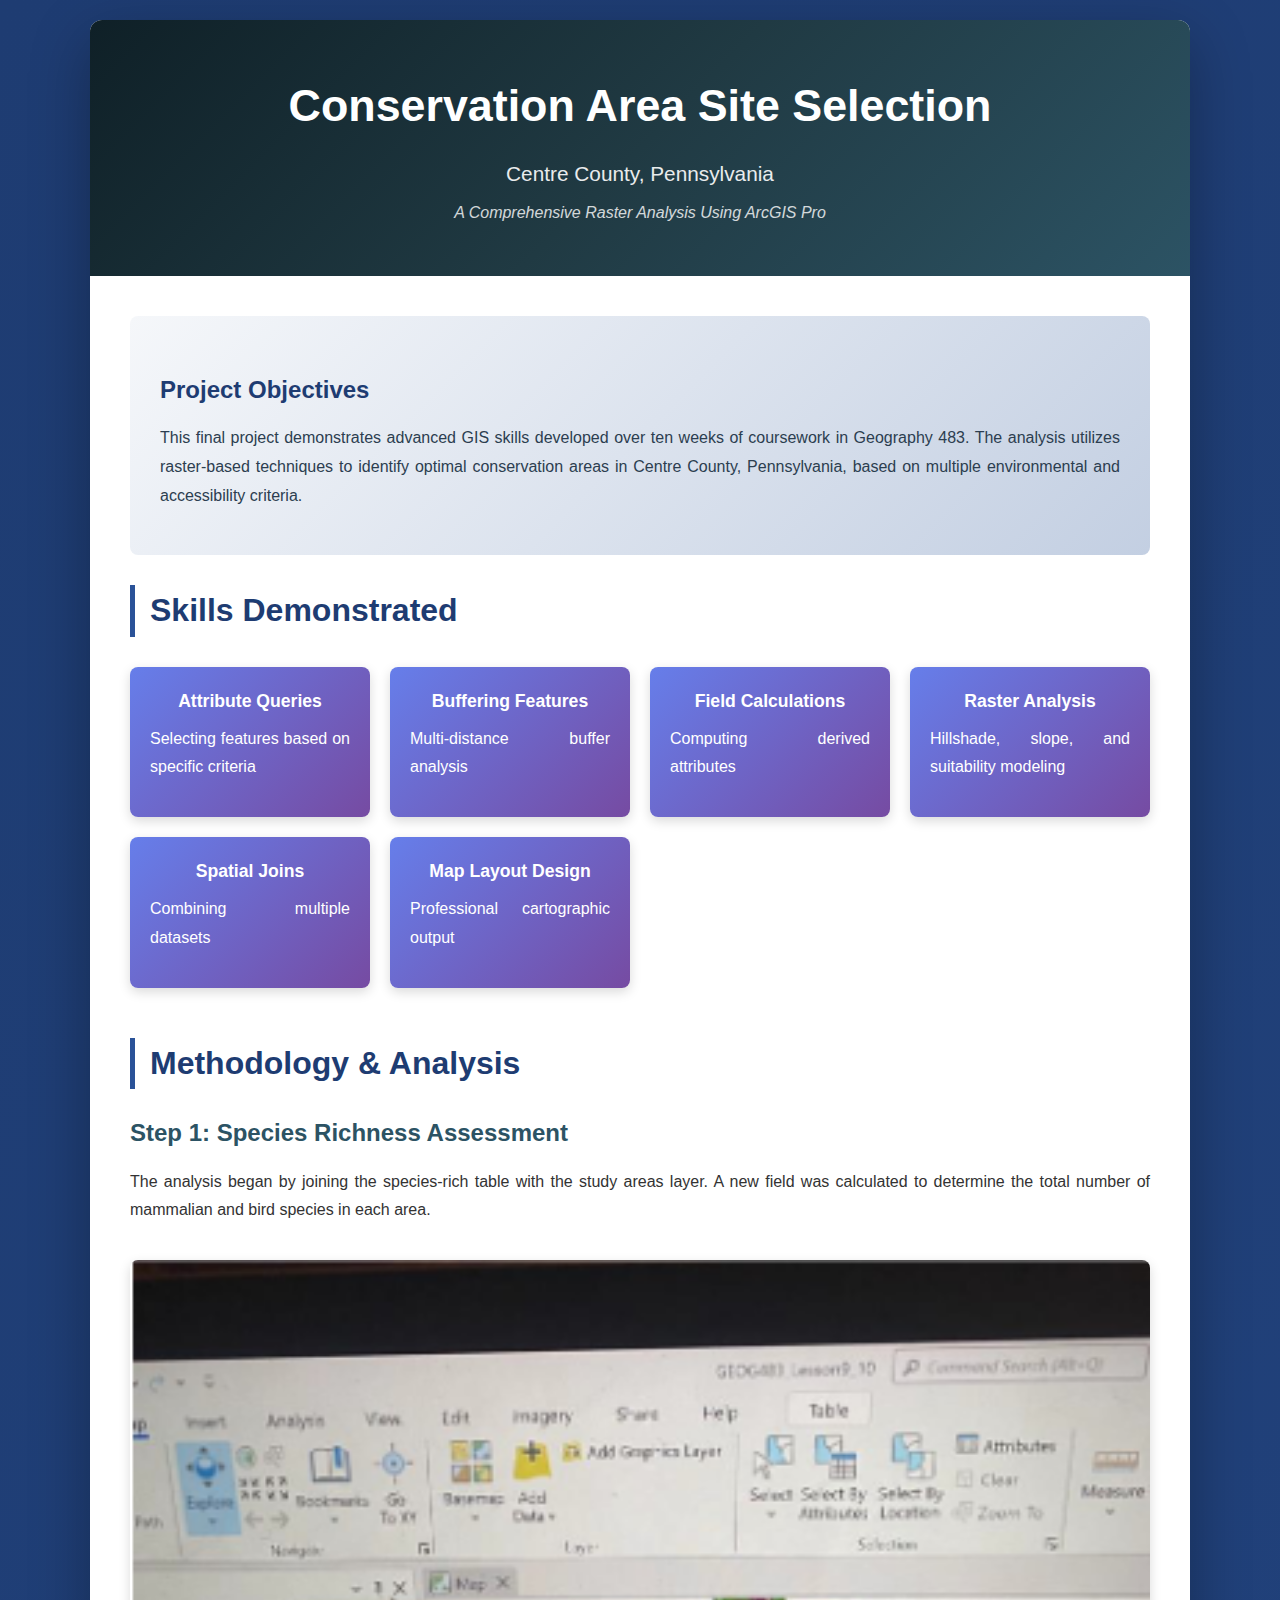
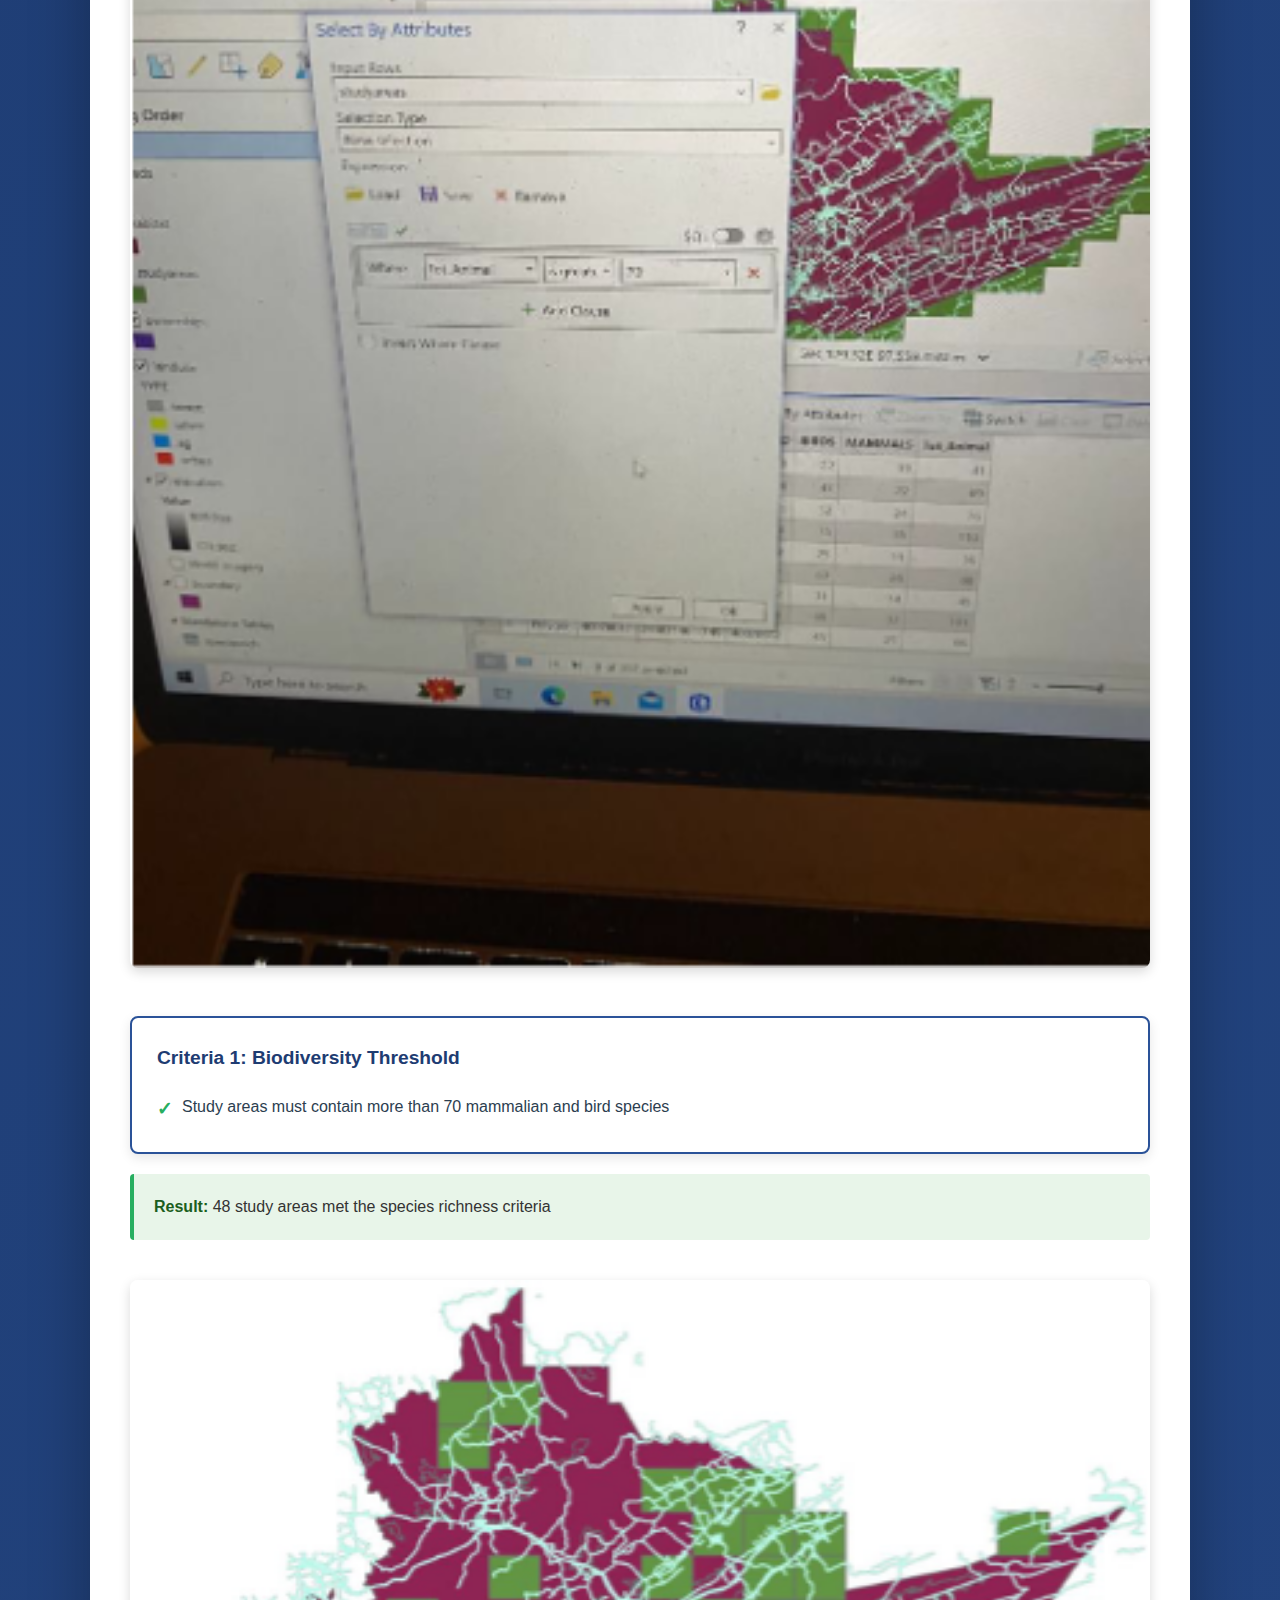
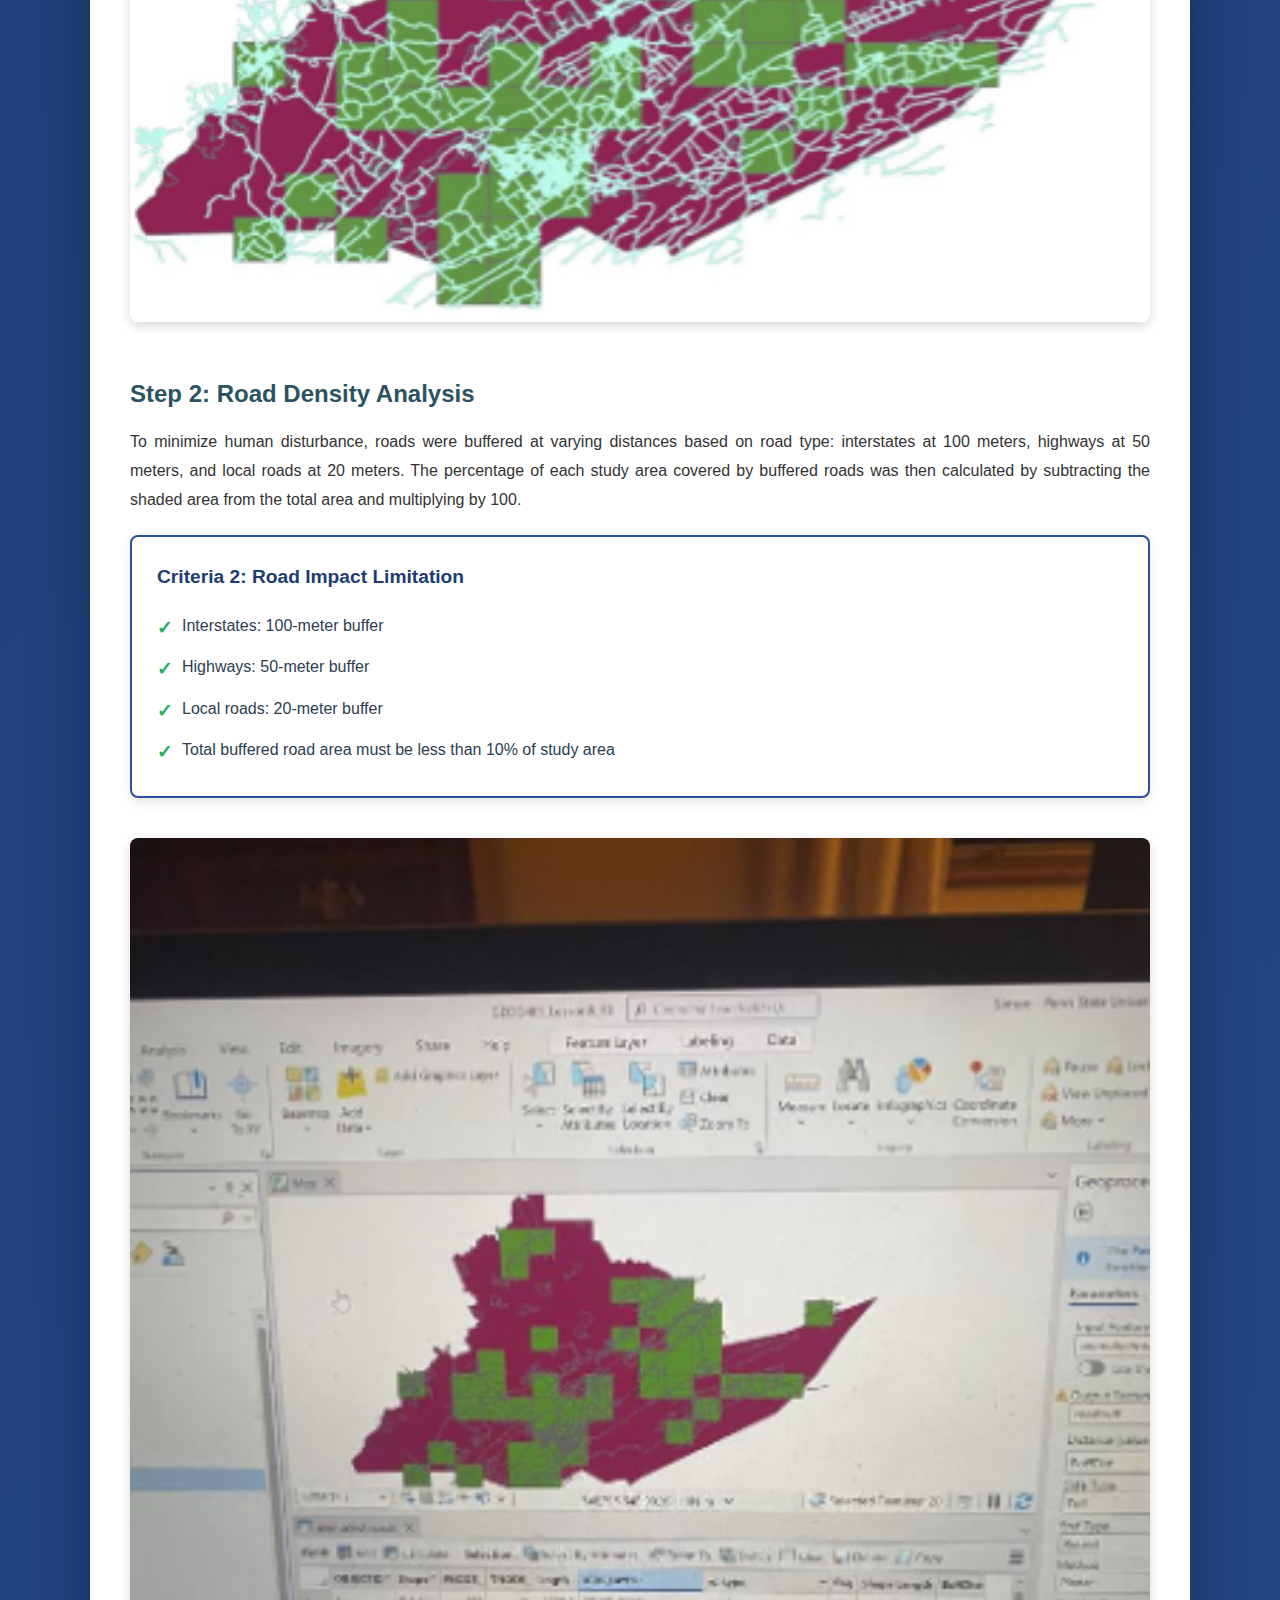
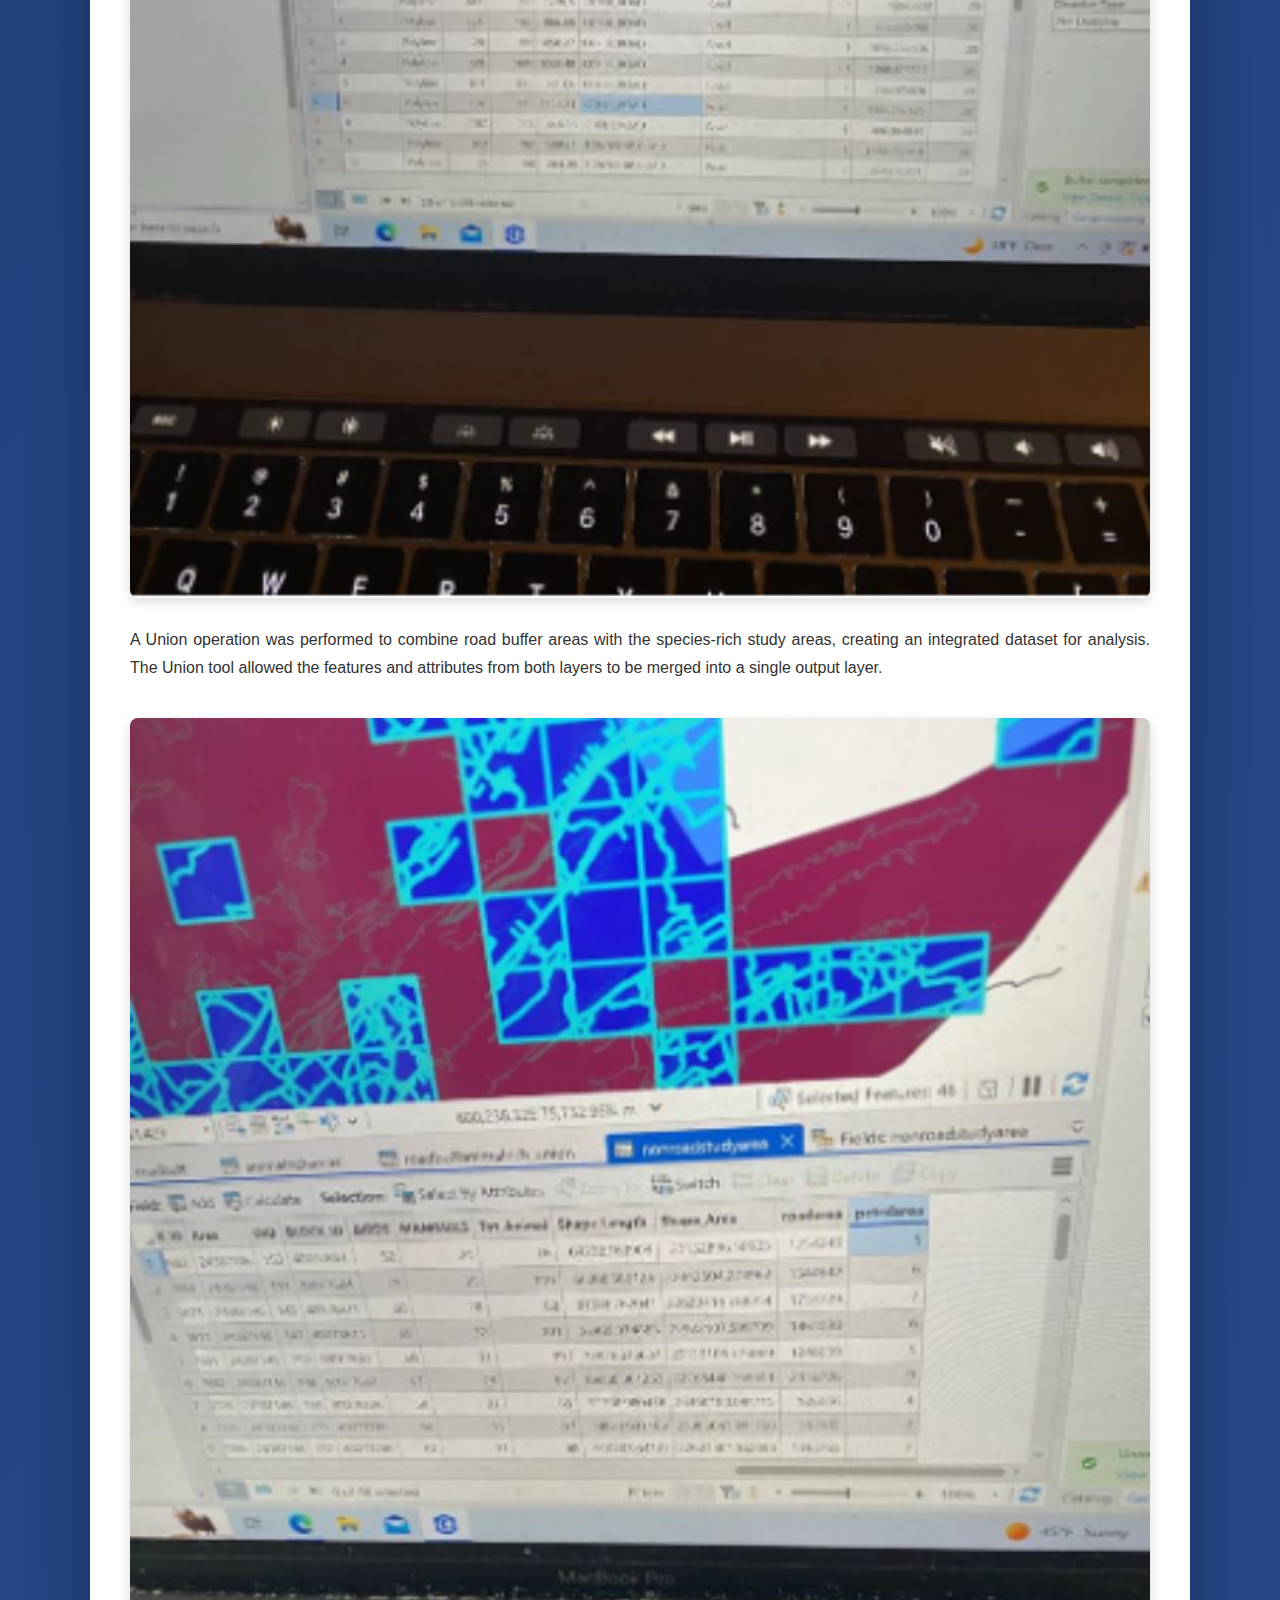
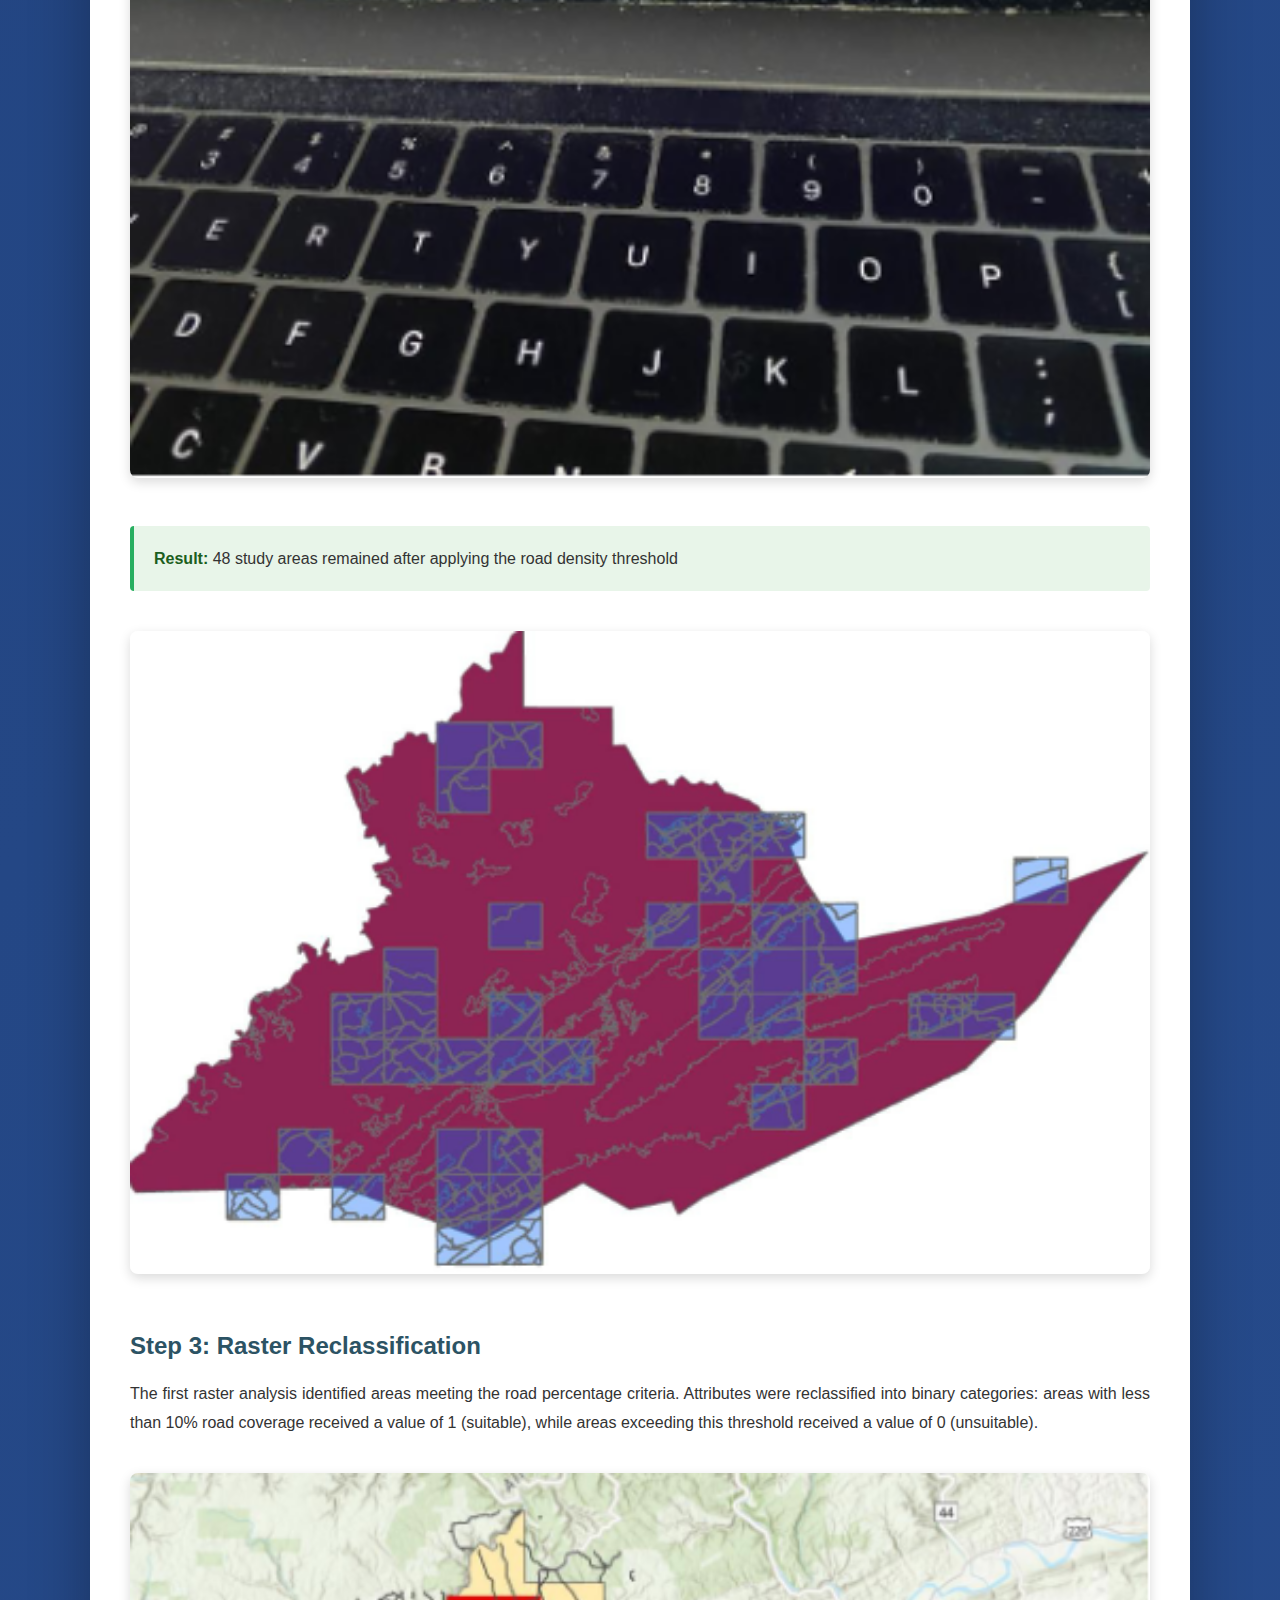
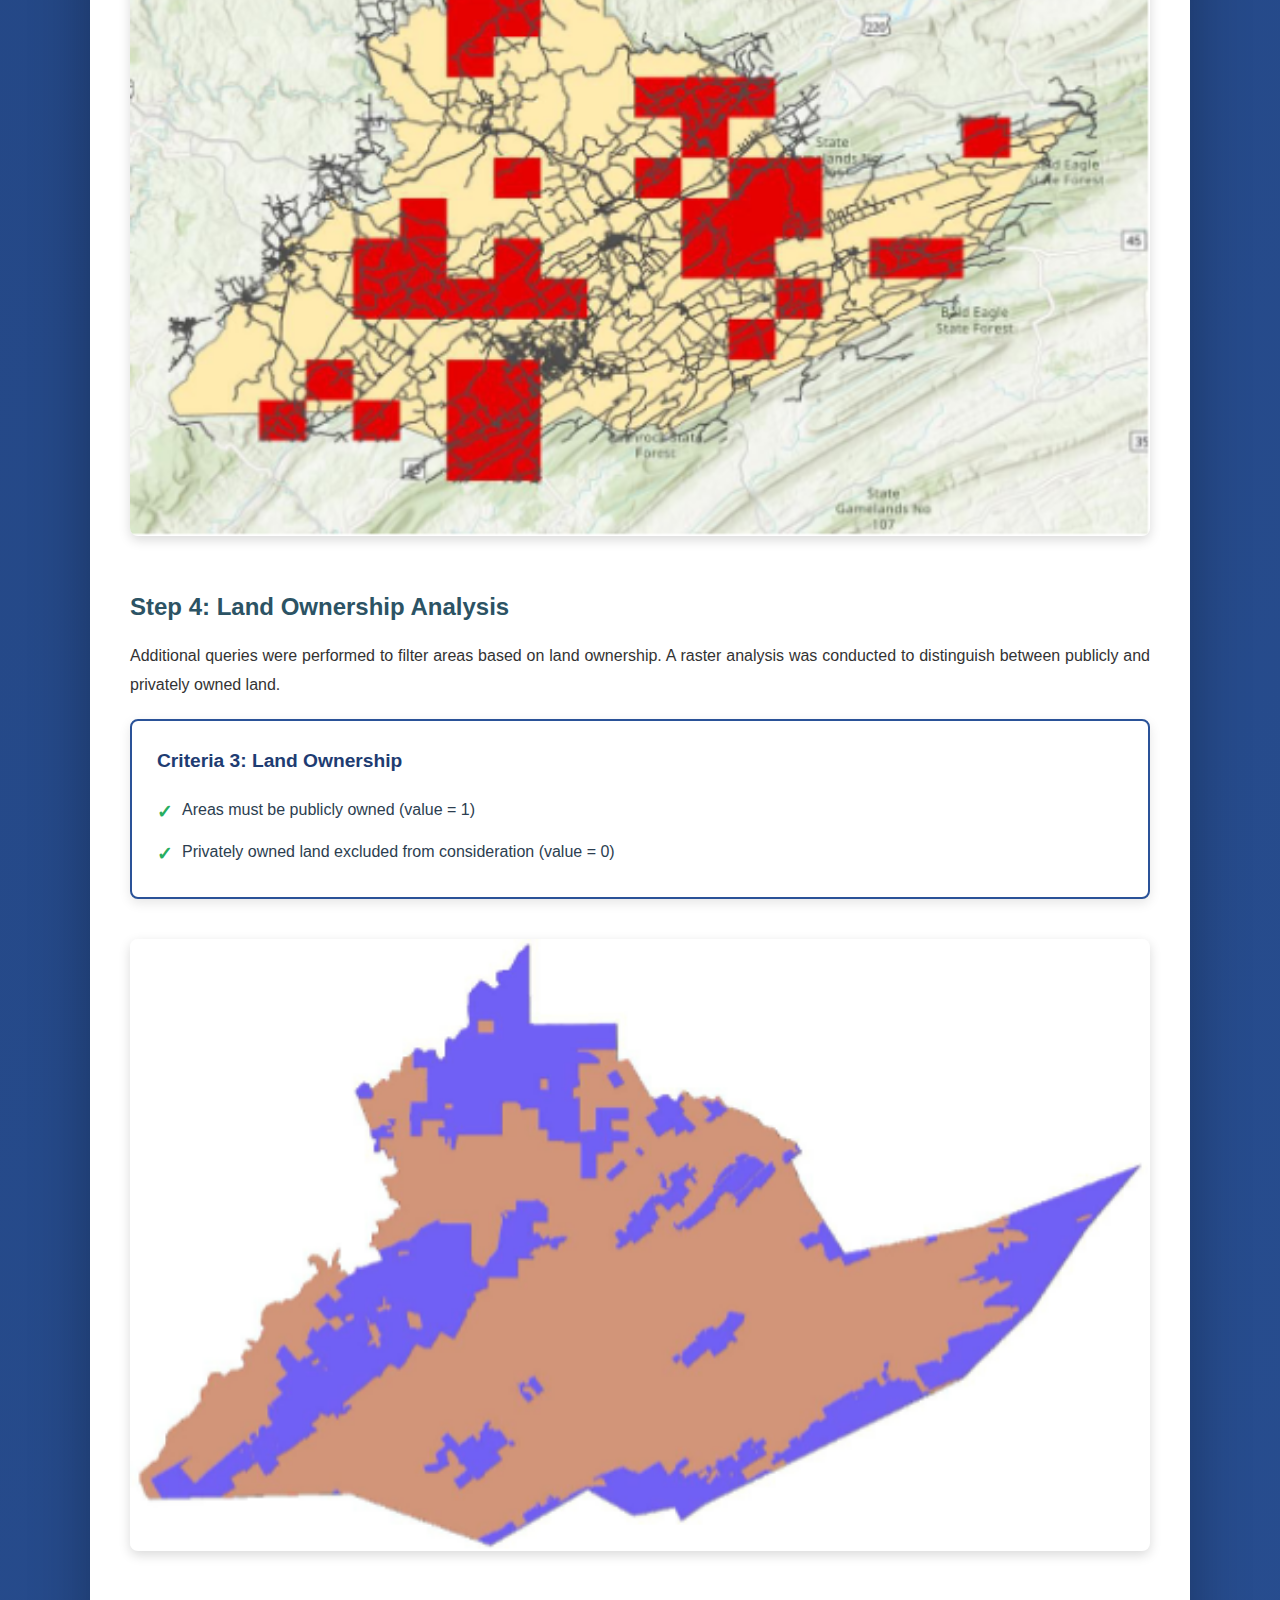
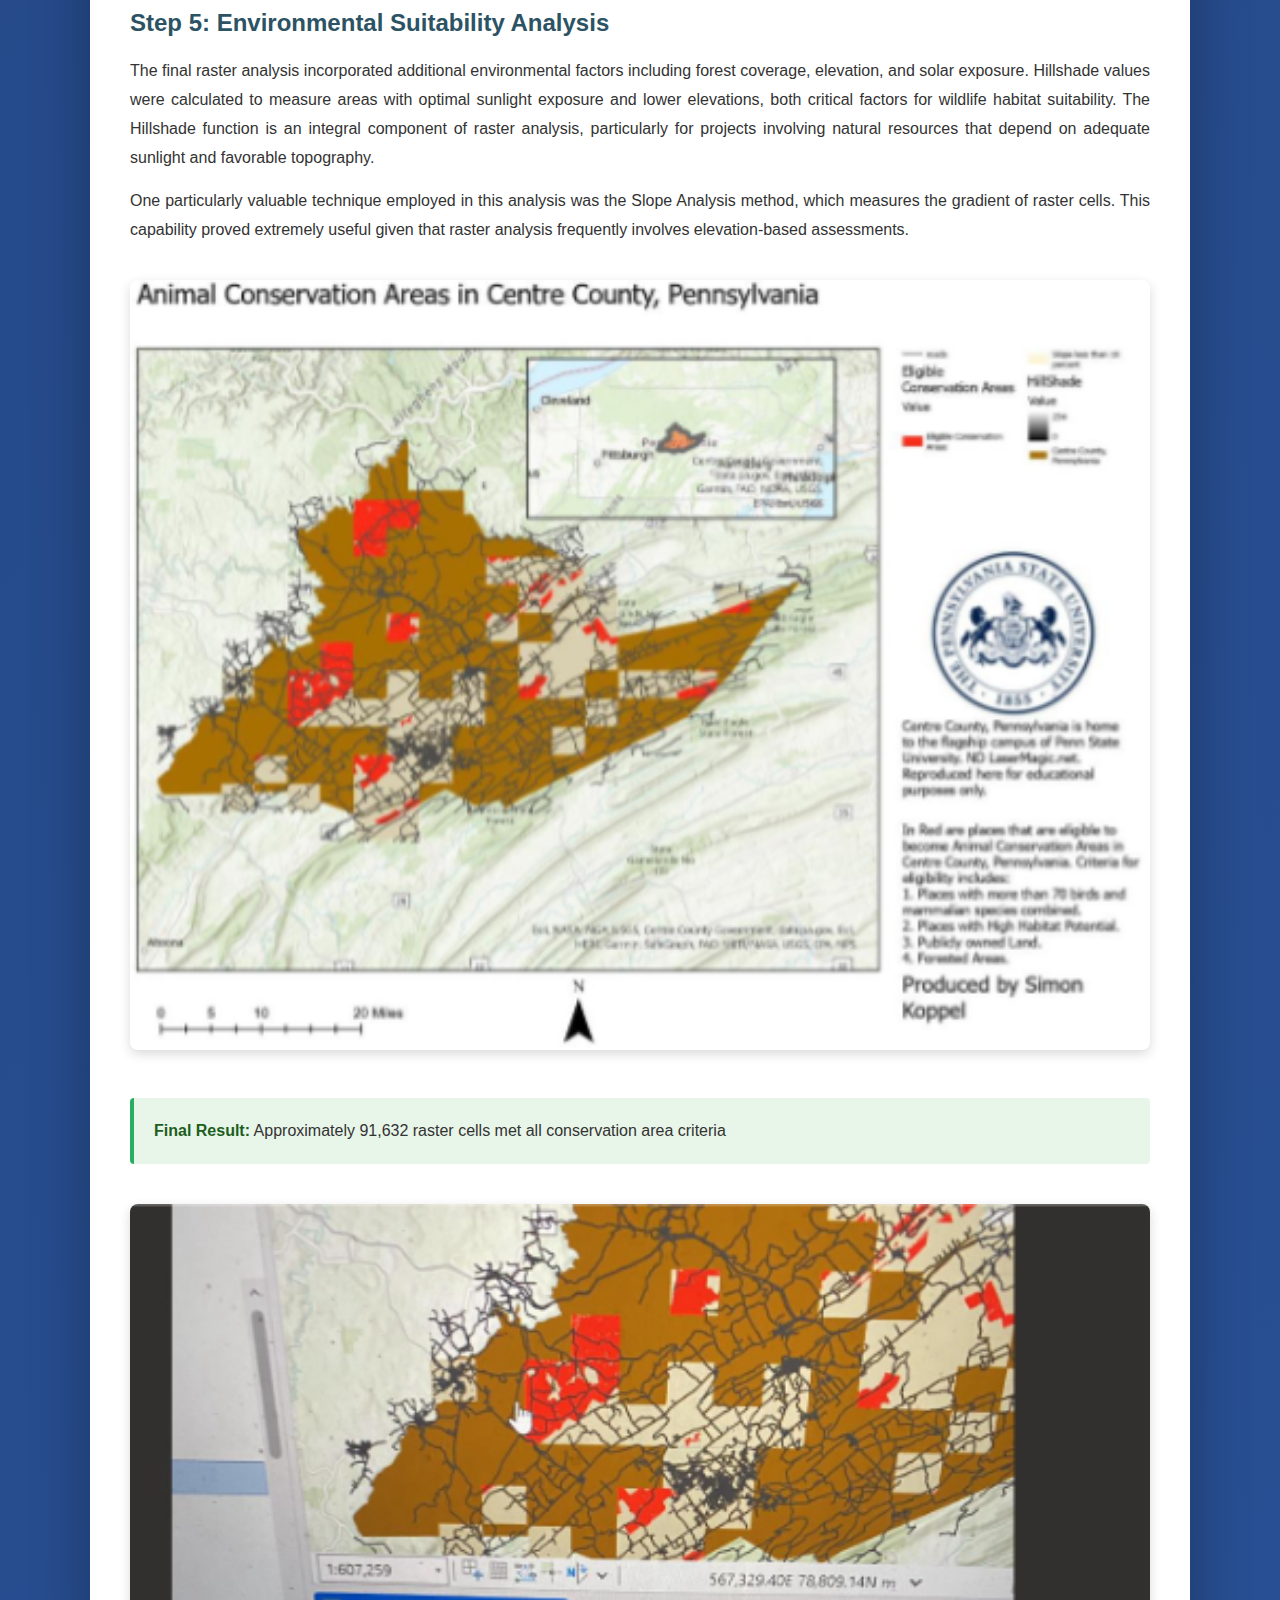
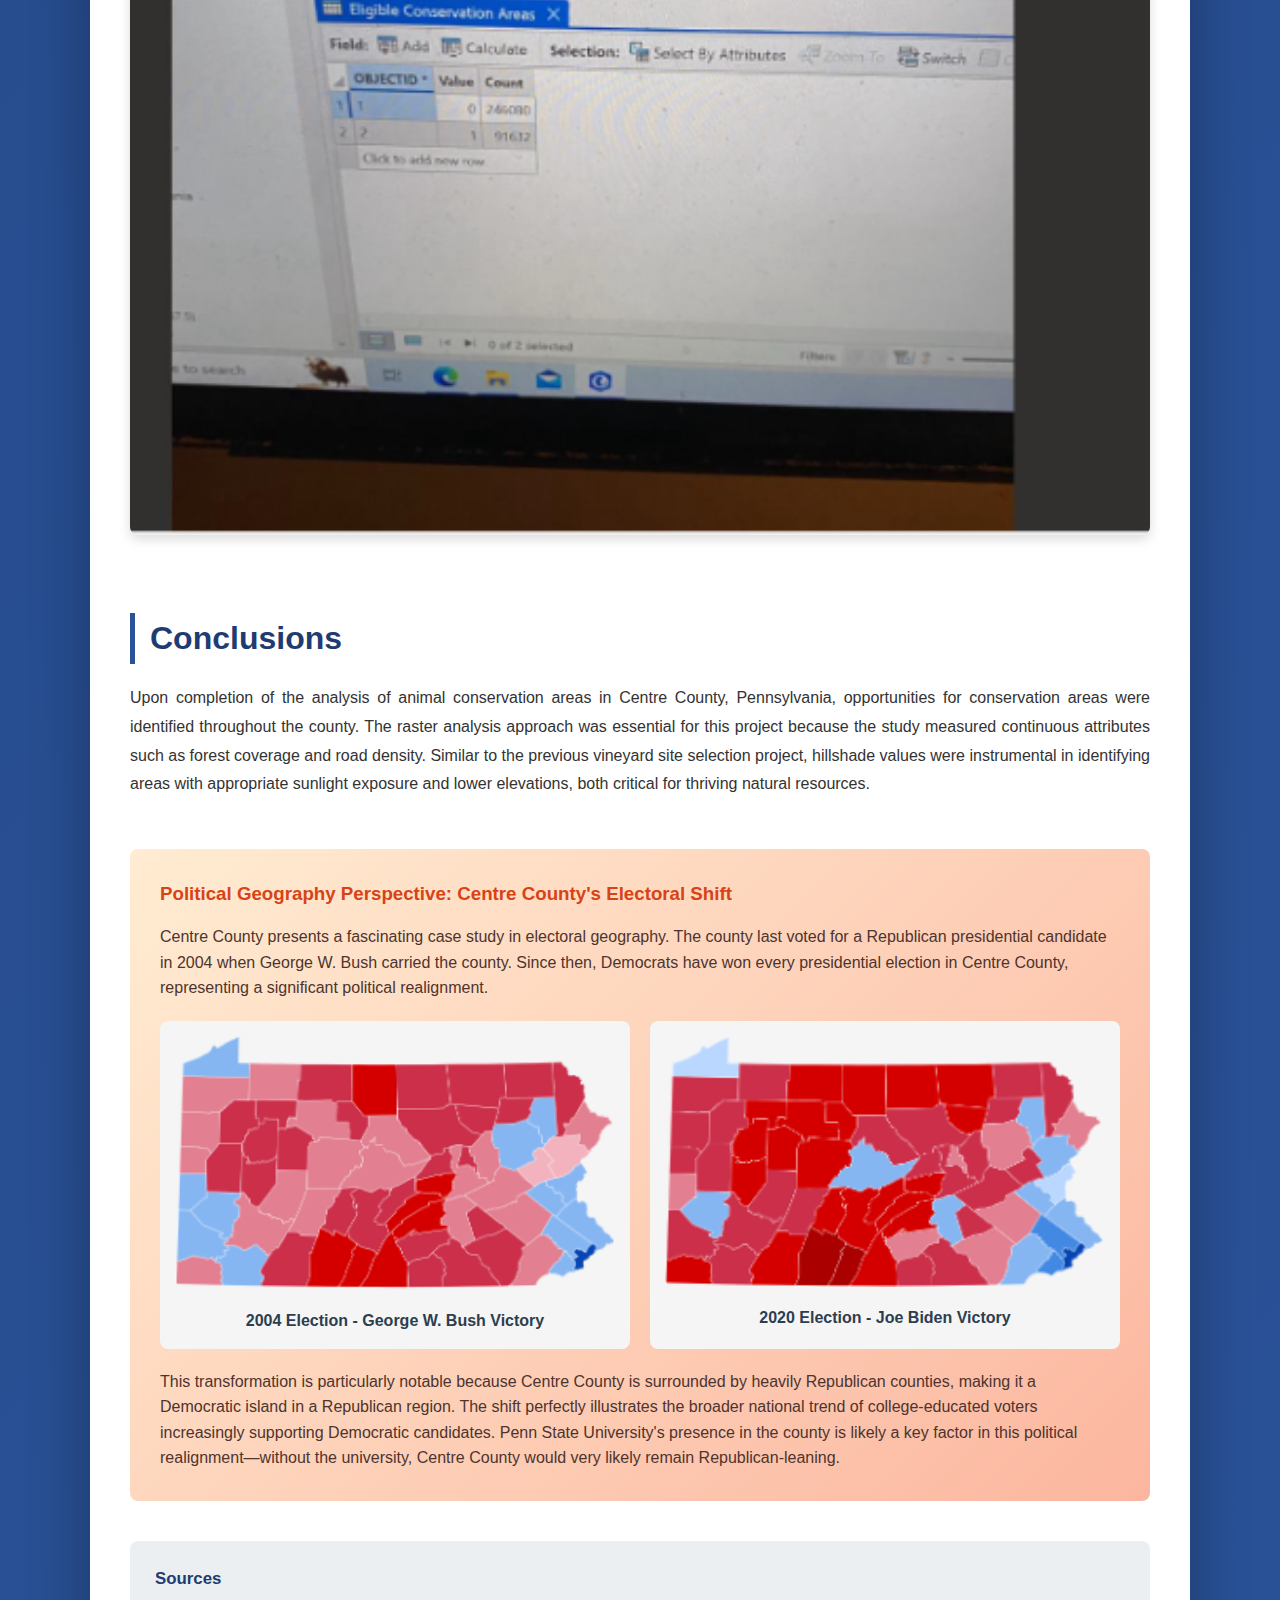
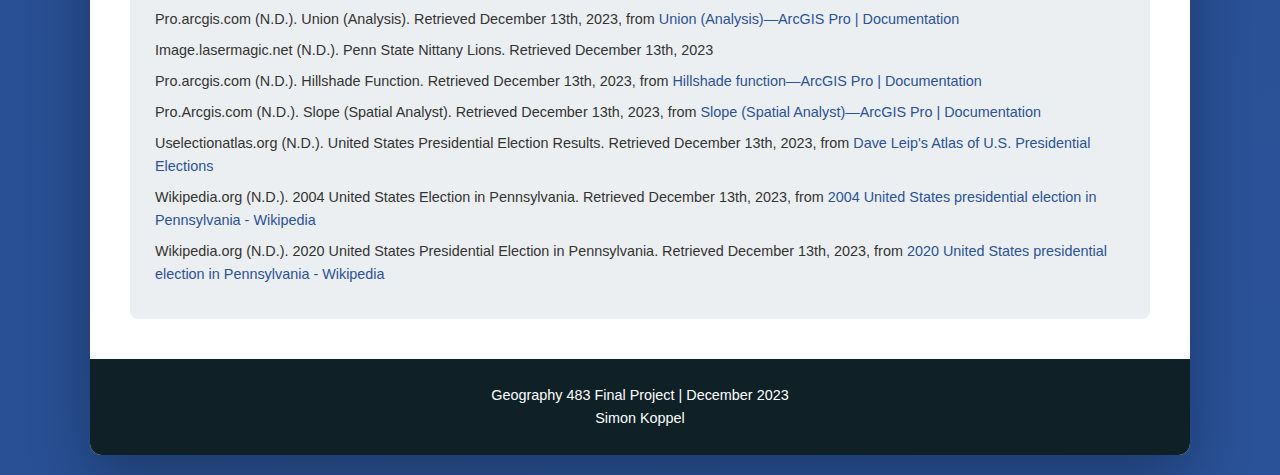
<file: projects/centre_county_conservation.html>
<!DOCTYPE html>
<html lang="en">
<head>
    <meta charset="UTF-8">
    <meta name="viewport" content="width=device-width, initial-scale=1.0">
    <title>Centre County Conservation Areas | Raster Analysis Project</title>
    <style>
        * {
            margin: 0;
            padding: 0;
            box-sizing: border-box;
        }
        
        body {
            font-family: 'Segoe UI', Tahoma, Geneva, Verdana, sans-serif;
            line-height: 1.6;
            color: #333;
            background: linear-gradient(135deg, #1e3c72 0%, #2a5298 100%);
            min-height: 100vh;
            padding: 20px;
        }
        
        .container {
            max-width: 1100px;
            margin: 0 auto;
            background: white;
            border-radius: 12px;
            box-shadow: 0 20px 60px rgba(0,0,0,0.3);
            overflow: hidden;
        }
        
        header {
            background: linear-gradient(135deg, #0f2027 0%, #203a43 50%, #2c5364 100%);
            color: white;
            padding: 50px 40px;
            text-align: center;
        }
        
        header h1 {
            font-size: 2.8em;
            margin-bottom: 15px;
            font-weight: 600;
        }
        
        header h2 {
            font-size: 1.3em;
            opacity: 0.9;
            font-weight: 300;
            margin-bottom: 10px;
        }
        
        header p {
            font-size: 1em;
            opacity: 0.8;
            font-style: italic;
        }
        
        .content {
            padding: 40px;
        }
        
        .section {
            margin-bottom: 50px;
        }
        
        .section h2 {
            color: #1e3c72;
            margin-bottom: 20px;
            font-size: 2em;
            border-left: 5px solid #2a5298;
            padding-left: 15px;
        }
        
        .section h3 {
            color: #2c5364;
            margin: 25px 0 15px 0;
            font-size: 1.5em;
        }
        
        .section p {
            margin-bottom: 15px;
            text-align: justify;
            line-height: 1.8;
        }
        
        .objectives {
            background: linear-gradient(135deg, #f5f7fa 0%, #c3cfe2 100%);
            padding: 30px;
            border-radius: 8px;
            margin-bottom: 30px;
        }
        
        .objectives h3 {
            color: #1e3c72;
            margin-bottom: 15px;
        }
        
        .objectives p {
            color: #2c3e50;
        }
        
        .criteria-box {
            background: #fff;
            border: 2px solid #2a5298;
            border-radius: 8px;
            padding: 25px;
            margin: 20px 0;
            box-shadow: 0 4px 12px rgba(0,0,0,0.1);
        }
        
        .criteria-box h4 {
            color: #1e3c72;
            margin-bottom: 12px;
            font-size: 1.2em;
        }
        
        .criteria-list {
            list-style: none;
            padding-left: 0;
        }
        
        .criteria-list li {
            padding: 8px 0 8px 25px;
            position: relative;
            color: #2c3e50;
        }
        
        .criteria-list li:before {
            content: "✓";
            position: absolute;
            left: 0;
            color: #27ae60;
            font-weight: bold;
            font-size: 1.2em;
        }
        
        .results-box {
            background: #e8f5e9;
            border-left: 4px solid #27ae60;
            padding: 20px;
            border-radius: 4px;
            margin: 20px 0;
        }
        
        .results-box strong {
            color: #1b5e20;
        }
        
        .map-image {
            width: 100%;
            max-width: 100%;
            height: auto;
            border-radius: 8px;
            box-shadow: 0 4px 12px rgba(0,0,0,0.15);
            margin: 20px 0;
        }
        
        .skills-grid {
            display: grid;
            grid-template-columns: repeat(auto-fit, minmax(200px, 1fr));
            gap: 20px;
            margin: 30px 0;
        }
        
        .skill-card {
            background: linear-gradient(135deg, #667eea 0%, #764ba2 100%);
            color: white;
            padding: 20px;
            border-radius: 8px;
            text-align: center;
            box-shadow: 0 4px 12px rgba(0,0,0,0.15);
            transition: transform 0.3s ease;
        }
        
        .skill-card:hover {
            transform: translateY(-5px);
        }
        
        .skill-card h4 {
            margin-bottom: 10px;
            font-size: 1.1em;
        }
        
        .creativity {
            background: linear-gradient(135deg, #ffecd2 0%, #fcb69f 100%);
            padding: 30px;
            border-radius: 8px;
            margin: 30px 0;
        }
        
        .creativity h3 {
            color: #d84315;
            margin-bottom: 15px;
        }
        
        .creativity p {
            color: #4e342e;
        }
        
        .election-comparison {
            display: grid;
            grid-template-columns: 1fr 1fr;
            gap: 20px;
            margin: 20px 0;
        }
        
        .election-map {
            background: #f5f5f5;
            padding: 15px;
            border-radius: 8px;
            text-align: center;
        }
        
        .election-map img {
            width: 100%;
            height: auto;
            border-radius: 8px;
        }
        
        .election-map p {
            margin-top: 10px;
            font-weight: 600;
            color: #2c3e50;
        }
        
        .citation {
            background: #eceff1;
            padding: 25px;
            border-radius: 8px;
            margin-top: 40px;
            font-size: 0.9em;
        }
        
        .citation h3 {
            color: #1e3c72;
            margin-bottom: 15px;
        }
        
        .citation p {
            margin-bottom: 8px;
            line-height: 1.6;
        }
        
        .citation a {
            color: #2a5298;
            text-decoration: none;
        }
        
        .citation a:hover {
            text-decoration: underline;
        }
        
        footer {
            background: #0f2027;
            color: white;
            text-align: center;
            padding: 25px;
            font-size: 0.9em;
        }
        
        @media (max-width: 768px) {
            header h1 {
                font-size: 2em;
            }
            
            .content {
                padding: 20px;
            }
            
            .election-comparison {
                grid-template-columns: 1fr;
            }
            
            .skills-grid {
                grid-template-columns: 1fr;
            }
        }
    </style>
</head>
<body>
    <div class="container">
        <header>
            <h1>Conservation Area Site Selection</h1>
            <h2>Centre County, Pennsylvania</h2>
            <p>A Comprehensive Raster Analysis Using ArcGIS Pro</p>
        </header>
        
        <div class="content">
            <div class="section objectives">
                <h3>Project Objectives</h3>
                <p>This final project demonstrates advanced GIS skills developed over ten weeks of coursework in Geography 483. The analysis utilizes raster-based techniques to identify optimal conservation areas in Centre County, Pennsylvania, based on multiple environmental and accessibility criteria.</p>
            </div>
            
            <div class="section">
                <h2>Skills Demonstrated</h2>
                <div class="skills-grid">
                    <div class="skill-card">
                        <h4>Attribute Queries</h4>
                        <p>Selecting features based on specific criteria</p>
                    </div>
                    <div class="skill-card">
                        <h4>Buffering Features</h4>
                        <p>Multi-distance buffer analysis</p>
                    </div>
                    <div class="skill-card">
                        <h4>Field Calculations</h4>
                        <p>Computing derived attributes</p>
                    </div>
                    <div class="skill-card">
                        <h4>Raster Analysis</h4>
                        <p>Hillshade, slope, and suitability modeling</p>
                    </div>
                    <div class="skill-card">
                        <h4>Spatial Joins</h4>
                        <p>Combining multiple datasets</p>
                    </div>
                    <div class="skill-card">
                        <h4>Map Layout Design</h4>
                        <p>Professional cartographic output</p>
                    </div>
                </div>
            </div>
            
            <div class="section">
                <h2>Methodology & Analysis</h2>
                
                <h3>Step 1: Species Richness Assessment</h3>
                <p>The analysis began by joining the species-rich table with the study areas layer. A new field was calculated to determine the total number of mammalian and bird species in each area.</p>
                
                <img src="../assets/images/joinspecies.png" alt="Species Join Table" class="map-image">
                
                <div class="criteria-box">
                    <h4>Criteria 1: Biodiversity Threshold</h4>
                    <ul class="criteria-list">
                        <li>Study areas must contain more than 70 mammalian and bird species</li>
                    </ul>
                </div>
                
                <div class="results-box">
                    <strong>Result:</strong> 48 study areas met the species richness criteria
                </div>
                
                <img src="../assets/images/studyareanarrow.png" alt="Study Areas After Species Filter" class="map-image">
                
                <h3>Step 2: Road Density Analysis</h3>
                <p>To minimize human disturbance, roads were buffered at varying distances based on road type: interstates at 100 meters, highways at 50 meters, and local roads at 20 meters. The percentage of each study area covered by buffered roads was then calculated by subtracting the shaded area from the total area and multiplying by 100.</p>
                
                <div class="criteria-box">
                    <h4>Criteria 2: Road Impact Limitation</h4>
                    <ul class="criteria-list">
                        <li>Interstates: 100-meter buffer</li>
                        <li>Highways: 50-meter buffer</li>
                        <li>Local roads: 20-meter buffer</li>
                        <li>Total buffered road area must be less than 10% of study area</li>
                    </ul>
                </div>
                
                <img src="../assets/images/Buffer.png" alt="Road Buffer Analysis" class="map-image">
                
                <p>A Union operation was performed to combine road buffer areas with the species-rich study areas, creating an integrated dataset for analysis. The Union tool allowed the features and attributes from both layers to be merged into a single output layer.</p>
                
                <img src="../assets/images/Union.png" alt="Union Operation Results" class="map-image">
                
                <div class="results-box">
                    <strong>Result:</strong> 48 study areas remained after applying the road density threshold
                </div>
                
                <img src="../assets/images/10percentcriteria.png" alt="Areas Meeting 10% Road Criteria" class="map-image">
                
                <h3>Step 3: Raster Reclassification</h3>
                <p>The first raster analysis identified areas meeting the road percentage criteria. Attributes were reclassified into binary categories: areas with less than 10% road coverage received a value of 1 (suitable), while areas exceeding this threshold received a value of 0 (unsuitable).</p>
                
                <img src="../assets/images/RasterAnalysis.png" alt="Road Percentage Raster Analysis" class="map-image">
                
                <h3>Step 4: Land Ownership Analysis</h3>
                <p>Additional queries were performed to filter areas based on land ownership. A raster analysis was conducted to distinguish between publicly and privately owned land.</p>
                
                <div class="criteria-box">
                    <h4>Criteria 3: Land Ownership</h4>
                    <ul class="criteria-list">
                        <li>Areas must be publicly owned (value = 1)</li>
                        <li>Privately owned land excluded from consideration (value = 0)</li>
                    </ul>
                </div>
                
                <img src="../assets/images/Rastertwo.png" alt="Land Ownership Raster Analysis" class="map-image">
                
                <h3>Step 5: Environmental Suitability Analysis</h3>
                <p>The final raster analysis incorporated additional environmental factors including forest coverage, elevation, and solar exposure. Hillshade values were calculated to measure areas with optimal sunlight exposure and lower elevations, both critical factors for wildlife habitat suitability. The Hillshade function is an integral component of raster analysis, particularly for projects involving natural resources that depend on adequate sunlight and favorable topography.</p>
                
                <p>One particularly valuable technique employed in this analysis was the Slope Analysis method, which measures the gradient of raster cells. This capability proved extremely useful given that raster analysis frequently involves elevation-based assessments.</p>
                
                <img src="../assets/images/CompleteAnalysis.png" alt="Complete Multi-Criteria Analysis" class="map-image">
                
                <div class="results-box">
                    <strong>Final Result:</strong> Approximately 91,632 raster cells met all conservation area criteria
                </div>
                
                <img src="../assets/images/AnalysisFinal.png" alt="Final Suitability Model" class="map-image">
            </div>
            
            <div class="section">
                <h2>Conclusions</h2>
                <p>Upon completion of the analysis of animal conservation areas in Centre County, Pennsylvania, opportunities for conservation areas were identified throughout the county. The raster analysis approach was essential for this project because the study measured continuous attributes such as forest coverage and road density. Similar to the previous vineyard site selection project, hillshade values were instrumental in identifying areas with appropriate sunlight exposure and lower elevations, both critical for thriving natural resources.</p>
            </div>
            
            <div class="creativity">
                <h3>Political Geography Perspective: Centre County's Electoral Shift</h3>
                <p>Centre County presents a fascinating case study in electoral geography. The county last voted for a Republican presidential candidate in 2004 when George W. Bush carried the county. Since then, Democrats have won every presidential election in Centre County, representing a significant political realignment.</p>
                
                <div class="election-comparison">
                    <div class="election-map">
                        <img src="../assets/images/BushMap.png" alt="2004 Presidential Election Results">
                        <p>2004 Election - George W. Bush Victory</p>
                    </div>
                    <div class="election-map">
                        <img src="../assets/images/TrumpMap.png" alt="2020 Presidential Election Results">
                        <p>2020 Election - Joe Biden Victory</p>
                    </div>
                </div>
                
                <p>This transformation is particularly notable because Centre County is surrounded by heavily Republican counties, making it a Democratic island in a Republican region. The shift perfectly illustrates the broader national trend of college-educated voters increasingly supporting Democratic candidates. Penn State University's presence in the county is likely a key factor in this political realignment—without the university, Centre County would very likely remain Republican-leaning.</p>
            </div>
            
            <div class="citation">
                <h3>Sources</h3>
                <p>Pro.arcgis.com (N.D.). Union (Analysis). Retrieved December 13th, 2023, from <a href="https://pro.arcgis.com/en/pro-app/latest/tool-reference/analysis/union.htm" target="_blank">Union (Analysis)—ArcGIS Pro | Documentation</a></p>
                
                <p>Image.lasermagic.net (N.D.). Penn State Nittany Lions. Retrieved December 13th, 2023</p>
                
                <p>Pro.arcgis.com (N.D.). Hillshade Function. Retrieved December 13th, 2023, from <a href="https://pro.arcgis.com/en/pro-app/latest/help/analysis/raster-functions/hillshade-function.htm" target="_blank">Hillshade function—ArcGIS Pro | Documentation</a></p>
                
                <p>Pro.Arcgis.com (N.D.). Slope (Spatial Analyst). Retrieved December 13th, 2023, from <a href="https://pro.arcgis.com/en/pro-app/latest/tool-reference/spatial-analyst/slope.htm" target="_blank">Slope (Spatial Analyst)—ArcGIS Pro | Documentation</a></p>
                
                <p>Uselectionatlas.org (N.D.). United States Presidential Election Results. Retrieved December 13th, 2023, from <a href="https://uselectionatlas.org" target="_blank">Dave Leip's Atlas of U.S. Presidential Elections</a></p>
                
                <p>Wikipedia.org (N.D.). 2004 United States Election in Pennsylvania. Retrieved December 13th, 2023, from <a href="https://en.wikipedia.org/wiki/2004_United_States_presidential_election_in_Pennsylvania" target="_blank">2004 United States presidential election in Pennsylvania - Wikipedia</a></p>
                
                <p>Wikipedia.org (N.D.). 2020 United States Presidential Election in Pennsylvania. Retrieved December 13th, 2023, from <a href="https://en.wikipedia.org/wiki/2020_United_States_presidential_election_in_Pennsylvania" target="_blank">2020 United States presidential election in Pennsylvania - Wikipedia</a></p>
            </div>
        </div>
        
        <footer>
            <p>Geography 483 Final Project | December 2023</p>
            <p>Simon Koppel</p>
        </footer>
    </div>
</body>
</html>
</file>
<file: styles.css>
/* ==========================================================================
   Simon Koppel Portfolio - Design System
   Fonts: Bitter (headings) + Raleway (body)
   Colors: Green palette
   ========================================================================== */

/* CSS Custom Properties */
:root {
  /* Deep Forest Palette */
  --forest-dark: #2D5A3D;
  --forest: #4A7C59;
  --forest-light: #6B9B7A;
  --forest-pale: #8FBC9F;
  --cream: #F5F5F0;
  --wood: #D4A574;
  --wood-dark: #B8895C;

  /* Semantic color mappings */
  --primary: var(--forest);
  --primary-light: var(--forest-light);
  --primary-dark: var(--forest-dark);
  --accent: var(--wood);
  --accent-dark: var(--wood-dark);

  /* Neutrals */
  --gray-900: #1a2e1a;
  --gray-800: #2d3d2d;
  --gray-700: #3d4f3d;
  --gray-600: #526652;
  --gray-500: #6b7d6b;
  --gray-400: #94a394;
  --gray-300: #bdc7bd;
  --gray-200: #dce2dc;
  --gray-100: #eef1ee;
  --gray-50: #f7f9f7;
  --white: #ffffff;

  /* Legacy mappings for compatibility */
  --green-900: var(--forest-dark);
  --green-800: var(--forest-dark);
  --green-700: var(--forest);
  --green-600: var(--forest);
  --green-500: var(--forest-light);
  --green-400: var(--forest-pale);
  --green-300: var(--forest-pale);
  --green-200: #d4e5d4;
  --green-100: #e8f0e8;
  --green-50: var(--cream);

  --sage-darker: var(--forest);
  --sage-dark: var(--forest-light);
  --sage-light: #d4e5d4;
  --golden: var(--wood);
  --golden-dark: var(--wood-dark);
  --golden-darker: #9a7348;
  --cream-warm: #ede8df;

  /* Typography */
  --font-heading: 'Bitter', Georgia, serif;
  --font-body: 'Raleway', 'Segoe UI', sans-serif;

  /* Spacing */
  --space-xs: 0.25rem;
  --space-sm: 0.5rem;
  --space-md: 1rem;
  --space-lg: 1.5rem;
  --space-xl: 2rem;
  --space-2xl: 2.5rem;
  --space-3xl: 3rem;
  --space-4xl: 4rem;

  /* Container */
  --container-max: 1200px;
  --container-narrow: 800px;

  /* Transitions */
  --transition-fast: 150ms ease;
  --transition-base: 300ms ease;
}

/* ==========================================================================
   Base Styles
   ========================================================================== */

*, *::before, *::after {
  box-sizing: border-box;
}

html {
  scroll-behavior: smooth;
}

body {
  margin: 0;
  padding: 0;
  font-family: var(--font-body);
  font-size: 1rem;
  line-height: 1.7;
  color: var(--gray-800);
  background-color: var(--white);
}

img {
  max-width: 100%;
  height: auto;
  display: block;
}

a {
  color: var(--green-700);
  text-decoration: none;
  transition: color var(--transition-fast);
}

a:hover {
  color: var(--green-500);
}

/* ==========================================================================
   Typography
   ========================================================================== */

h1, h2, h3, h4, h5, h6 {
  font-family: var(--font-heading);
  font-weight: 700;
  line-height: 1.2;
  color: var(--gray-900);
  margin-top: 0;
}

h1 {
  font-size: clamp(2.5rem, 5vw, 3.5rem);
  margin-bottom: var(--space-lg);
}

h2 {
  font-size: clamp(2rem, 4vw, 2.5rem);
  margin-bottom: var(--space-md);
}

h3 {
  font-size: clamp(1.25rem, 3vw, 1.5rem);
  margin-bottom: var(--space-sm);
}

p {
  margin-top: 0;
  margin-bottom: var(--space-md);
}

.lead {
  font-size: 1.25rem;
  color: var(--gray-600);
  line-height: 1.8;
}

.section-label {
  font-family: var(--font-body);
  font-size: 0.875rem;
  font-weight: 600;
  text-transform: uppercase;
  letter-spacing: 0.1em;
  color: var(--green-600);
  margin-bottom: var(--space-sm);
}

/* ==========================================================================
   Layout
   ========================================================================== */

.container {
  width: 100%;
  max-width: var(--container-max);
  margin: 0 auto;
  padding: 0 var(--space-lg);
}

.container--narrow {
  max-width: var(--container-narrow);
}

section {
  padding: var(--space-3xl) 0;
}

/* ==========================================================================
   Navigation
   ========================================================================== */

.nav {
  position: fixed;
  top: 0;
  left: 0;
  right: 0;
  z-index: 1000;
  background: var(--white);
  border-bottom: 1px solid var(--gray-200);
  transition: box-shadow var(--transition-base);
}

.nav.scrolled {
  box-shadow: 0 2px 10px rgba(0, 0, 0, 0.1);
}

.nav__inner {
  display: flex;
  align-items: center;
  justify-content: space-between;
  height: 72px;
}

.nav__logo {
  font-family: var(--font-heading);
  font-size: 1.25rem;
  font-weight: 700;
  color: var(--gray-900);
}

.nav__logo:hover {
  color: var(--green-700);
}

.nav__links {
  display: flex;
  gap: var(--space-xl);
  list-style: none;
  margin: 0;
  padding: 0;
}

.nav__link {
  font-weight: 500;
  color: var(--gray-600);
  position: relative;
}

.nav__link:hover,
.nav__link.active {
  color: var(--green-700);
}

.nav__link::after {
  content: '';
  position: absolute;
  bottom: -4px;
  left: 0;
  width: 0;
  height: 2px;
  background: var(--green-600);
  transition: width var(--transition-fast);
}

.nav__link:hover::after,
.nav__link.active::after {
  width: 100%;
}

.nav__toggle {
  display: none;
  background: none;
  border: none;
  cursor: pointer;
  padding: var(--space-sm);
}

.nav__toggle span {
  display: block;
  width: 24px;
  height: 2px;
  background: var(--gray-800);
  margin: 6px 0;
  transition: var(--transition-fast);
}

/* Mobile Navigation */
@media (max-width: 768px) {
  .nav__toggle {
    display: block;
  }

  .nav__links {
    position: absolute;
    top: 72px;
    left: 0;
    right: 0;
    flex-direction: column;
    background: var(--white);
    padding: var(--space-lg);
    gap: var(--space-md);
    border-bottom: 1px solid var(--gray-200);
    transform: translateY(-100%);
    opacity: 0;
    visibility: hidden;
    transition: var(--transition-base);
  }

  .nav__links.open {
    transform: translateY(0);
    opacity: 1;
    visibility: visible;
  }
}

/* ==========================================================================
   Hero Section
   ========================================================================== */

.hero {
  padding-top: calc(72px + var(--space-3xl));
  padding-bottom: var(--space-3xl);
  background: linear-gradient(135deg, var(--cream) 0%, var(--white) 100%);
}

.hero__content {
  max-width: 720px;
}

.hero__eyebrow {
  display: inline-block;
  font-size: 0.875rem;
  font-weight: 600;
  color: var(--golden-darker);
  background: var(--cream-warm);
  padding: var(--space-xs) var(--space-md);
  border-radius: 100px;
  margin-bottom: var(--space-lg);
}

.hero__title {
  margin-bottom: var(--space-lg);
}

.hero__title span {
  color: var(--golden);
}

.hero__description {
  font-size: 1.25rem;
  color: var(--gray-600);
  margin-bottom: var(--space-xl);
  max-width: 600px;
}

.hero__cta {
  display: flex;
  gap: var(--space-md);
  flex-wrap: wrap;
}

/* ==========================================================================
   Buttons
   ========================================================================== */

.btn {
  display: inline-flex;
  align-items: center;
  gap: var(--space-sm);
  font-family: var(--font-body);
  font-size: 1rem;
  font-weight: 600;
  padding: var(--space-md) var(--space-xl);
  border-radius: 8px;
  border: 2px solid transparent;
  cursor: pointer;
  transition: var(--transition-fast);
}

.btn--primary {
  background: var(--golden);
  color: var(--white);
}

.btn--primary:hover {
  background: var(--golden-dark);
  color: var(--white);
}

.btn--secondary {
  background: transparent;
  color: var(--sage-darker);
  border-color: var(--sage-dark);
}

.btn--secondary:hover {
  background: var(--sage-light);
  color: var(--primary-dark);
}

/* ==========================================================================
   Why Section (Start with Why)
   ========================================================================== */

.why {
  background: var(--white);
}

.why__grid {
  display: grid;
  grid-template-columns: 1fr 1fr;
  gap: var(--space-3xl);
  align-items: center;
}

.why__content h2 {
  margin-bottom: var(--space-lg);
}

.why__quote {
  font-family: var(--font-heading);
  font-size: 1.5rem;
  font-style: italic;
  color: var(--gray-700);
  border-left: 4px solid var(--golden);
  padding-left: var(--space-lg);
  margin: var(--space-xl) 0;
}

.why__values {
  display: flex;
  flex-wrap: wrap;
  gap: var(--space-sm);
  margin-top: var(--space-lg);
}

.why__value {
  background: var(--sage-light);
  color: var(--primary-dark);
  padding: var(--space-xs) var(--space-md);
  border-radius: 100px;
  font-size: 0.875rem;
  font-weight: 500;
}

@media (max-width: 768px) {
  .why__grid {
    grid-template-columns: 1fr;
  }
}

/* ==========================================================================
   Services/How Section
   ========================================================================== */

.services {
  background: var(--gray-50);
}

.services__header {
  text-align: center;
  max-width: 600px;
  margin: 0 auto var(--space-3xl);
}

.services__grid {
  display: grid;
  grid-template-columns: repeat(3, 1fr);
  gap: var(--space-xl);
}

.service-card {
  background: var(--white);
  padding: var(--space-xl);
  border-radius: 12px;
  border: 1px solid var(--gray-200);
  transition: var(--transition-base);
}

.service-card:hover {
  border-color: var(--green-300);
  box-shadow: 0 10px 40px rgba(5, 150, 105, 0.1);
  transform: translateY(-4px);
}

.service-card__icon {
  width: 56px;
  height: 56px;
  background: var(--green-100);
  border-radius: 12px;
  display: flex;
  align-items: center;
  justify-content: center;
  margin-bottom: var(--space-lg);
}

.service-card__icon svg {
  width: 28px;
  height: 28px;
  color: var(--green-700);
}

.service-card__title {
  margin-bottom: var(--space-sm);
}

.service-card__description {
  color: var(--gray-600);
  margin-bottom: 0;
}

@media (max-width: 992px) {
  .services__grid {
    grid-template-columns: repeat(2, 1fr);
  }
}

@media (max-width: 576px) {
  .services__grid {
    grid-template-columns: 1fr;
  }
}

/* ==========================================================================
   Projects Section
   ========================================================================== */

.projects {
  background: var(--white);
}

.projects__header {
  display: flex;
  justify-content: space-between;
  align-items: flex-end;
  margin-bottom: var(--space-3xl);
  flex-wrap: wrap;
  gap: var(--space-lg);
}

.projects__header-text {
  max-width: 500px;
}

.projects__grid {
  display: grid;
  grid-template-columns: repeat(2, 1fr);
  gap: var(--space-xl);
}

.project-card {
  background: var(--white);
  border-radius: 12px;
  overflow: hidden;
  border: 1px solid var(--gray-200);
  transition: var(--transition-base);
}

.project-card:hover {
  border-color: var(--green-300);
  box-shadow: 0 10px 40px rgba(5, 150, 105, 0.1);
}

.project-card__image {
  aspect-ratio: 16 / 10;
  background: var(--gray-100);
  overflow: hidden;
}

.project-card__image img {
  width: 100%;
  height: 100%;
  object-fit: cover;
  transition: transform var(--transition-base);
}

.project-card:hover .project-card__image img {
  transform: scale(1.05);
}

.project-card__content {
  padding: var(--space-xl);
}

.project-card__category {
  font-size: 0.75rem;
  font-weight: 600;
  text-transform: uppercase;
  letter-spacing: 0.05em;
  color: var(--green-600);
  margin-bottom: var(--space-sm);
}

.project-card__title {
  margin-bottom: var(--space-sm);
}

.project-card__description {
  color: var(--gray-600);
  margin-bottom: var(--space-lg);
}

.project-card__tags {
  display: flex;
  flex-wrap: wrap;
  gap: var(--space-xs);
}

.project-card__tag {
  background: var(--gray-100);
  color: var(--gray-700);
  padding: var(--space-xs) var(--space-sm);
  border-radius: 4px;
  font-size: 0.75rem;
  font-weight: 500;
}

.project-card__link {
  display: inline-flex;
  align-items: center;
  gap: var(--space-xs);
  font-weight: 600;
  margin-top: var(--space-md);
}

.project-card__link svg {
  transition: transform var(--transition-fast);
}

.project-card__link:hover svg {
  transform: translateX(4px);
}

@media (max-width: 768px) {
  .projects__grid {
    grid-template-columns: 1fr;
  }
}

/* ==========================================================================
   Skills Section
   ========================================================================== */

.skills {
  background: var(--primary-dark);
  color: var(--cream);
}

.skills h2 {
  color: var(--cream);
  text-align: center;
  margin-bottom: var(--space-3xl);
}

.skills__grid {
  display: grid;
  grid-template-columns: repeat(3, 1fr);
  gap: var(--space-xl);
}

.skill-group__title {
  font-size: 0.875rem;
  font-weight: 600;
  text-transform: uppercase;
  letter-spacing: 0.1em;
  color: var(--golden);
  margin-bottom: var(--space-lg);
}

.skill-group__list {
  list-style: none;
  padding: 0;
  margin: 0;
}

.skill-group__item {
  padding: var(--space-sm) 0;
  border-bottom: 1px solid rgba(255, 255, 255, 0.1);
  color: var(--gray-200);
}

.skill-group__item:last-child {
  border-bottom: none;
}

@media (max-width: 768px) {
  .skills__grid {
    grid-template-columns: 1fr;
    gap: var(--space-3xl);
  }
}

/* ==========================================================================
   Contact Section
   ========================================================================== */

.contact {
  background: var(--gray-50);
  text-align: center;
}

.contact__content {
  max-width: 600px;
  margin: 0 auto;
}

.contact__links {
  display: flex;
  justify-content: center;
  gap: var(--space-xl);
  margin-top: var(--space-xl);
  flex-wrap: wrap;
}

.contact__link {
  display: flex;
  align-items: center;
  gap: var(--space-sm);
  color: var(--gray-700);
  font-weight: 500;
}

.contact__link:hover {
  color: var(--green-700);
}

/* ==========================================================================
   Footer
   ========================================================================== */

.footer {
  background: var(--gray-900);
  color: var(--gray-400);
  padding: var(--space-xl) 0;
  text-align: center;
}

.footer p {
  margin: 0;
  font-size: 0.875rem;
}

/* ==========================================================================
   Project Detail Page
   ========================================================================== */

.project-hero {
  padding-top: calc(72px + var(--space-3xl));
  padding-bottom: var(--space-3xl);
  background: linear-gradient(135deg, var(--green-50) 0%, var(--white) 100%);
}

.project-hero__breadcrumb {
  font-size: 0.875rem;
  color: var(--gray-500);
  margin-bottom: var(--space-lg);
}

.project-hero__breadcrumb a {
  color: var(--green-700);
}

.project-hero__category {
  font-size: 0.875rem;
  font-weight: 600;
  text-transform: uppercase;
  letter-spacing: 0.05em;
  color: var(--green-600);
  margin-bottom: var(--space-sm);
}

.project-hero__title {
  margin-bottom: var(--space-lg);
}

.project-hero__meta {
  display: flex;
  gap: var(--space-xl);
  flex-wrap: wrap;
}

.project-hero__meta-item {
  display: flex;
  flex-direction: column;
}

.project-hero__meta-label {
  font-size: 0.75rem;
  font-weight: 600;
  text-transform: uppercase;
  letter-spacing: 0.05em;
  color: var(--gray-500);
}

.project-hero__meta-value {
  font-weight: 500;
  color: var(--gray-800);
}

.project-content {
  padding: var(--space-3xl) 0;
}

.project-content__image {
  margin: var(--space-xl) 0;
  border-radius: 12px;
  overflow: hidden;
  box-shadow: 0 4px 20px rgba(0, 0, 0, 0.1);
}

.project-content h2 {
  margin-top: var(--space-3xl);
}

.project-content h3 {
  margin-top: var(--space-xl);
}

/* ==========================================================================
   About Page
   ========================================================================== */

.about-hero {
  padding-top: calc(72px + var(--space-3xl));
  padding-bottom: var(--space-3xl);
  background: linear-gradient(135deg, var(--green-50) 0%, var(--white) 100%);
}

.about-hero__grid {
  display: grid;
  grid-template-columns: 1fr 1.5fr;
  gap: var(--space-3xl);
  align-items: center;
}

.about-hero__image {
  aspect-ratio: 1;
  background: var(--gray-200);
  border-radius: 12px;
  overflow: hidden;
}

.about-hero__image img {
  width: 100%;
  height: 100%;
  object-fit: cover;
  display: block;
}

@media (max-width: 768px) {
  .about-hero__grid {
    grid-template-columns: 1fr;
  }
}

.experience {
  background: var(--white);
}

.experience__item {
  display: grid;
  grid-template-columns: 200px 1fr;
  gap: var(--space-xl);
  padding: var(--space-xl) 0;
  border-bottom: 1px solid var(--gray-200);
}

.experience__item:last-child {
  border-bottom: none;
}

.experience__date {
  font-size: 0.875rem;
  color: var(--gray-500);
}

.experience__role {
  font-family: var(--font-heading);
  font-weight: 700;
  color: var(--gray-900);
  margin-bottom: var(--space-xs);
}

.experience__company {
  color: var(--green-700);
  font-weight: 500;
  margin-bottom: var(--space-sm);
}

@media (max-width: 768px) {
  .experience__item {
    grid-template-columns: 1fr;
    gap: var(--space-sm);
  }
}

/* ==========================================================================
   Projects Page
   ========================================================================== */

.projects-page {
  padding-top: calc(72px + var(--space-3xl));
}

.projects-page__header {
  text-align: center;
  max-width: 600px;
  margin: 0 auto var(--space-3xl);
}

.projects-page__filters {
  display: flex;
  justify-content: center;
  gap: var(--space-sm);
  margin-bottom: var(--space-3xl);
  flex-wrap: wrap;
}

.filter-btn {
  background: var(--gray-100);
  color: var(--gray-700);
  border: none;
  padding: var(--space-sm) var(--space-lg);
  border-radius: 100px;
  font-family: var(--font-body);
  font-size: 0.875rem;
  font-weight: 500;
  cursor: pointer;
  transition: var(--transition-fast);
}

.filter-btn:hover,
.filter-btn.active {
  background: var(--golden);
  color: var(--white);
}

/* ==========================================================================
   Utilities
   ========================================================================== */

.text-center {
  text-align: center;
}

.mt-0 { margin-top: 0; }
.mb-0 { margin-bottom: 0; }
.mt-lg { margin-top: var(--space-lg); }
.mb-lg { margin-bottom: var(--space-lg); }

.sr-only {
  position: absolute;
  width: 1px;
  height: 1px;
  padding: 0;
  margin: -1px;
  overflow: hidden;
  clip: rect(0, 0, 0, 0);
  white-space: nowrap;
  border: 0;
}
</file>
<file: OneDrive_1_1-16-2026/styles.css>
/* ==========================================================================
   Simon Koppel Portfolio - Design System
   Fonts: Bitter (headings) + Raleway (body)
   Colors: Green palette
   ========================================================================== */

/* CSS Custom Properties */
:root {
  /* Deep Forest Palette */
  --forest-dark: #2D5A3D;
  --forest: #4A7C59;
  --forest-light: #6B9B7A;
  --forest-pale: #8FBC9F;
  --cream: #F5F5F0;
  --wood: #D4A574;
  --wood-dark: #B8895C;

  /* Semantic color mappings */
  --primary: var(--forest);
  --primary-light: var(--forest-light);
  --primary-dark: var(--forest-dark);
  --accent: var(--wood);
  --accent-dark: var(--wood-dark);

  /* Neutrals */
  --gray-900: #1a2e1a;
  --gray-800: #2d3d2d;
  --gray-700: #3d4f3d;
  --gray-600: #526652;
  --gray-500: #6b7d6b;
  --gray-400: #94a394;
  --gray-300: #bdc7bd;
  --gray-200: #dce2dc;
  --gray-100: #eef1ee;
  --gray-50: #f7f9f7;
  --white: #ffffff;

  /* Legacy mappings for compatibility */
  --green-900: var(--forest-dark);
  --green-800: var(--forest-dark);
  --green-700: var(--forest);
  --green-600: var(--forest);
  --green-500: var(--forest-light);
  --green-400: var(--forest-pale);
  --green-300: var(--forest-pale);
  --green-200: #d4e5d4;
  --green-100: #e8f0e8;
  --green-50: var(--cream);

  --sage-darker: var(--forest);
  --sage-dark: var(--forest-light);
  --sage-light: #d4e5d4;
  --golden: var(--wood);
  --golden-dark: var(--wood-dark);
  --golden-darker: #9a7348;
  --cream-warm: #ede8df;

  /* Typography */
  --font-heading: 'Bitter', Georgia, serif;
  --font-body: 'Raleway', 'Segoe UI', sans-serif;

  /* Spacing */
  --space-xs: 0.25rem;
  --space-sm: 0.5rem;
  --space-md: 1rem;
  --space-lg: 1.5rem;
  --space-xl: 2rem;
  --space-2xl: 2.5rem;
  --space-3xl: 3rem;
  --space-4xl: 4rem;

  /* Container */
  --container-max: 1200px;
  --container-narrow: 800px;

  /* Transitions */
  --transition-fast: 150ms ease;
  --transition-base: 300ms ease;
}

/* ==========================================================================
   Base Styles
   ========================================================================== */

*, *::before, *::after {
  box-sizing: border-box;
}

html {
  scroll-behavior: smooth;
}

body {
  margin: 0;
  padding: 0;
  font-family: var(--font-body);
  font-size: 1rem;
  line-height: 1.7;
  color: var(--gray-800);
  background-color: var(--white);
}

img {
  max-width: 100%;
  height: auto;
  display: block;
}

a {
  color: var(--green-700);
  text-decoration: none;
  transition: color var(--transition-fast);
}

a:hover {
  color: var(--green-500);
}

/* ==========================================================================
   Typography
   ========================================================================== */

h1, h2, h3, h4, h5, h6 {
  font-family: var(--font-heading);
  font-weight: 700;
  line-height: 1.2;
  color: var(--gray-900);
  margin-top: 0;
}

h1 {
  font-size: clamp(2.5rem, 5vw, 3.5rem);
  margin-bottom: var(--space-lg);
}

h2 {
  font-size: clamp(2rem, 4vw, 2.5rem);
  margin-bottom: var(--space-md);
}

h3 {
  font-size: clamp(1.25rem, 3vw, 1.5rem);
  margin-bottom: var(--space-sm);
}

p {
  margin-top: 0;
  margin-bottom: var(--space-md);
}

.lead {
  font-size: 1.25rem;
  color: var(--gray-600);
  line-height: 1.8;
}

.section-label {
  font-family: var(--font-body);
  font-size: 0.875rem;
  font-weight: 600;
  text-transform: uppercase;
  letter-spacing: 0.1em;
  color: var(--green-600);
  margin-bottom: var(--space-sm);
}

/* ==========================================================================
   Layout
   ========================================================================== */

.container {
  width: 100%;
  max-width: var(--container-max);
  margin: 0 auto;
  padding: 0 var(--space-lg);
}

.container--narrow {
  max-width: var(--container-narrow);
}

section {
  padding: var(--space-3xl) 0;
}

/* ==========================================================================
   Navigation
   ========================================================================== */

.nav {
  position: fixed;
  top: 0;
  left: 0;
  right: 0;
  z-index: 1000;
  background: var(--white);
  border-bottom: 1px solid var(--gray-200);
  transition: box-shadow var(--transition-base);
}

.nav.scrolled {
  box-shadow: 0 2px 10px rgba(0, 0, 0, 0.1);
}

.nav__inner {
  display: flex;
  align-items: center;
  justify-content: space-between;
  height: 72px;
}

.nav__logo {
  font-family: var(--font-heading);
  font-size: 1.25rem;
  font-weight: 700;
  color: var(--gray-900);
}

.nav__logo:hover {
  color: var(--green-700);
}

.nav__links {
  display: flex;
  gap: var(--space-xl);
  list-style: none;
  margin: 0;
  padding: 0;
}

.nav__link {
  font-weight: 500;
  color: var(--gray-600);
  position: relative;
}

.nav__link:hover,
.nav__link.active {
  color: var(--green-700);
}

.nav__link::after {
  content: '';
  position: absolute;
  bottom: -4px;
  left: 0;
  width: 0;
  height: 2px;
  background: var(--green-600);
  transition: width var(--transition-fast);
}

.nav__link:hover::after,
.nav__link.active::after {
  width: 100%;
}

.nav__toggle {
  display: none;
  background: none;
  border: none;
  cursor: pointer;
  padding: var(--space-sm);
}

.nav__toggle span {
  display: block;
  width: 24px;
  height: 2px;
  background: var(--gray-800);
  margin: 6px 0;
  transition: var(--transition-fast);
}

/* Mobile Navigation */
@media (max-width: 768px) {
  .nav__toggle {
    display: block;
  }

  .nav__links {
    position: absolute;
    top: 72px;
    left: 0;
    right: 0;
    flex-direction: column;
    background: var(--white);
    padding: var(--space-lg);
    gap: var(--space-md);
    border-bottom: 1px solid var(--gray-200);
    transform: translateY(-100%);
    opacity: 0;
    visibility: hidden;
    transition: var(--transition-base);
  }

  .nav__links.open {
    transform: translateY(0);
    opacity: 1;
    visibility: visible;
  }
}

/* ==========================================================================
   Hero Section
   ========================================================================== */

.hero {
  padding-top: calc(72px + var(--space-3xl));
  padding-bottom: var(--space-3xl);
  background: linear-gradient(135deg, var(--cream) 0%, var(--white) 100%);
}

.hero__content {
  max-width: 720px;
}

.hero__eyebrow {
  display: inline-block;
  font-size: 0.875rem;
  font-weight: 600;
  color: var(--golden-darker);
  background: var(--cream-warm);
  padding: var(--space-xs) var(--space-md);
  border-radius: 100px;
  margin-bottom: var(--space-lg);
}

.hero__title {
  margin-bottom: var(--space-lg);
}

.hero__title span {
  color: var(--golden);
}

.hero__description {
  font-size: 1.25rem;
  color: var(--gray-600);
  margin-bottom: var(--space-xl);
  max-width: 600px;
}

.hero__cta {
  display: flex;
  gap: var(--space-md);
  flex-wrap: wrap;
}

/* ==========================================================================
   Buttons
   ========================================================================== */

.btn {
  display: inline-flex;
  align-items: center;
  gap: var(--space-sm);
  font-family: var(--font-body);
  font-size: 1rem;
  font-weight: 600;
  padding: var(--space-md) var(--space-xl);
  border-radius: 8px;
  border: 2px solid transparent;
  cursor: pointer;
  transition: var(--transition-fast);
}

.btn--primary {
  background: var(--golden);
  color: var(--white);
}

.btn--primary:hover {
  background: var(--golden-dark);
  color: var(--white);
}

.btn--secondary {
  background: transparent;
  color: var(--sage-darker);
  border-color: var(--sage-dark);
}

.btn--secondary:hover {
  background: var(--sage-light);
  color: var(--primary-dark);
}

/* ==========================================================================
   Why Section (Start with Why)
   ========================================================================== */

.why {
  background: var(--white);
}

.why__grid {
  display: grid;
  grid-template-columns: 1fr 1fr;
  gap: var(--space-3xl);
  align-items: center;
}

.why__content h2 {
  margin-bottom: var(--space-lg);
}

.why__quote {
  font-family: var(--font-heading);
  font-size: 1.5rem;
  font-style: italic;
  color: var(--gray-700);
  border-left: 4px solid var(--golden);
  padding-left: var(--space-lg);
  margin: var(--space-xl) 0;
}

.why__values {
  display: flex;
  flex-wrap: wrap;
  gap: var(--space-sm);
  margin-top: var(--space-lg);
}

.why__value {
  background: var(--sage-light);
  color: var(--primary-dark);
  padding: var(--space-xs) var(--space-md);
  border-radius: 100px;
  font-size: 0.875rem;
  font-weight: 500;
}

@media (max-width: 768px) {
  .why__grid {
    grid-template-columns: 1fr;
  }
}

/* ==========================================================================
   Services/How Section
   ========================================================================== */

.services {
  background: var(--gray-50);
}

.services__header {
  text-align: center;
  max-width: 600px;
  margin: 0 auto var(--space-3xl);
}

.services__grid {
  display: grid;
  grid-template-columns: repeat(3, 1fr);
  gap: var(--space-xl);
}

.service-card {
  background: var(--white);
  padding: var(--space-xl);
  border-radius: 12px;
  border: 1px solid var(--gray-200);
  transition: var(--transition-base);
}

.service-card:hover {
  border-color: var(--green-300);
  box-shadow: 0 10px 40px rgba(5, 150, 105, 0.1);
  transform: translateY(-4px);
}

.service-card__icon {
  width: 56px;
  height: 56px;
  background: var(--green-100);
  border-radius: 12px;
  display: flex;
  align-items: center;
  justify-content: center;
  margin-bottom: var(--space-lg);
}

.service-card__icon svg {
  width: 28px;
  height: 28px;
  color: var(--green-700);
}

.service-card__title {
  margin-bottom: var(--space-sm);
}

.service-card__description {
  color: var(--gray-600);
  margin-bottom: 0;
}

@media (max-width: 992px) {
  .services__grid {
    grid-template-columns: repeat(2, 1fr);
  }
}

@media (max-width: 576px) {
  .services__grid {
    grid-template-columns: 1fr;
  }
}

/* ==========================================================================
   Projects Section
   ========================================================================== */

.projects {
  background: var(--white);
}

.projects__header {
  display: flex;
  justify-content: space-between;
  align-items: flex-end;
  margin-bottom: var(--space-3xl);
  flex-wrap: wrap;
  gap: var(--space-lg);
}

.projects__header-text {
  max-width: 500px;
}

.projects__grid {
  display: grid;
  grid-template-columns: repeat(2, 1fr);
  gap: var(--space-xl);
}

.project-card {
  background: var(--white);
  border-radius: 12px;
  overflow: hidden;
  border: 1px solid var(--gray-200);
  transition: var(--transition-base);
}

.project-card:hover {
  border-color: var(--green-300);
  box-shadow: 0 10px 40px rgba(5, 150, 105, 0.1);
}

.project-card__image {
  aspect-ratio: 16 / 10;
  background: var(--gray-100);
  overflow: hidden;
}

.project-card__image img {
  width: 100%;
  height: 100%;
  object-fit: cover;
  transition: transform var(--transition-base);
}

.project-card:hover .project-card__image img {
  transform: scale(1.05);
}

.project-card__content {
  padding: var(--space-xl);
}

.project-card__category {
  font-size: 0.75rem;
  font-weight: 600;
  text-transform: uppercase;
  letter-spacing: 0.05em;
  color: var(--green-600);
  margin-bottom: var(--space-sm);
}

.project-card__title {
  margin-bottom: var(--space-sm);
}

.project-card__description {
  color: var(--gray-600);
  margin-bottom: var(--space-lg);
}

.project-card__tags {
  display: flex;
  flex-wrap: wrap;
  gap: var(--space-xs);
}

.project-card__tag {
  background: var(--gray-100);
  color: var(--gray-700);
  padding: var(--space-xs) var(--space-sm);
  border-radius: 4px;
  font-size: 0.75rem;
  font-weight: 500;
}

.project-card__link {
  display: inline-flex;
  align-items: center;
  gap: var(--space-xs);
  font-weight: 600;
  margin-top: var(--space-md);
}

.project-card__link svg {
  transition: transform var(--transition-fast);
}

.project-card__link:hover svg {
  transform: translateX(4px);
}

@media (max-width: 768px) {
  .projects__grid {
    grid-template-columns: 1fr;
  }
}

/* ==========================================================================
   Skills Section
   ========================================================================== */

.skills {
  background: var(--primary-dark);
  color: var(--cream);
}

.skills h2 {
  color: var(--cream);
  text-align: center;
  margin-bottom: var(--space-3xl);
}

.skills__grid {
  display: grid;
  grid-template-columns: repeat(3, 1fr);
  gap: var(--space-xl);
}

.skill-group__title {
  font-size: 0.875rem;
  font-weight: 600;
  text-transform: uppercase;
  letter-spacing: 0.1em;
  color: var(--golden);
  margin-bottom: var(--space-lg);
}

.skill-group__list {
  list-style: none;
  padding: 0;
  margin: 0;
}

.skill-group__item {
  padding: var(--space-sm) 0;
  border-bottom: 1px solid rgba(255, 255, 255, 0.1);
  color: var(--gray-200);
}

.skill-group__item:last-child {
  border-bottom: none;
}

@media (max-width: 768px) {
  .skills__grid {
    grid-template-columns: 1fr;
    gap: var(--space-3xl);
  }
}

/* ==========================================================================
   Contact Section
   ========================================================================== */

.contact {
  background: var(--gray-50);
  text-align: center;
}

.contact__content {
  max-width: 600px;
  margin: 0 auto;
}

.contact__links {
  display: flex;
  justify-content: center;
  gap: var(--space-xl);
  margin-top: var(--space-xl);
  flex-wrap: wrap;
}

.contact__link {
  display: flex;
  align-items: center;
  gap: var(--space-sm);
  color: var(--gray-700);
  font-weight: 500;
}

.contact__link:hover {
  color: var(--green-700);
}

/* ==========================================================================
   Footer
   ========================================================================== */

.footer {
  background: var(--gray-900);
  color: var(--gray-400);
  padding: var(--space-xl) 0;
  text-align: center;
}

.footer p {
  margin: 0;
  font-size: 0.875rem;
}

/* ==========================================================================
   Project Detail Page
   ========================================================================== */

.project-hero {
  padding-top: calc(72px + var(--space-3xl));
  padding-bottom: var(--space-3xl);
  background: linear-gradient(135deg, var(--green-50) 0%, var(--white) 100%);
}

.project-hero__breadcrumb {
  font-size: 0.875rem;
  color: var(--gray-500);
  margin-bottom: var(--space-lg);
}

.project-hero__breadcrumb a {
  color: var(--green-700);
}

.project-hero__category {
  font-size: 0.875rem;
  font-weight: 600;
  text-transform: uppercase;
  letter-spacing: 0.05em;
  color: var(--green-600);
  margin-bottom: var(--space-sm);
}

.project-hero__title {
  margin-bottom: var(--space-lg);
}

.project-hero__meta {
  display: flex;
  gap: var(--space-xl);
  flex-wrap: wrap;
}

.project-hero__meta-item {
  display: flex;
  flex-direction: column;
}

.project-hero__meta-label {
  font-size: 0.75rem;
  font-weight: 600;
  text-transform: uppercase;
  letter-spacing: 0.05em;
  color: var(--gray-500);
}

.project-hero__meta-value {
  font-weight: 500;
  color: var(--gray-800);
}

.project-content {
  padding: var(--space-3xl) 0;
}

.project-content__image {
  margin: var(--space-xl) 0;
  border-radius: 12px;
  overflow: hidden;
  box-shadow: 0 4px 20px rgba(0, 0, 0, 0.1);
}

.project-content h2 {
  margin-top: var(--space-3xl);
}

.project-content h3 {
  margin-top: var(--space-xl);
}

/* ==========================================================================
   About Page
   ========================================================================== */

.about-hero {
  padding-top: calc(72px + var(--space-3xl));
  padding-bottom: var(--space-3xl);
  background: linear-gradient(135deg, var(--green-50) 0%, var(--white) 100%);
}

.about-hero__grid {
  display: grid;
  grid-template-columns: 1fr 1.5fr;
  gap: var(--space-3xl);
  align-items: center;
}

.about-hero__image {
  aspect-ratio: 1;
  background: var(--gray-200);
  border-radius: 12px;
  overflow: hidden;
}

@media (max-width: 768px) {
  .about-hero__grid {
    grid-template-columns: 1fr;
  }
}

.experience {
  background: var(--white);
}

.experience__item {
  display: grid;
  grid-template-columns: 200px 1fr;
  gap: var(--space-xl);
  padding: var(--space-xl) 0;
  border-bottom: 1px solid var(--gray-200);
}

.experience__item:last-child {
  border-bottom: none;
}

.experience__date {
  font-size: 0.875rem;
  color: var(--gray-500);
}

.experience__role {
  font-family: var(--font-heading);
  font-weight: 700;
  color: var(--gray-900);
  margin-bottom: var(--space-xs);
}

.experience__company {
  color: var(--green-700);
  font-weight: 500;
  margin-bottom: var(--space-sm);
}

@media (max-width: 768px) {
  .experience__item {
    grid-template-columns: 1fr;
    gap: var(--space-sm);
  }
}

/* ==========================================================================
   Projects Page
   ========================================================================== */

.projects-page {
  padding-top: calc(72px + var(--space-3xl));
}

.projects-page__header {
  text-align: center;
  max-width: 600px;
  margin: 0 auto var(--space-3xl);
}

.projects-page__filters {
  display: flex;
  justify-content: center;
  gap: var(--space-sm);
  margin-bottom: var(--space-3xl);
  flex-wrap: wrap;
}

.filter-btn {
  background: var(--gray-100);
  color: var(--gray-700);
  border: none;
  padding: var(--space-sm) var(--space-lg);
  border-radius: 100px;
  font-family: var(--font-body);
  font-size: 0.875rem;
  font-weight: 500;
  cursor: pointer;
  transition: var(--transition-fast);
}

.filter-btn:hover,
.filter-btn.active {
  background: var(--golden);
  color: var(--white);
}

/* ==========================================================================
   Utilities
   ========================================================================== */

.text-center {
  text-align: center;
}

.mt-0 { margin-top: 0; }
.mb-0 { margin-bottom: 0; }
.mt-lg { margin-top: var(--space-lg); }
.mb-lg { margin-bottom: var(--space-lg); }

.sr-only {
  position: absolute;
  width: 1px;
  height: 1px;
  padding: 0;
  margin: -1px;
  overflow: hidden;
  clip: rect(0, 0, 0, 0);
  white-space: nowrap;
  border: 0;
}
</file>
